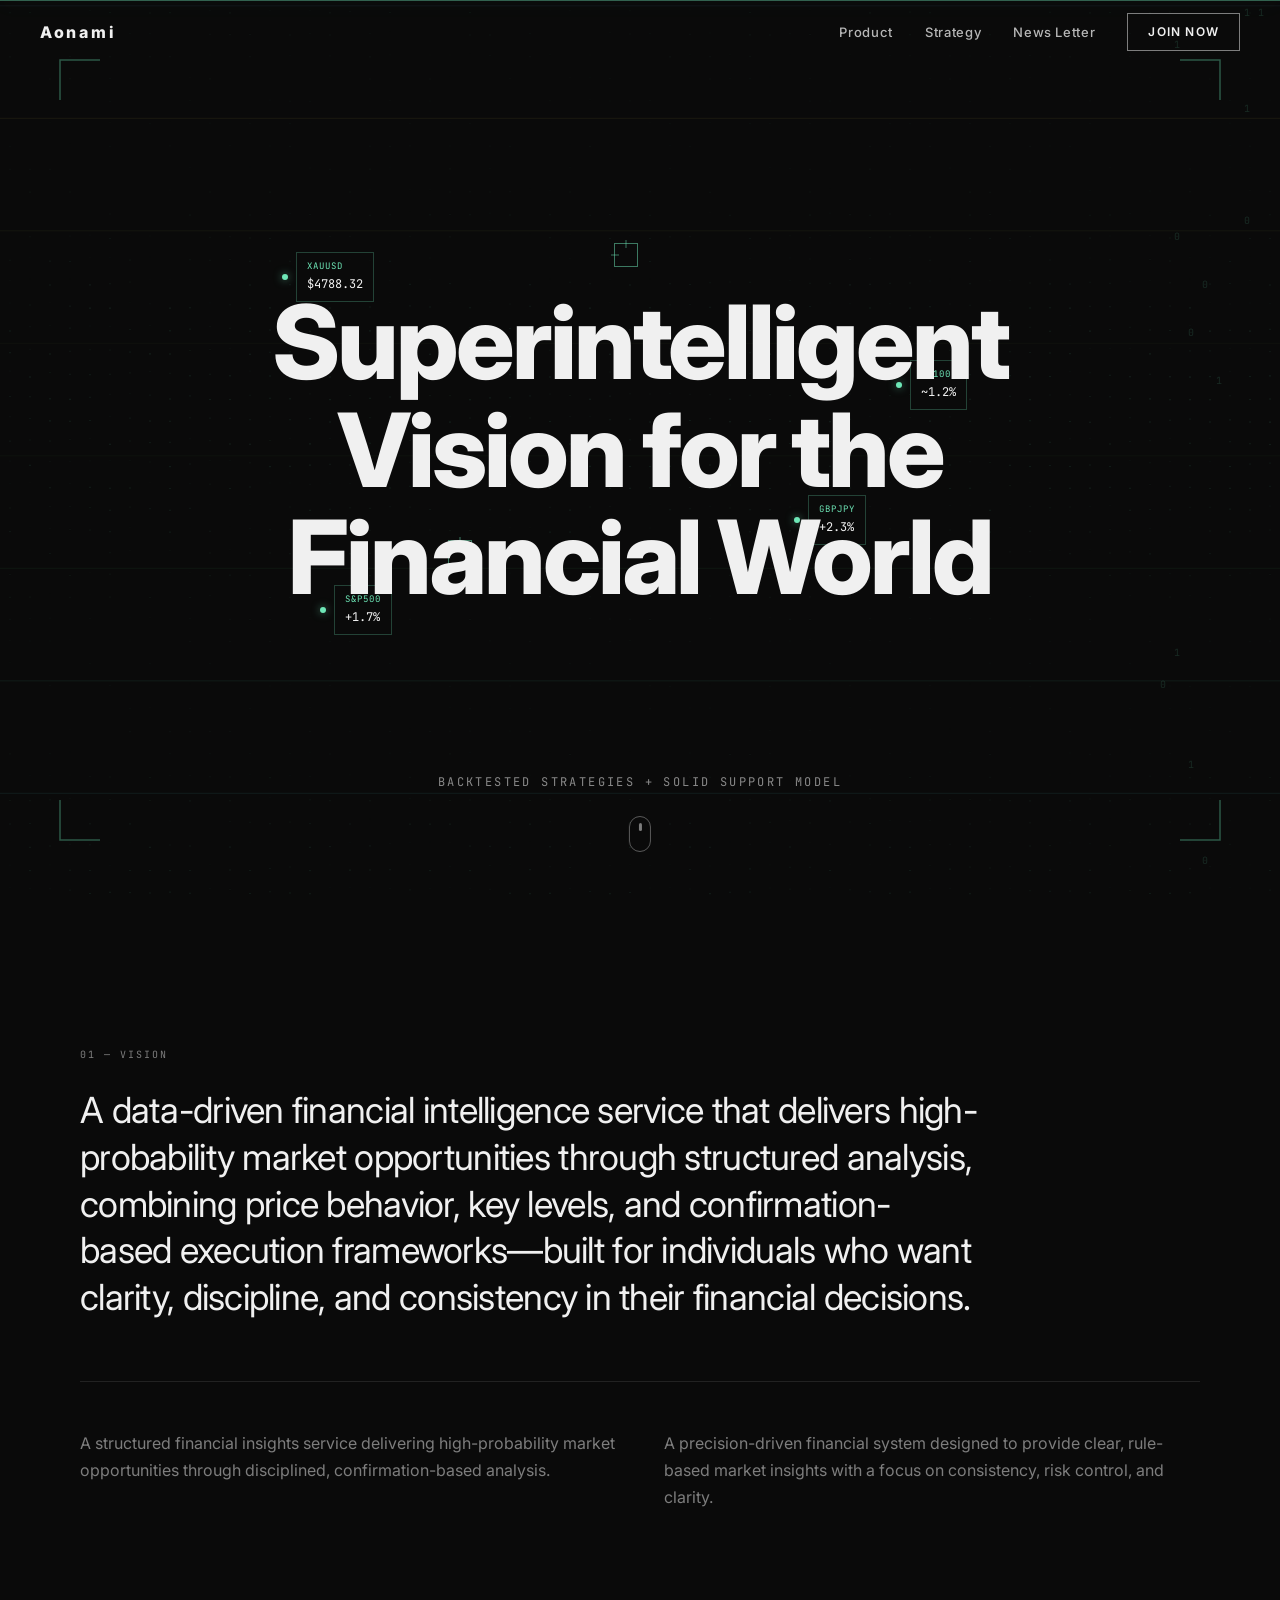
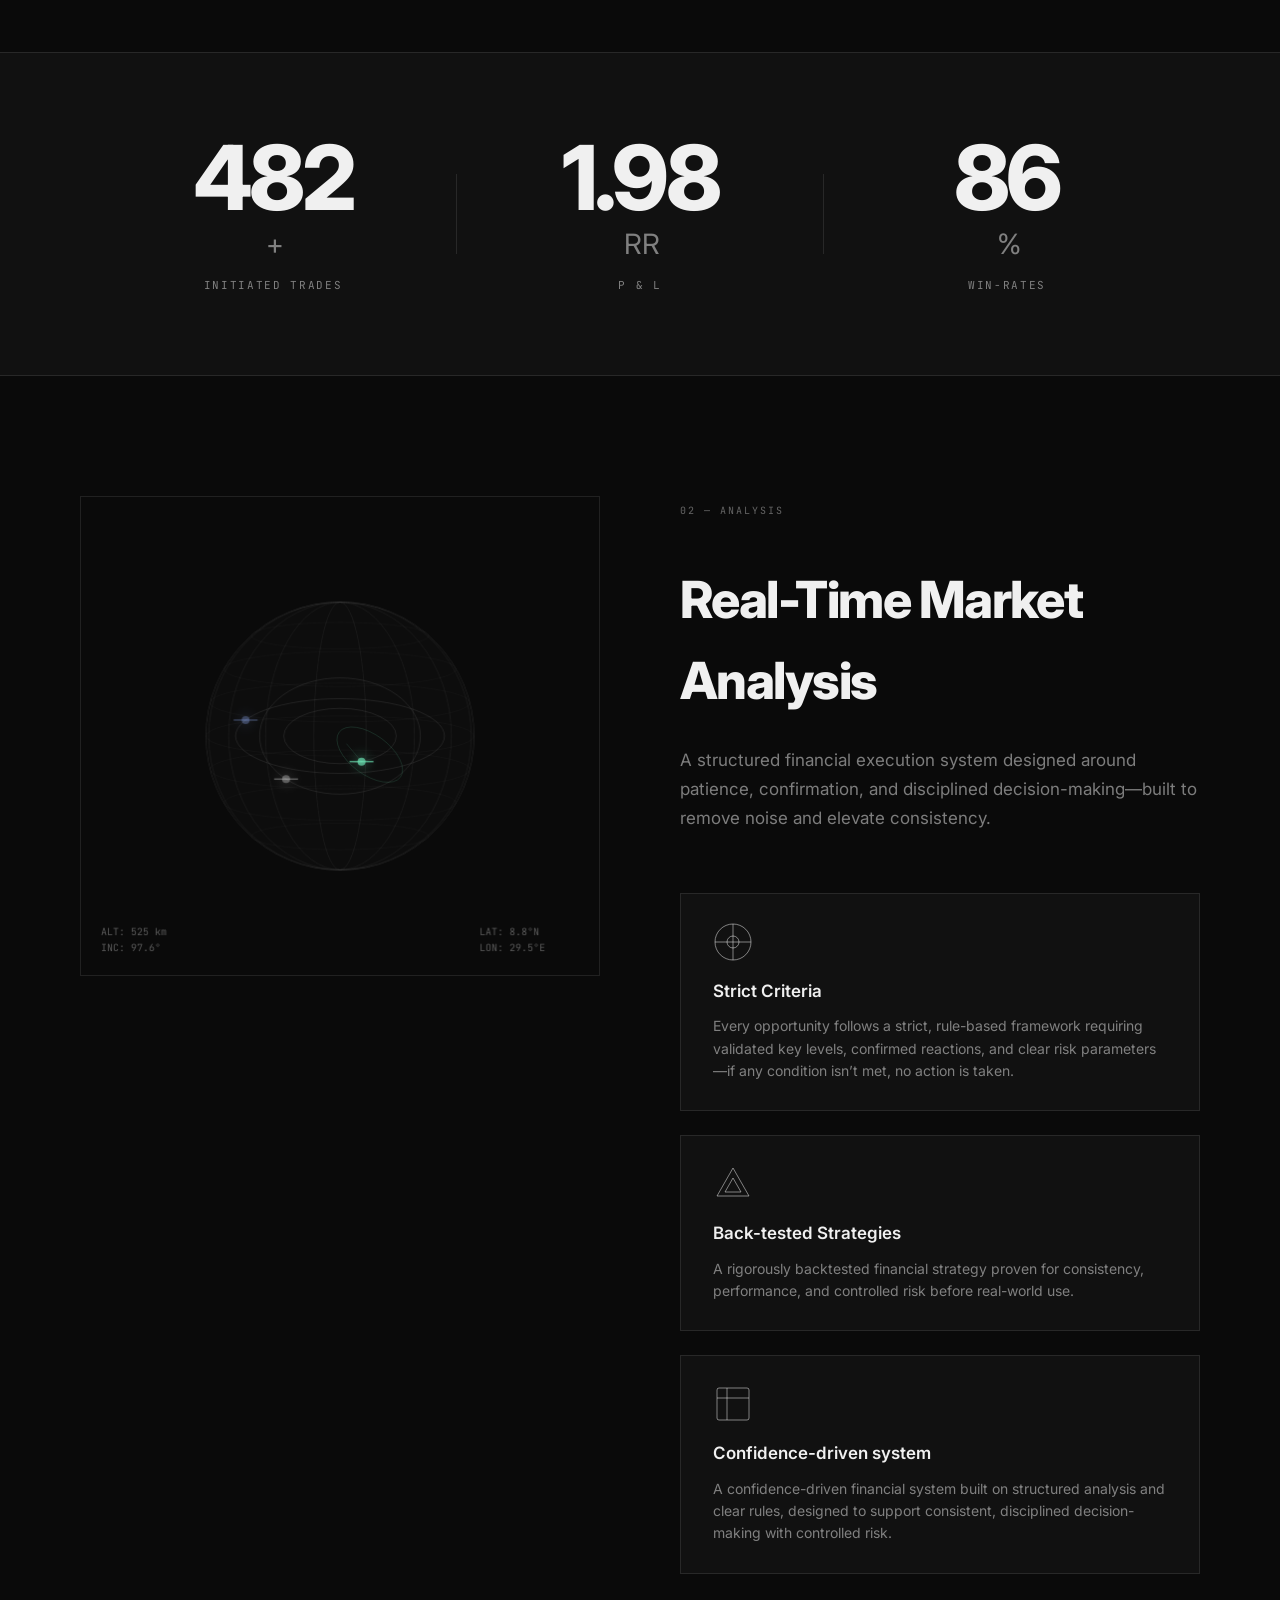
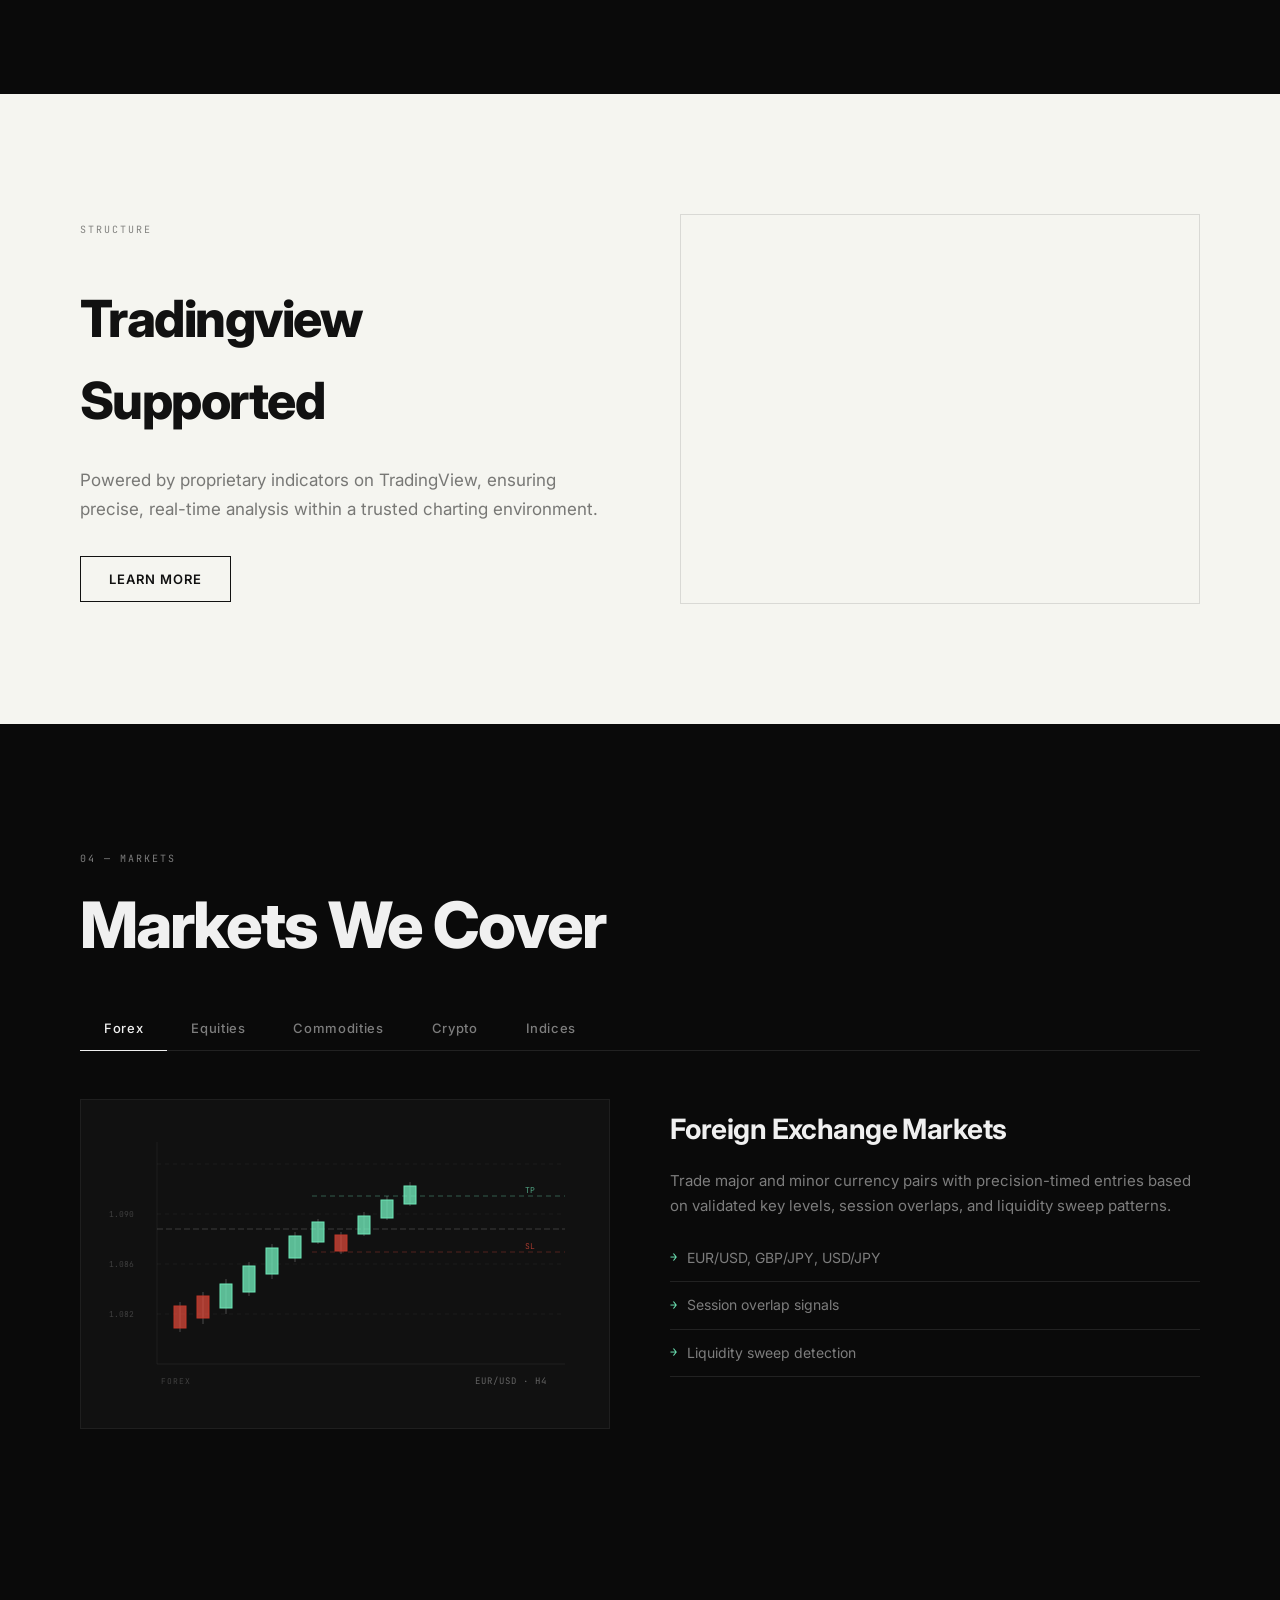
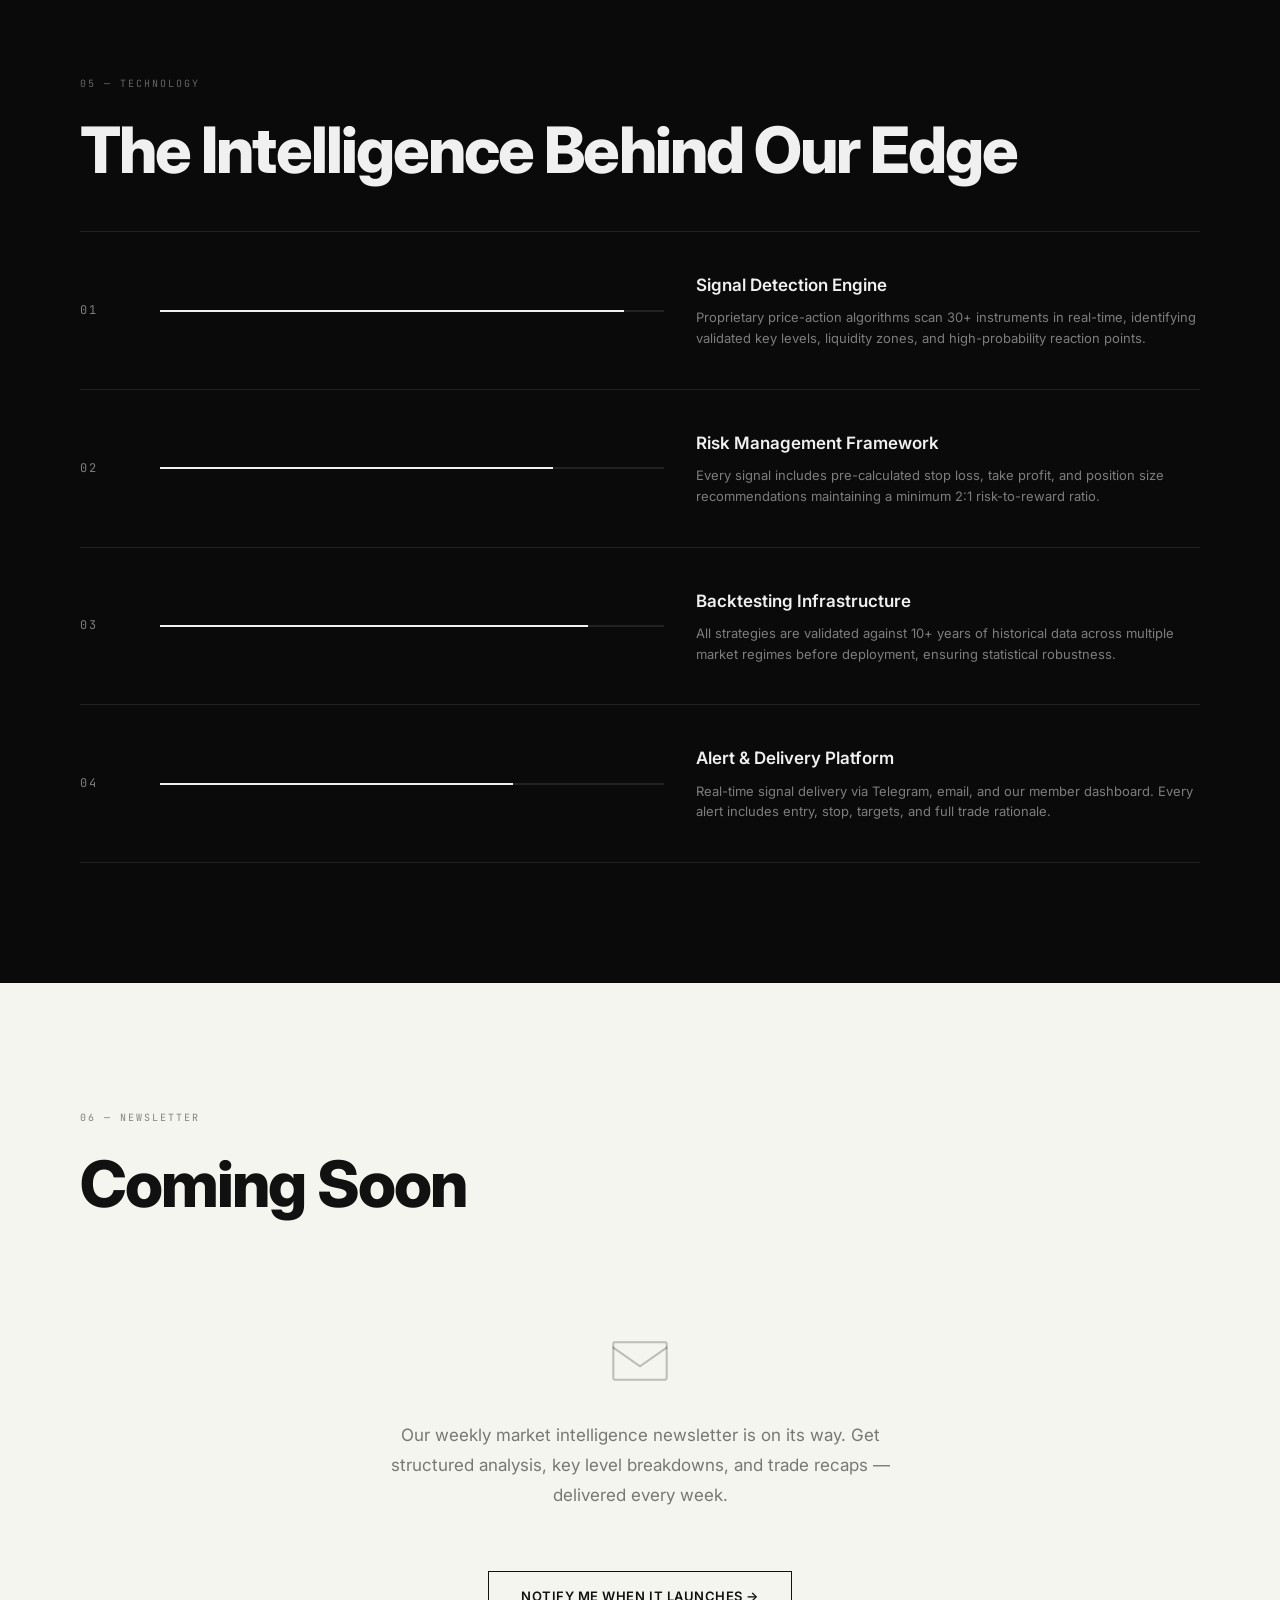
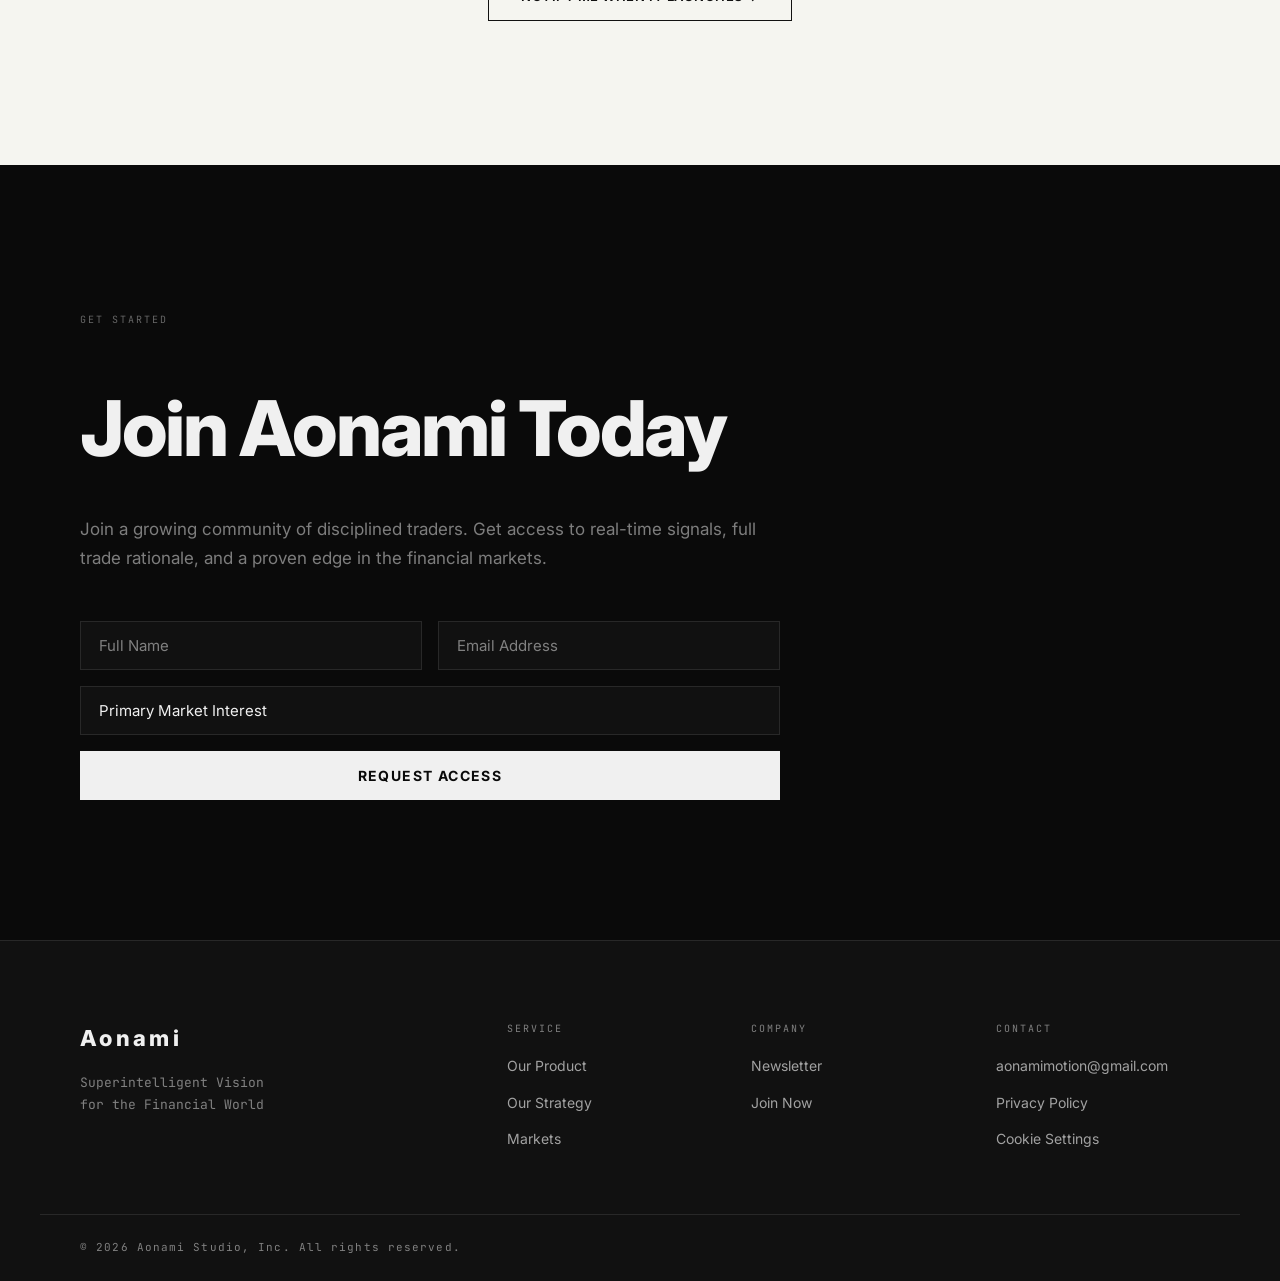
<file: index.html>
<!DOCTYPE html>
<html lang="en">
<head>
  <meta charset="UTF-8" />
  <meta name="viewport" content="width=device-width, initial-scale=1.0" />
  <title>Aonami — Superintelligent Vision for the finance world </title>
  <meta name="description" content="Matter builds breakthrough imaging technology and large world models for superintelligent vision across aerospace, robotics, and applications." />
  <link rel="preconnect" href="https://fonts.googleapis.com" />
  <link rel="preconnect" href="https://fonts.gstatic.com" crossorigin />
  <link href="https://fonts.googleapis.com/css2?family=Inter:wght@300;400;500;600;700;800;900&family=JetBrains+Mono:wght@400;500&display=swap" rel="stylesheet" />
  <link rel="stylesheet" href="style.css" />
</head>
<body>

  <!-- Navigation -->
  <nav id="navbar" class="navbar">
    <div class="nav-inner">
      <a href="#" class="nav-logo" id="logo-link">
        <svg class="logo-svg" viewBox="0 0 80 20" fill="none">
          <text x="0" y="16" font-family="Inter" font-weight="800" font-size="16" fill="currentColor">Aonami</text>
        </svg>
      </a>
      <div class="nav-links" id="nav-links">
        <a href="product.html"      class="nav-link" data-nav="product">Product</a>
        <a href="strategy.html"     class="nav-link" data-nav="strategy">Strategy</a>
        <a href="#press"            class="nav-link" data-nav="press">News Letter</a>
        <a href="payment.html"      class="nav-cta"  id="join-now-btn">Join Now</a>
      </div>
      <button class="nav-hamburger" id="hamburger" aria-label="Menu">
        <span></span><span></span><span></span>
      </button>
    </div>
  </nav>

  <!-- Mobile Menu -->
  <div class="mobile-menu" id="mobile-menu">
    <div class="mobile-menu-inner">
      <a href="product.html"      class="mobile-link">Product</a>
      <a href="strategy.html"     class="mobile-link">Strategy</a>
      <a href="#press"            class="mobile-link">News Letter</a>
      <a href="payment.html"        class="mobile-link mobile-cta">Join Now</a>
    </div>
  </div>

  <!-- ==================== HERO SECTION ==================== -->
  <section class="hero" id="hero">
    <div class="hero-video-wrap">
      <canvas id="hero-canvas"></canvas>
      <div class="hero-scan-overlay">
        <div class="scan-line" id="scan-line"></div>
      </div>
      <!-- Floating technical labels -->
      <div class="tech-label" id="label-1" style="top:28%; left:22%;">
        <span class="label-dot"></span>
        <div class="label-content">
          <span class="label-title mono">XAUUSD</span>
          <span class="label-value mono">$4788.32</span>
        </div>
      </div>
      <div class="tech-label" id="label-2" style="top:55%; left:62%;">
        <span class="label-dot"></span>
        <div class="label-content">
          <span class="label-title mono">GBPJPY</span>
          <span class="label-value mono">+2.3%</span>
        </div>
      </div>
      <div class="tech-label" id="label-3" style="top:40%; left:70%;">
        <span class="label-dot"></span>
        <div class="label-content">
          <span class="label-title mono">NQ100</span>
          <span class="label-value mono">~1.2%</span>
        </div>
      </div>
      <div class="tech-label" id="label-4" style="top:65%; left:25%;">
        <span class="label-dot"></span>
        <div class="label-content">
          <span class="label-title mono">S&P500</span>
          <span class="label-value mono">+1.7%</span>
        </div>
      </div>
      <div class="cross-hair" id="crosshair-1" style="top:27%; left:48%;"></div>
      <div class="cross-hair" id="crosshair-2" style="top:60%; left:35%;"></div>
    </div>

    <div class="hero-content">
      <h1 class="hero-headline" id="hero-headline">
        <span class="hero-line" id="hero-line-1">Superintelligent</span>
        <span class="hero-line" id="hero-line-2">Vision for the</span>
        <span class="hero-line" id="hero-line-3">Financial World</span>
      </h1>
    </div>
    <div class="hero-bottom">
      <p class="hero-sub" id="hero-sub">Backtested Strategies + Solid Support Model</p>
      <div class="scroll-indicator" id="scroll-indicator">
        <div class="scroll-mouse">
          <div class="scroll-wheel"></div>
        </div>
      </div>
    </div>
  </section>

  <!-- ==================== VISION SECTION ==================== -->
  <section class="vision-section" id="vision">
    <div class="container">
      <div class="reveal-block" data-reveal>
        <span class="section-tag mono">01 — VISION</span>
      </div>
      <div class="vision-text-wrap">
        <p class="vision-lead reveal-block" data-reveal>
         A data-driven financial intelligence service that delivers high-probability market opportunities through structured analysis, combining price behavior, key levels, and confirmation-based execution frameworks—built for individuals who want clarity, discipline, and consistency in their financial decisions.
        </p>
        <div class="vision-cols">
          <div class="vision-col reveal-block" data-reveal>
            <p>A structured financial insights service delivering high-probability market opportunities through disciplined, confirmation-based analysis.</p>
          </div>
          <div class="vision-col reveal-block" data-reveal>
            <p>A precision-driven financial system designed to provide clear, rule-based market insights with a focus on consistency, risk control, and clarity.</p>
          </div>
        </div>
      </div>
    </div>
  </section>

  <!-- ==================== COUNTDOWN / STATS ==================== -->
  <section class="stats-section" id="stats">
    <div class="stats-inner">
      <div class="stat-item reveal-block" data-reveal>
        <span class="stat-num" data-count="487">0</span>
        <span class="stat-unit">+</span>
        <span class="stat-label mono">Initiated Trades</span>
      </div>
      <div class="stat-divider"></div>
      <div class="stat-item reveal-block" data-reveal>
        <span class="stat-num" data-count="2 to 1">0</span>
        <span class="stat-unit">RR</span>
        <span class="stat-label mono">P & L</span>
      </div>
      <div class="stat-divider"></div>
      <div class="stat-item reveal-block" data-reveal>
        <span class="stat-num" data-count="87">0</span>
        <span class="stat-unit">%</span>
        <span class="stat-label mono">Win-rates</span>
      </div>
    </div>
  </section>

  <!-- ==================== AEROSPACE SECTION ==================== -->
  <section class="feature-section dark-section" id="aerospace">
    <div class="feature-sticky-wrap">
      <div class="feature-visual">
        <canvas id="satellite-canvas"></canvas>
      </div>
      <div class="feature-content-stack">
        <div class="feature-intro reveal-block" data-reveal>
          <span class="section-tag mono light-tag">02 — ANALYSIS</span>
          <h2 class="feature-heading">Real-Time Market Analysis</h2>
          <p class="feature-body">A structured financial execution system designed around patience, confirmation, and disciplined decision-making—built to remove noise and elevate consistency.</p>
        </div>
        <div class="feature-cards">
          <div class="feat-card reveal-block" data-reveal>
            <div class="feat-card-icon">
              <svg viewBox="0 0 40 40" fill="none">
                <circle cx="20" cy="20" r="18" stroke="currentColor" stroke-width="1"/>
                <circle cx="20" cy="20" r="6" stroke="currentColor" stroke-width="1"/>
                <line x1="20" y1="2" x2="20" y2="38" stroke="currentColor" stroke-width="1"/>
                <line x1="2" y1="20" x2="38" y2="20" stroke="currentColor" stroke-width="1"/>
              </svg>
            </div>
            <h3>Strict Criteria</h3>
            <p>Every opportunity follows a strict, rule-based framework requiring validated key levels, confirmed reactions, and clear risk parameters—if any condition isn’t met, no action is taken.</p>
          </div>
          <div class="feat-card reveal-block" data-reveal>
            <div class="feat-card-icon">
              <svg viewBox="0 0 40 40" fill="none">
                <path d="M20 4L36 32H4L20 4Z" stroke="currentColor" stroke-width="1"/>
                <path d="M20 14L28 28H12L20 14Z" stroke="currentColor" stroke-width="1"/>
              </svg>
            </div>
            <h3>Back-tested Strategies</h3>
            <p>A rigorously backtested financial strategy proven for consistency, performance, and controlled risk before real-world use.</p>
          </div>
          <div class="feat-card reveal-block" data-reveal>
            <div class="feat-card-icon">
              <svg viewBox="0 0 40 40" fill="none">
                <rect x="4" y="4" width="32" height="32" rx="2" stroke="currentColor" stroke-width="1"/>
                <path d="M4 14H36M14 4V36" stroke="currentColor" stroke-width="1"/>
              </svg>
            </div>
            <h3>Confidence-driven system</h3>
            <p>A confidence-driven financial system built on structured analysis and clear rules, designed to support consistent, disciplined decision-making with controlled risk.</p>
          </div>
        </div>
      </div>
    </div>
  </section>

  <!-- ==================== ROBOTICS SECTION ==================== -->
  <section class="feature-section light-section" id="robotics">
    <div class="container">
      <div class="split-layout">
        <div class="split-left">
          <span class="section-tag mono dark-tag reveal-block" data-reveal>Structure</span>
          <h2 class="feature-heading dark reveal-block" data-reveal>Tradingview Supported</h2>
          <p class="feature-body dark reveal-block" data-reveal>Powered by proprietary indicators on TradingView, ensuring precise, real-time analysis within a trusted charting environment.</p>
          <a href="#access" class="btn-outline dark-btn reveal-block" data-reveal>Learn More</a>
        </div>
        <div class="split-right reveal-block" data-reveal>
          <div class="tradingview-box">
            <iframe
              src="https://www.tradingview.com/widgetembed/?frameElementId=tradingview_widget&symbol=FX%3AEURUSD&interval=60&hidesidetoolbar=0&symboledit=1&saveimage=0&toolbarbg=f1f3f6&studies=[]&theme=light&style=1&timezone=Asia%2FSingapore&withdateranges=1&hideideas=1"
              class="tradingview-chart"
              frameborder="0"
              allowtransparency="true"
              scrolling="no">
            </iframe>
          </div>
        </div>
      </div>
    </div>
  </section>

  <!-- ==================== APPLICATIONS ==================== -->
  <section class="apps-section" id="applications">
    <div class="container">
      <div class="reveal-block" data-reveal>
        <span class="section-tag mono">04 — MARKETS</span>
        <h2 class="section-heading">Markets We Cover</h2>
      </div>
      <div class="tabs-wrap">
        <div class="tabs-nav" id="tabs-nav">
          <button class="tab-btn active" data-tab="forex" id="tab-forex">Forex</button>
          <button class="tab-btn" data-tab="equities" id="tab-equities">Equities</button>
          <button class="tab-btn" data-tab="commodities" id="tab-commodities">Commodities</button>
          <button class="tab-btn" data-tab="crypto" id="tab-crypto">Crypto</button>
          <button class="tab-btn" data-tab="indices" id="tab-indices">Indices</button>
        </div>
        <div class="tabs-content">
          <div class="tab-panel active" id="panel-forex">
            <div class="tab-visual tab-chart-visual">
              <svg class="tab-chart-svg" viewBox="0 0 480 280" fill="none" xmlns="http://www.w3.org/2000/svg">
                <!-- Grid -->
                <line x1="52" y1="18" x2="52" y2="240" stroke="rgba(255,255,255,0.06)" stroke-width="1"/>
                <line x1="52" y1="240" x2="460" y2="240" stroke="rgba(255,255,255,0.06)" stroke-width="1"/>
                <line x1="52" y1="190" x2="460" y2="190" stroke="rgba(255,255,255,0.04)" stroke-width="1" stroke-dasharray="4 4"/>
                <line x1="52" y1="140" x2="460" y2="140" stroke="rgba(255,255,255,0.04)" stroke-width="1" stroke-dasharray="4 4"/>
                <line x1="52" y1="90"  x2="460" y2="90"  stroke="rgba(255,255,255,0.04)" stroke-width="1" stroke-dasharray="4 4"/>
                <line x1="52" y1="40"  x2="460" y2="40"  stroke="rgba(255,255,255,0.04)" stroke-width="1" stroke-dasharray="4 4"/>
                <!-- Y labels -->
                <text x="4" y="193" font-family="JetBrains Mono,monospace" font-size="8" fill="rgba(255,255,255,0.2)">1.082</text>
                <text x="4" y="143" font-family="JetBrains Mono,monospace" font-size="8" fill="rgba(255,255,255,0.2)">1.086</text>
                <text x="4" y="93"  font-family="JetBrains Mono,monospace" font-size="8" fill="rgba(255,255,255,0.2)">1.090</text>
                
                <!-- Key level -->
                <line x1="52" y1="105" x2="460" y2="105" stroke="rgba(255,255,255,0.18)" stroke-width="1" stroke-dasharray="6 3"/>
                <!-- Candles -->
                <line x1="75"  y1="208" x2="75"  y2="178" stroke="rgba(255,255,255,0.25)" stroke-width="1"/>
                <rect x="69"  y="182" width="12" height="22" fill="rgba(231,76,60,0.7)" stroke="#c0392b" stroke-width="1"/>
                <line x1="98"  y1="200" x2="98"  y2="168" stroke="rgba(255,255,255,0.25)" stroke-width="1"/>
                <rect x="92"  y="172" width="12" height="22" fill="rgba(231,76,60,0.7)" stroke="#c0392b" stroke-width="1"/>
                <line x1="121" y1="190" x2="121" y2="155" stroke="rgba(255,255,255,0.25)" stroke-width="1"/>
                <rect x="115" y="160" width="12" height="24" fill="rgba(110,231,183,0.8)" stroke="#6ee7b7" stroke-width="1"/>
                <line x1="144" y1="172" x2="144" y2="138" stroke="rgba(255,255,255,0.25)" stroke-width="1"/>
                <rect x="138" y="142" width="12" height="26" fill="rgba(110,231,183,0.8)" stroke="#6ee7b7" stroke-width="1"/>
                <line x1="167" y1="155" x2="167" y2="120" stroke="rgba(255,255,255,0.25)" stroke-width="1"/>
                <rect x="161" y="124" width="12" height="26" fill="rgba(110,231,183,0.8)" stroke="#6ee7b7" stroke-width="1"/>
                <line x1="190" y1="138" x2="190" y2="108" stroke="rgba(255,255,255,0.25)" stroke-width="1"/>
                <rect x="184" y="112" width="12" height="22" fill="rgba(110,231,183,0.8)" stroke="#6ee7b7" stroke-width="1"/>
                <!-- Breakout + pullback -->
                <line x1="213" y1="95" x2="213" y2="120" stroke="rgba(255,255,255,0.25)" stroke-width="1"/>
                <rect x="207" y="98" width="12" height="20" fill="rgba(110,231,183,0.8)" stroke="#6ee7b7" stroke-width="1"/>
                <line x1="236" y1="108" x2="236" y2="130" stroke="rgba(255,255,255,0.25)" stroke-width="1"/>
                <rect x="230" y="111" width="12" height="16" fill="rgba(231,76,60,0.7)" stroke="#c0392b" stroke-width="1"/>
                <line x1="259" y1="88" x2="259" y2="112" stroke="rgba(255,255,255,0.25)" stroke-width="1"/>
                <rect x="253" y="92" width="12" height="18" fill="rgba(110,231,183,0.8)" stroke="#6ee7b7" stroke-width="1"/>
                <line x1="282" y1="72" x2="282" y2="96" stroke="rgba(255,255,255,0.25)" stroke-width="1"/>
                <rect x="276" y="76" width="12" height="18" fill="rgba(110,231,183,0.8)" stroke="#6ee7b7" stroke-width="1"/>
                <line x1="305" y1="58" x2="305" y2="82" stroke="rgba(255,255,255,0.25)" stroke-width="1"/>
                <rect x="299" y="62" width="12" height="18" fill="rgba(110,231,183,0.8)" stroke="#6ee7b7" stroke-width="1"/>
                <!-- TP/SL -->
                <line x1="207" y1="72" x2="460" y2="72" stroke="rgba(110,231,183,0.35)" stroke-width="1" stroke-dasharray="5 4"/>
                <text x="420" y="69" font-family="JetBrains Mono,monospace" font-size="8" fill="#6ee7b7" opacity="0.7">TP</text>
                <line x1="207" y1="128" x2="460" y2="128" stroke="rgba(231,76,60,0.3)" stroke-width="1" stroke-dasharray="5 4"/>
                <text x="420" y="125" font-family="JetBrains Mono,monospace" font-size="8" fill="#e74c3c" opacity="0.7">SL</text>
                <!-- Pair label -->
                <text x="370" y="260" font-family="JetBrains Mono,monospace" font-size="9" fill="rgba(255,255,255,0.35)" letter-spacing="1">EUR/USD · H4</text>
                <!-- Bottom label -->
                <text x="56" y="260" font-family="JetBrains Mono,monospace" font-size="8" fill="rgba(255,255,255,0.2)" letter-spacing="1">FOREX</text>
              </svg>
            </div>
            <div class="tab-info">
              <h3>Foreign Exchange Markets</h3>
              <p>Trade major and minor currency pairs with precision-timed entries based on validated key levels, session overlaps, and liquidity sweep patterns.</p>
              <ul class="spec-list">
                <li><span class="mono">→</span> EUR/USD, GBP/JPY, USD/JPY</li>
                <li><span class="mono">→</span> Session overlap signals</li>
                <li><span class="mono">→</span> Liquidity sweep detection</li>
              </ul>
            </div>
          </div>
          <div class="tab-panel" id="panel-equities">
            <div class="tab-visual tab-chart-visual">
              <svg class="tab-chart-svg" viewBox="0 0 480 280" fill="none" xmlns="http://www.w3.org/2000/svg">
                <!-- Grid -->
                <line x1="52" y1="18" x2="52" y2="240" stroke="rgba(255,255,255,0.06)" stroke-width="1"/>
                <line x1="52" y1="240" x2="460" y2="240" stroke="rgba(255,255,255,0.06)" stroke-width="1"/>
                <line x1="52" y1="190" x2="460" y2="190" stroke="rgba(255,255,255,0.04)" stroke-width="1" stroke-dasharray="4 4"/>
                <line x1="52" y1="140" x2="460" y2="140" stroke="rgba(255,255,255,0.04)" stroke-width="1" stroke-dasharray="4 4"/>
                <line x1="52" y1="90"  x2="460" y2="90"  stroke="rgba(255,255,255,0.04)" stroke-width="1" stroke-dasharray="4 4"/>
                <line x1="52" y1="40"  x2="460" y2="40"  stroke="rgba(255,255,255,0.04)" stroke-width="1" stroke-dasharray="4 4"/>
                <!-- Y labels -->
                <text x="4" y="193" font-family="JetBrains Mono,monospace" font-size="8" fill="rgba(255,255,255,0.2)">1.082</text>
                <text x="4" y="143" font-family="JetBrains Mono,monospace" font-size="8" fill="rgba(255,255,255,0.2)">1.086</text>
                <text x="4" y="93"  font-family="JetBrains Mono,monospace" font-size="8" fill="rgba(255,255,255,0.2)">1.090</text>
                
                <!-- MA line -->
                <path d="M52 210 Q100 195 150 175 Q200 158 250 135 Q300 112 360 88 Q400 72 460 58" stroke="rgba(255,200,80,0.4)" stroke-width="1.5" fill="none"/>
                <!-- Candles -->
                <line x1="75"  y1="218" x2="75"  y2="195" stroke="rgba(255,255,255,0.2)" stroke-width="1"/>
                <rect x="69"  y="198" width="12" height="18" fill="rgba(110,231,183,0.8)" stroke="#6ee7b7" stroke-width="1"/>
                <line x1="98"  y1="210" x2="98"  y2="185" stroke="rgba(255,255,255,0.2)" stroke-width="1"/>
                <rect x="92"  y="188" width="12" height="18" fill="rgba(231,76,60,0.7)" stroke="#c0392b" stroke-width="1"/>
                <line x1="121" y1="202" x2="121" y2="175" stroke="rgba(255,255,255,0.2)" stroke-width="1"/>
                <rect x="115" y="178" width="12" height="20" fill="rgba(110,231,183,0.8)" stroke="#6ee7b7" stroke-width="1"/>
                <!-- Earnings candle (big) -->
                <line x1="144" y1="168" x2="144" y2="108" stroke="rgba(255,255,255,0.3)" stroke-width="1"/>
                <rect x="138" y="112" width="12" height="52" fill="rgba(110,231,183,0.9)" stroke="#6ee7b7" stroke-width="1"/>
                <text x="148" y="106" font-family="JetBrains Mono,monospace" font-size="7" fill="rgba(255,255,255,0.4)">EARN</text>
                <!-- Follow through -->
                <line x1="167" y1="145" x2="167" y2="118" stroke="rgba(255,255,255,0.2)" stroke-width="1"/>
                <rect x="161" y="121" width="12" height="22" fill="rgba(110,231,183,0.8)" stroke="#6ee7b7" stroke-width="1"/>
                <line x1="190" y1="128" x2="190" y2="98" stroke="rgba(255,255,255,0.2)" stroke-width="1"/>
                <rect x="184" y="102" width="12" height="24" fill="rgba(110,231,183,0.8)" stroke="#6ee7b7" stroke-width="1"/>
                <line x1="213" y1="112" x2="213" y2="82" stroke="rgba(255,255,255,0.2)" stroke-width="1"/>
                <rect x="207" y="86" width="12" height="24" fill="rgba(110,231,183,0.8)" stroke="#6ee7b7" stroke-width="1"/>
                <line x1="236" y1="98" x2="236" y2="118" stroke="rgba(255,255,255,0.2)" stroke-width="1"/>
                <rect x="230" y="101" width="12" height="14" fill="rgba(231,76,60,0.7)" stroke="#c0392b" stroke-width="1"/>
                <line x1="259" y1="88" x2="259" y2="62" stroke="rgba(255,255,255,0.2)" stroke-width="1"/>
                <rect x="253" y="65" width="12" height="22" fill="rgba(110,231,183,0.8)" stroke="#6ee7b7" stroke-width="1"/>
                <line x1="282" y1="72" x2="282" y2="50" stroke="rgba(255,255,255,0.2)" stroke-width="1"/>
                <rect x="276" y="54" width="12" height="16" fill="rgba(110,231,183,0.8)" stroke="#6ee7b7" stroke-width="1"/>
                <text x="350" y="260" font-family="JetBrains Mono,monospace" font-size="9" fill="rgba(255,255,255,0.35)" letter-spacing="1">NVDA · D1</text>
                <!-- Bottom label -->
                <text x="56" y="260" font-family="JetBrains Mono,monospace" font-size="8" fill="rgba(255,255,255,0.2)" letter-spacing="1">EQUITIES</text>
              </svg>
            </div>
            <div class="tab-info">
              <h3>Equity Markets</h3>
              <p>Identify high-probability setups on individual stocks and ETFs using institutional order flow, earnings momentum, and key support/resistance levels.</p>
              <ul class="spec-list">
                <li><span class="mono">→</span> AAPL, TSLA, NVDA, SPY</li>
                <li><span class="mono">→</span> Earnings momentum plays</li>
                <li><span class="mono">→</span> Order flow analysis</li>
              </ul>
            </div>
          </div>
          <div class="tab-panel" id="panel-commodities">
            <div class="tab-visual tab-chart-visual">
              <svg class="tab-chart-svg" viewBox="0 0 480 280" fill="none" xmlns="http://www.w3.org/2000/svg">
                <!-- Grid -->
                <line x1="52" y1="18" x2="52" y2="240" stroke="rgba(255,255,255,0.06)" stroke-width="1"/>
                <line x1="52" y1="240" x2="460" y2="240" stroke="rgba(255,255,255,0.06)" stroke-width="1"/>
                <line x1="52" y1="190" x2="460" y2="190" stroke="rgba(255,255,255,0.04)" stroke-width="1" stroke-dasharray="4 4"/>
                <line x1="52" y1="140" x2="460" y2="140" stroke="rgba(255,255,255,0.04)" stroke-width="1" stroke-dasharray="4 4"/>
                <line x1="52" y1="90"  x2="460" y2="90"  stroke="rgba(255,255,255,0.04)" stroke-width="1" stroke-dasharray="4 4"/>
                <line x1="52" y1="40"  x2="460" y2="40"  stroke="rgba(255,255,255,0.04)" stroke-width="1" stroke-dasharray="4 4"/>
                <!-- Y labels -->
                <text x="4" y="193" font-family="JetBrains Mono,monospace" font-size="8" fill="rgba(255,255,255,0.2)">1.082</text>
                <text x="4" y="143" font-family="JetBrains Mono,monospace" font-size="8" fill="rgba(255,255,255,0.2)">1.086</text>
                <text x="4" y="93"  font-family="JetBrains Mono,monospace" font-size="8" fill="rgba(255,255,255,0.2)">1.090</text>
                
                <!-- Demand zone -->
                <rect x="52" y="168" width="408" height="30" fill="rgba(255,200,80,0.06)" stroke="rgba(255,200,80,0.2)" stroke-width="1" stroke-dasharray="5 3"/>
                <text x="56" y="164" font-family="JetBrains Mono,monospace" font-size="7" fill="rgba(255,200,80,0.5)">DEMAND ZONE</text>
                <!-- Candles falling into zone -->
                <line x1="75"  y1="145" x2="75"  y2="172" stroke="rgba(255,255,255,0.2)" stroke-width="1"/>
                <rect x="69"  y="148" width="12" height="20" fill="rgba(231,76,60,0.7)" stroke="#c0392b" stroke-width="1"/>
                <line x1="98"  y1="152" x2="98"  y2="180" stroke="rgba(255,255,255,0.2)" stroke-width="1"/>
                <rect x="92"  y="156" width="12" height="20" fill="rgba(231,76,60,0.7)" stroke="#c0392b" stroke-width="1"/>
                <line x1="121" y1="162" x2="121" y2="190" stroke="rgba(255,255,255,0.2)" stroke-width="1"/>
                <rect x="115" y="166" width="12" height="20" fill="rgba(231,76,60,0.7)" stroke="#c0392b" stroke-width="1"/>
                <!-- Rejection + reversal -->
                <line x1="144" y1="158" x2="144" y2="198" stroke="rgba(255,200,80,0.6)" stroke-width="1.5"/>
                <rect x="138" y="162" width="12" height="24" fill="rgba(255,200,80,0.6)" stroke="rgba(255,200,80,0.9)" stroke-width="1"/>
                <!-- Rally -->
                <line x1="167" y1="138" x2="167" y2="165" stroke="rgba(255,255,255,0.2)" stroke-width="1"/>
                <rect x="161" y="141" width="12" height="22" fill="rgba(255,200,80,0.75)" stroke="rgba(255,200,80,0.9)" stroke-width="1"/>
                <line x1="190" y1="118" x2="190" y2="144" stroke="rgba(255,255,255,0.2)" stroke-width="1"/>
                <rect x="184" y="122" width="12" height="20" fill="rgba(255,200,80,0.75)" stroke="rgba(255,200,80,0.9)" stroke-width="1"/>
                <line x1="213" y1="100" x2="213" y2="125" stroke="rgba(255,255,255,0.2)" stroke-width="1"/>
                <rect x="207" y="104" width="12" height="20" fill="rgba(255,200,80,0.75)" stroke="rgba(255,200,80,0.9)" stroke-width="1"/>
                <line x1="236" y1="115" x2="236" y2="132" stroke="rgba(255,255,255,0.2)" stroke-width="1"/>
                <rect x="230" y="117" width="12" height="14" fill="rgba(231,76,60,0.7)" stroke="#c0392b" stroke-width="1"/>
                <line x1="259" y1="82" x2="259" y2="108" stroke="rgba(255,255,255,0.2)" stroke-width="1"/>
                <rect x="253" y="86" width="12" height="20" fill="rgba(255,200,80,0.75)" stroke="rgba(255,200,80,0.9)" stroke-width="1"/>
                <line x1="282" y1="65" x2="282" y2="90" stroke="rgba(255,255,255,0.2)" stroke-width="1"/>
                <rect x="276" y="68" width="12" height="20" fill="rgba(255,200,80,0.75)" stroke="rgba(255,200,80,0.9)" stroke-width="1"/>
                <!-- TP -->
                <line x1="138" y1="58" x2="460" y2="58" stroke="rgba(255,200,80,0.3)" stroke-width="1" stroke-dasharray="5 4"/>
                <text x="420" y="55" font-family="JetBrains Mono,monospace" font-size="8" fill="rgba(255,200,80,0.7)">TP</text>
                <text x="350" y="260" font-family="JetBrains Mono,monospace" font-size="9" fill="rgba(255,255,255,0.35)" letter-spacing="1">XAUUSD · H1</text>
                <!-- Bottom label -->
                <text x="56" y="260" font-family="JetBrains Mono,monospace" font-size="8" fill="rgba(255,255,255,0.2)" letter-spacing="1">COMMODITIES</text>
              </svg>
            </div>
            <div class="tab-info">
              <h3>Commodities</h3>
              <p>Capture structured moves in gold, oil, and silver using macro-driven frameworks, safe-haven flows, and supply-demand imbalances.</p>
              <ul class="spec-list">
                <li><span class="mono">→</span> XAUUSD, WTIUSD, XAGUSD</li>
                <li><span class="mono">→</span> Macro-driven entries</li>
                <li><span class="mono">→</span> Safe-haven flow signals</li>
              </ul>
            </div>
          </div>
          <div class="tab-panel" id="panel-crypto">
            <div class="tab-visual tab-chart-visual">
              <svg class="tab-chart-svg" viewBox="0 0 480 280" fill="none" xmlns="http://www.w3.org/2000/svg">
                <!-- Grid -->
                <line x1="52" y1="18" x2="52" y2="240" stroke="rgba(255,255,255,0.06)" stroke-width="1"/>
                <line x1="52" y1="240" x2="460" y2="240" stroke="rgba(255,255,255,0.06)" stroke-width="1"/>
                <line x1="52" y1="190" x2="460" y2="190" stroke="rgba(255,255,255,0.04)" stroke-width="1" stroke-dasharray="4 4"/>
                <line x1="52" y1="140" x2="460" y2="140" stroke="rgba(255,255,255,0.04)" stroke-width="1" stroke-dasharray="4 4"/>
                <line x1="52" y1="90"  x2="460" y2="90"  stroke="rgba(255,255,255,0.04)" stroke-width="1" stroke-dasharray="4 4"/>
                <line x1="52" y1="40"  x2="460" y2="40"  stroke="rgba(255,255,255,0.04)" stroke-width="1" stroke-dasharray="4 4"/>
                <!-- Y labels -->
                <text x="4" y="193" font-family="JetBrains Mono,monospace" font-size="8" fill="rgba(255,255,255,0.2)">1.082</text>
                <text x="4" y="143" font-family="JetBrains Mono,monospace" font-size="8" fill="rgba(255,255,255,0.2)">1.086</text>
                <text x="4" y="93"  font-family="JetBrains Mono,monospace" font-size="8" fill="rgba(255,255,255,0.2)">1.090</text>
                
                <!-- Equal highs -->
                <line x1="52" y1="95" x2="300" y2="95" stroke="rgba(167,139,250,0.3)" stroke-width="1" stroke-dasharray="5 3"/>
                <text x="56" y="90" font-family="JetBrains Mono,monospace" font-size="7" fill="rgba(167,139,250,0.5)">EQH</text>
                <!-- Choppy buildup -->
                <line x1="75"  y1="188" x2="75"  y2="160" stroke="rgba(255,255,255,0.2)" stroke-width="1"/>
                <rect x="69"  y="163" width="12" height="22" fill="rgba(110,231,183,0.7)" stroke="#6ee7b7" stroke-width="1"/>
                <line x1="98"  y1="178" x2="98"  y2="152" stroke="rgba(255,255,255,0.2)" stroke-width="1"/>
                <rect x="92"  y="155" width="12" height="20" fill="rgba(231,76,60,0.7)" stroke="#c0392b" stroke-width="1"/>
                <line x1="121" y1="168" x2="121" y2="142" stroke="rgba(255,255,255,0.2)" stroke-width="1"/>
                <rect x="115" y="145" width="12" height="20" fill="rgba(110,231,183,0.7)" stroke="#6ee7b7" stroke-width="1"/>
                <line x1="144" y1="158" x2="144" y2="130" stroke="rgba(255,255,255,0.2)" stroke-width="1"/>
                <rect x="138" y="133" width="12" height="22" fill="rgba(110,231,183,0.7)" stroke="#6ee7b7" stroke-width="1"/>
                <line x1="167" y1="148" x2="167" y2="122" stroke="rgba(255,255,255,0.2)" stroke-width="1"/>
                <rect x="161" y="125" width="12" height="20" fill="rgba(231,76,60,0.7)" stroke="#c0392b" stroke-width="1"/>
                <!-- Sweep wick above EQH -->
                <line x1="190" y1="68" x2="190" y2="118" stroke="rgba(167,139,250,0.9)" stroke-width="2"/>
                <rect x="184" y="98" width="12" height="22" fill="rgba(167,139,250,0.5)" stroke="rgba(167,139,250,0.9)" stroke-width="1"/>
                <text x="204" y="72" font-family="JetBrains Mono,monospace" font-size="7" fill="rgba(167,139,250,0.8)">SWEEP</text>
                <!-- Strong pump -->
                <line x1="213" y1="85" x2="213" y2="115" stroke="rgba(255,255,255,0.2)" stroke-width="1"/>
                <rect x="207" y="88" width="12" height="25" fill="rgba(110,231,183,0.9)" stroke="#6ee7b7" stroke-width="1"/>
                <line x1="236" y1="62" x2="236" y2="92" stroke="rgba(255,255,255,0.2)" stroke-width="1"/>
                <rect x="230" y="65" width="12" height="26" fill="rgba(110,231,183,0.9)" stroke="#6ee7b7" stroke-width="1"/>
                <line x1="259" y1="44" x2="259" y2="70" stroke="rgba(255,255,255,0.2)" stroke-width="1"/>
                <rect x="253" y="47" width="12" height="22" fill="rgba(110,231,183,0.9)" stroke="#6ee7b7" stroke-width="1"/>
                <line x1="282" y1="30" x2="282" y2="52" stroke="rgba(255,255,255,0.2)" stroke-width="1"/>
                <rect x="276" y="33" width="12" height="18" fill="rgba(110,231,183,0.9)" stroke="#6ee7b7" stroke-width="1"/>
                <text x="365" y="260" font-family="JetBrains Mono,monospace" font-size="9" fill="rgba(255,255,255,0.35)" letter-spacing="1">BTC/USD · H4</text>
                <!-- Bottom label -->
                <text x="56" y="260" font-family="JetBrains Mono,monospace" font-size="8" fill="rgba(255,255,255,0.2)" letter-spacing="1">CRYPTO</text>
              </svg>
            </div>
            <div class="tab-info">
              <h3>Cryptocurrency</h3>
              <p>Navigate high-volatility digital asset markets with clear structure-based signals, on-chain confirmation, and disciplined risk parameters.</p>
              <ul class="spec-list">
                <li><span class="mono">→</span> BTC, ETH, SOL</li>
                <li><span class="mono">→</span> On-chain confirmation</li>
                <li><span class="mono">→</span> Volatility-adjusted sizing</li>
              </ul>
            </div>
          </div>
          <div class="tab-panel" id="panel-indices">
            <div class="tab-visual tab-chart-visual">
              <svg class="tab-chart-svg" viewBox="0 0 480 280" fill="none" xmlns="http://www.w3.org/2000/svg">
                <!-- Grid -->
                <line x1="52" y1="18" x2="52" y2="240" stroke="rgba(255,255,255,0.06)" stroke-width="1"/>
                <line x1="52" y1="240" x2="460" y2="240" stroke="rgba(255,255,255,0.06)" stroke-width="1"/>
                <line x1="52" y1="190" x2="460" y2="190" stroke="rgba(255,255,255,0.04)" stroke-width="1" stroke-dasharray="4 4"/>
                <line x1="52" y1="140" x2="460" y2="140" stroke="rgba(255,255,255,0.04)" stroke-width="1" stroke-dasharray="4 4"/>
                <line x1="52" y1="90"  x2="460" y2="90"  stroke="rgba(255,255,255,0.04)" stroke-width="1" stroke-dasharray="4 4"/>
                <line x1="52" y1="40"  x2="460" y2="40"  stroke="rgba(255,255,255,0.04)" stroke-width="1" stroke-dasharray="4 4"/>
                <!-- Y labels -->
                <text x="4" y="193" font-family="JetBrains Mono,monospace" font-size="8" fill="rgba(255,255,255,0.2)">1.082</text>
                <text x="4" y="143" font-family="JetBrains Mono,monospace" font-size="8" fill="rgba(255,255,255,0.2)">1.086</text>
                <text x="4" y="93"  font-family="JetBrains Mono,monospace" font-size="8" fill="rgba(255,255,255,0.2)">1.090</text>
                
                <!-- Uptrend channel -->
                <path d="M52 220 Q150 185 250 145 Q350 105 460 68" stroke="rgba(80,180,255,0.25)" stroke-width="1.5" fill="none" stroke-dasharray="6 4"/>
                <path d="M52 240 Q150 205 250 165 Q350 125 460 88" stroke="rgba(80,180,255,0.12)" stroke-width="1" fill="none" stroke-dasharray="6 4"/>
                <!-- Candles in trend -->
                <line x1="75"  y1="222" x2="75"  y2="200" stroke="rgba(255,255,255,0.2)" stroke-width="1"/>
                <rect x="69"  y="203" width="12" height="16" fill="rgba(80,180,255,0.75)" stroke="rgba(80,180,255,0.9)" stroke-width="1"/>
                <line x1="98"  y1="210" x2="98"  y2="188" stroke="rgba(255,255,255,0.2)" stroke-width="1"/>
                <rect x="92"  y="191" width="12" height="16" fill="rgba(80,180,255,0.75)" stroke="rgba(80,180,255,0.9)" stroke-width="1"/>
                <!-- Pullback -->
                <line x1="121" y1="185" x2="121" y2="205" stroke="rgba(255,255,255,0.2)" stroke-width="1"/>
                <rect x="115" y="187" width="12" height="16" fill="rgba(231,76,60,0.7)" stroke="#c0392b" stroke-width="1"/>
                <line x1="144" y1="190" x2="144" y2="210" stroke="rgba(255,255,255,0.2)" stroke-width="1"/>
                <rect x="138" y="193" width="12" height="14" fill="rgba(231,76,60,0.7)" stroke="#c0392b" stroke-width="1"/>
                <!-- Re-entry -->
                <rect x="112" y="182" width="48" height="32" fill="rgba(80,180,255,0.06)" stroke="rgba(80,180,255,0.25)" stroke-width="1" stroke-dasharray="4 3"/>
                <line x1="167" y1="175" x2="167" y2="152" stroke="rgba(255,255,255,0.2)" stroke-width="1"/>
                <rect x="161" y="155" width="12" height="18" fill="rgba(80,180,255,0.75)" stroke="rgba(80,180,255,0.9)" stroke-width="1"/>
                <line x1="190" y1="158" x2="190" y2="135" stroke="rgba(255,255,255,0.2)" stroke-width="1"/>
                <rect x="184" y="138" width="12" height="18" fill="rgba(80,180,255,0.75)" stroke="rgba(80,180,255,0.9)" stroke-width="1"/>
                <line x1="213" y1="138" x2="213" y2="115" stroke="rgba(255,255,255,0.2)" stroke-width="1"/>
                <rect x="207" y="118" width="12" height="18" fill="rgba(80,180,255,0.75)" stroke="rgba(80,180,255,0.9)" stroke-width="1"/>
                <line x1="236" y1="122" x2="236" y2="99" stroke="rgba(255,255,255,0.2)" stroke-width="1"/>
                <rect x="230" y="102" width="12" height="18" fill="rgba(80,180,255,0.75)" stroke="rgba(80,180,255,0.9)" stroke-width="1"/>
                <line x1="259" y1="105" x2="259" y2="82" stroke="rgba(255,255,255,0.2)" stroke-width="1"/>
                <rect x="253" y="85" width="12" height="18" fill="rgba(80,180,255,0.75)" stroke="rgba(80,180,255,0.9)" stroke-width="1"/>
                <line x1="282" y1="88" x2="282" y2="65" stroke="rgba(255,255,255,0.2)" stroke-width="1"/>
                <rect x="276" y="68" width="12" height="18" fill="rgba(80,180,255,0.75)" stroke="rgba(80,180,255,0.9)" stroke-width="1"/>
                <text x="355" y="260" font-family="JetBrains Mono,monospace" font-size="9" fill="rgba(255,255,255,0.35)" letter-spacing="1">SPX500 · D1</text>
                <!-- Bottom label -->
                <text x="56" y="260" font-family="JetBrains Mono,monospace" font-size="8" fill="rgba(255,255,255,0.2)" letter-spacing="1">INDICES</text>
              </svg>
            </div>
            <div class="tab-info">
              <h3>Global Indices</h3>
              <p>Trade broad market direction on the S&amp;P 500, Nasdaq 100, and DAX using trend-following systems and macroeconomic catalysts.</p>
              <ul class="spec-list">
                <li><span class="mono">→</span> S&amp;P500, NQ100, DAX</li>
                <li><span class="mono">→</span> Trend-following systems</li>
                <li><span class="mono">→</span> Macro catalyst tracking</li>
              </ul>
        </div>
          </div>
        </div>
      </div>
    </div>
  </section>

  <!-- ==================== TECHNOLOGY SECTION ==================== -->
  <section class="tech-section dark-section" id="technology">
    <div class="container">
      <div class="reveal-block" data-reveal>
        <span class="section-tag mono light-tag">05 — TECHNOLOGY</span>
        <h2 class="section-heading light">The Intelligence Behind Our Edge</h2>
      </div>
      <div class="tech-layers">
        <div class="tech-layer reveal-block" data-reveal>
          <div class="tech-layer-num mono">01</div>
          <div class="tech-layer-bar">
            <div class="tech-bar-fill" style="width:92%"></div>
          </div>
          <div class="tech-layer-info">
            <h3>Signal Detection Engine</h3>
            <p>Proprietary price-action algorithms scan 30+ instruments in real-time, identifying validated key levels, liquidity zones, and high-probability reaction points.</p>
          </div>
        </div>
        <div class="tech-layer reveal-block" data-reveal>
          <div class="tech-layer-num mono">02</div>
          <div class="tech-layer-bar">
            <div class="tech-bar-fill" style="width:78%"></div>
          </div>
          <div class="tech-layer-info">
            <h3>Risk Management Framework</h3>
            <p>Every signal includes pre-calculated stop loss, take profit, and position size recommendations maintaining a minimum 2:1 risk-to-reward ratio.</p>
          </div>
        </div>
        <div class="tech-layer reveal-block" data-reveal>
          <div class="tech-layer-num mono">03</div>
          <div class="tech-layer-bar">
            <div class="tech-bar-fill" style="width:85%"></div>
          </div>
          <div class="tech-layer-info">
            <h3>Backtesting Infrastructure</h3>
            <p>All strategies are validated against 10+ years of historical data across multiple market regimes before deployment, ensuring statistical robustness.</p>
          </div>
        </div>
        <div class="tech-layer reveal-block" data-reveal>
          <div class="tech-layer-num mono">04</div>
          <div class="tech-layer-bar">
            <div class="tech-bar-fill" style="width:70%"></div>
          </div>
          <div class="tech-layer-info">
            <h3>Alert &amp; Delivery Platform</h3>
            <p>Real-time signal delivery via Telegram, email, and our member dashboard. Every alert includes entry, stop, targets, and full trade rationale.</p>
          </div>
        </div>
      </div>
    </div>
  </section>

  <!-- ==================== NEWSLETTER SECTION ==================== -->
  <section class="press-section light-section" id="press">
    <div class="container">
      <div class="reveal-block" data-reveal>
        <span class="section-tag mono dark-tag">06 — NEWSLETTER</span>
        <h2 class="section-heading dark">Coming Soon</h2>
      </div>
      <div class="newsletter-coming reveal-block" data-reveal>
        <div class="newsletter-coming-inner">
          <div class="newsletter-coming-icon">
            <svg viewBox="0 0 48 48" fill="none" xmlns="http://www.w3.org/2000/svg">
              <rect x="4" y="10" width="40" height="28" rx="1" stroke="currentColor" stroke-width="1.5"/>
              <path d="M4 14l20 14 20-14" stroke="currentColor" stroke-width="1.5" stroke-linecap="round"/>
            </svg>
          </div>
          <p class="newsletter-coming-text">Our weekly market intelligence newsletter is on its way. Get structured analysis, key level breakdowns, and trade recaps — delivered every week.</p>
          <a href="mailto:aonamimotion@gmail.com?subject=Newsletter%20Waitlist" class="btn-outline dark-btn newsletter-notify-btn">Notify Me When It Launches →</a>
        </div>
      </div>
    </div>
  </section>


  <!-- ==================== EARLY ACCESS CTA ==================== -->
  <section class="cta-section dark-section" id="access">
    <div class="container">
      <div class="cta-inner reveal-block" data-reveal>
        <span class="section-tag mono light-tag">GET STARTED</span>
        <h2 class="cta-headline">Join Aonami Today</h2>
        <p class="cta-sub">Join a growing community of disciplined traders. Get access to real-time signals, full trade rationale, and a proven edge in the financial markets.</p>
        <form class="access-form" id="access-form">
          <div class="form-row">
            <input type="text" placeholder="Full Name" class="form-input" id="form-name" required />
            <input type="email" placeholder="Email Address" class="form-input" id="form-email" required />
          </div>
          <div class="form-row single">
            <select class="form-input form-select" id="form-use-case" required>
              <option value="" disabled selected>Primary Market Interest</option>
              <option value="forex">Forex</option>
              <option value="equities">Equities</option>
              <option value="commodities">Commodities (Gold / Oil)</option>
              <option value="crypto">Cryptocurrency</option>
              <option value="indices">Indices</option>
              <option value="other">Other</option>
            </select>
          </div>
          <button type="submit" class="btn-primary" id="form-submit">Request Access</button>
        </form>
      </div>
    </div>
  </section>

  <!-- ==================== FOOTER ==================== -->
  <footer class="site-footer" id="footer">
    <div class="footer-inner">
      <div class="footer-brand">
        <span class="footer-logo">Aonami</span>
        <p class="footer-tagline mono">Superintelligent Vision<br>for the Financial World</p>
      </div>
      <div class="footer-cols">
        <div class="footer-col">
          <span class="footer-col-title mono">Service</span>
          <a href="product.html">Our Product</a>
          <a href="strategy.html">Our Strategy</a>
          <a href="#applications">Markets</a>
        </div>
        <div class="footer-col">
          <span class="footer-col-title mono">Company</span>
          <a href="#press">Newsletter</a>
          <a href="payment.html">Join Now</a>
        </div>
        <div class="footer-col">
          <span class="footer-col-title mono">Contact</span>
          <a href="mailto:aonamimotion@gmail.com">aonamimotion@gmail.com</a>

          <a href="#">Privacy Policy</a>
          <a href="#">Cookie Settings</a>
        </div>
      </div>
    </div>
    <div class="footer-bottom">
      <span class="mono">© 2026 Aonami Studio, Inc. All rights reserved.</span>
    </div>
  </footer>

  <script src="script.js"></script>
</body>
</html>
</file>
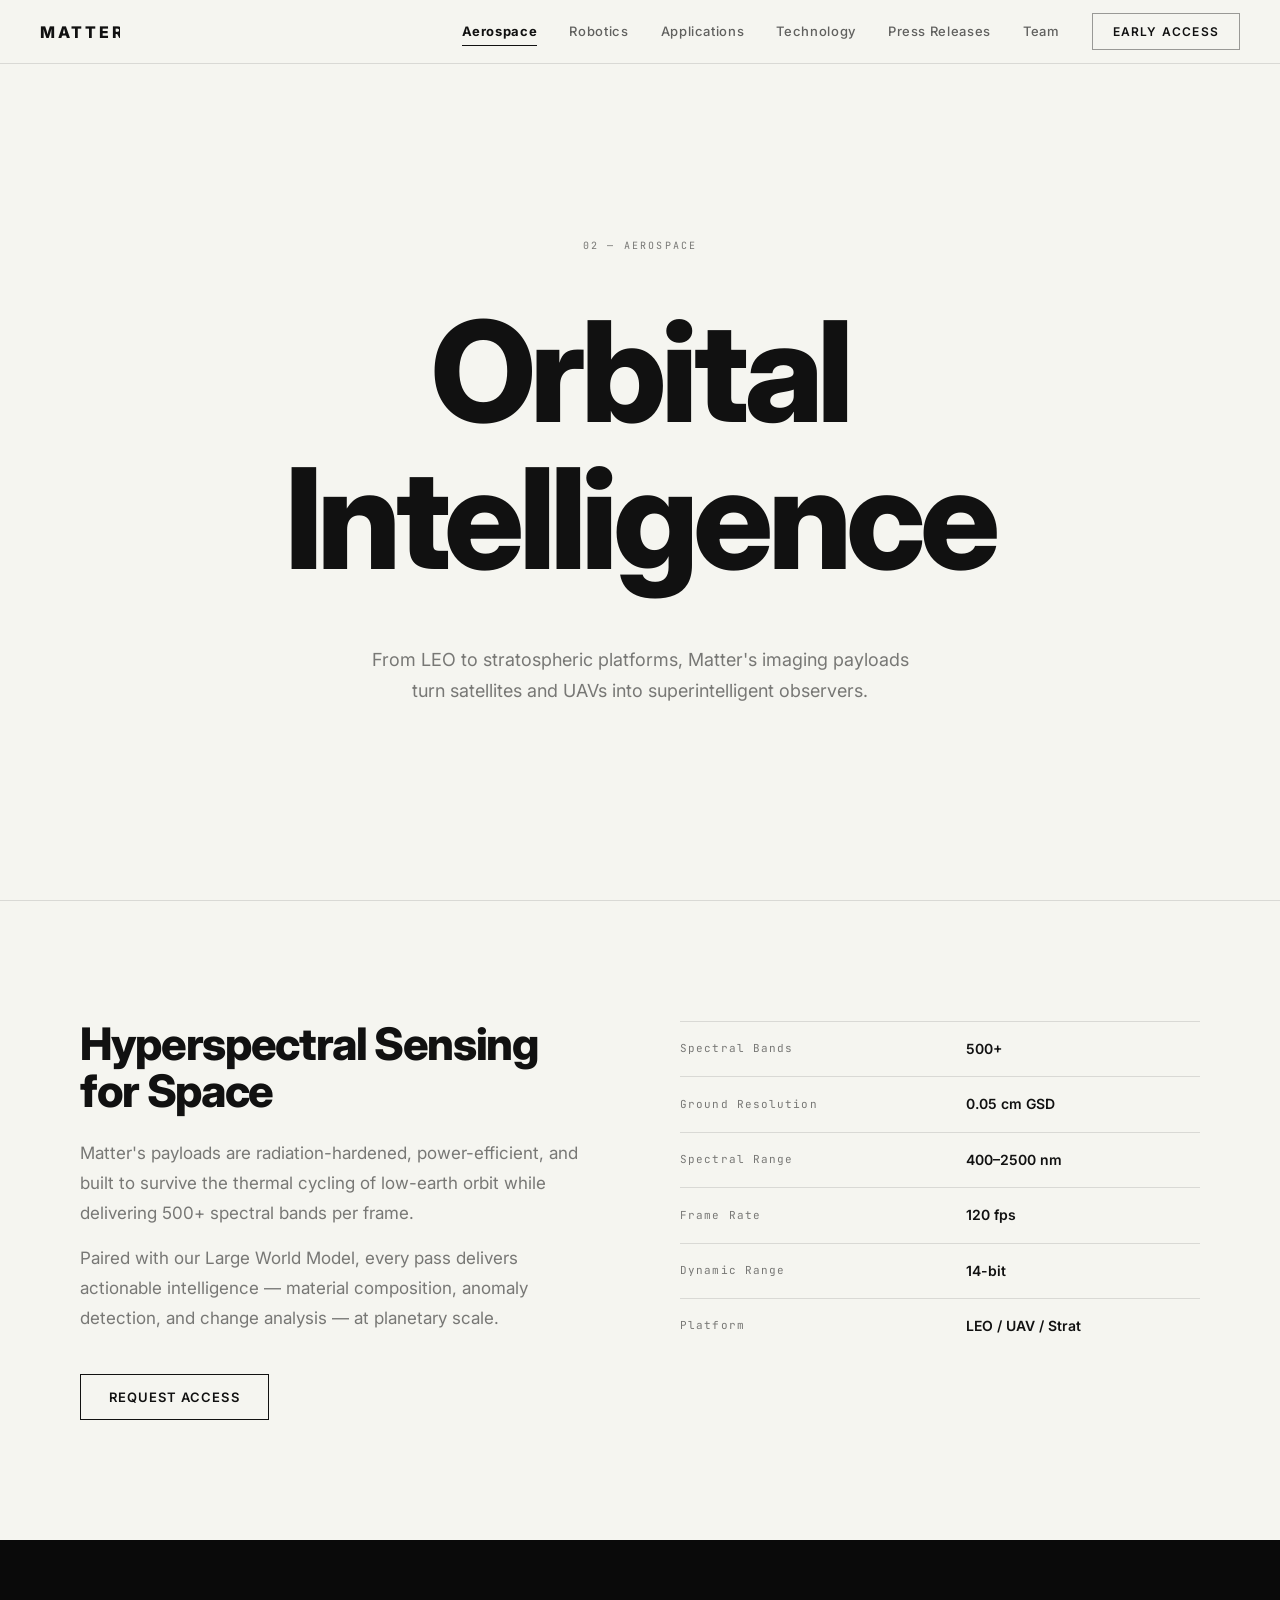
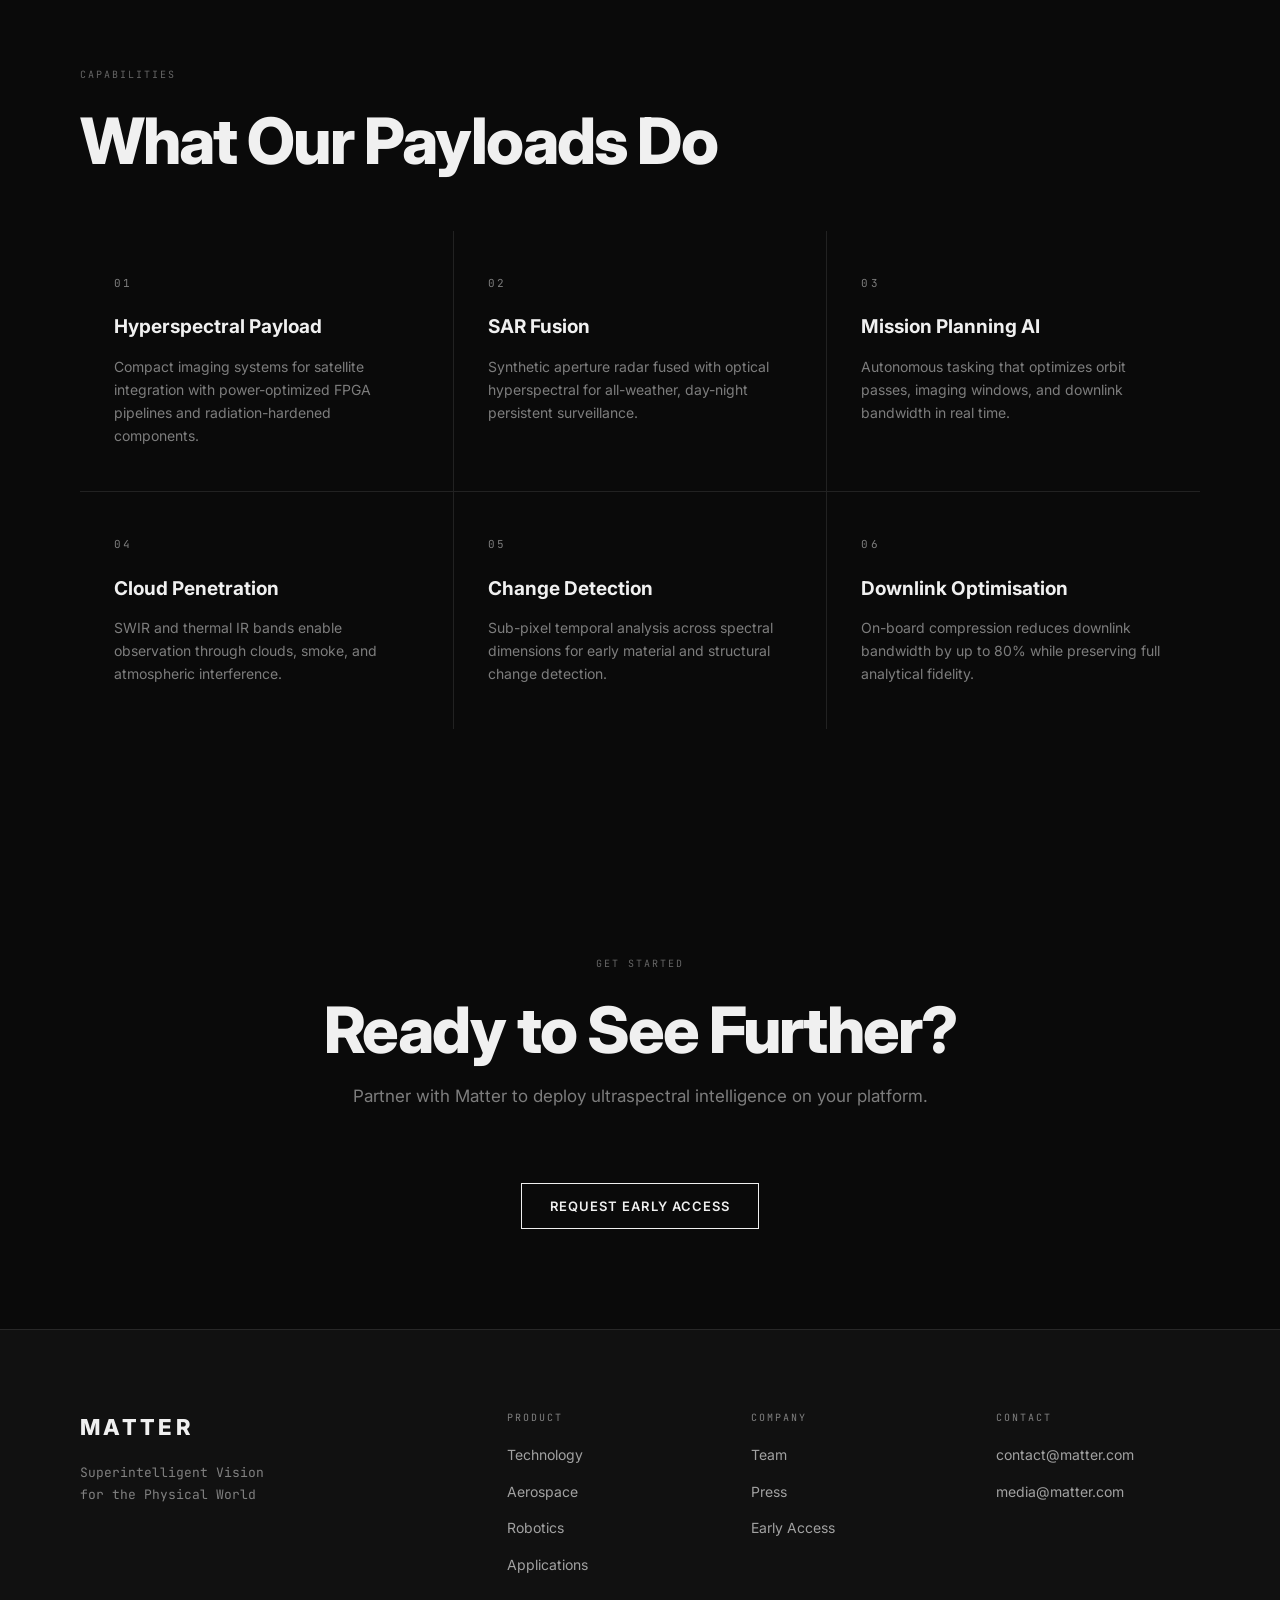
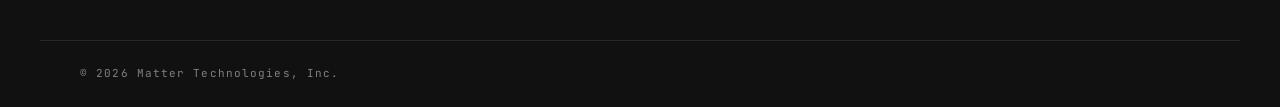
<file: aerospace.html>
<!DOCTYPE html>
<html lang="en">
<head>
  <meta charset="UTF-8" />
  <meta name="viewport" content="width=device-width, initial-scale=1.0" />
  <title>Aerospace — Matter</title>
  <meta name="description" content="Matter's ultraspectral imaging payloads for satellites and UAVs." />
  <link rel="preconnect" href="https://fonts.googleapis.com" />
  <link rel="preconnect" href="https://fonts.gstatic.com" crossorigin />
  <link href="https://fonts.googleapis.com/css2?family=Inter:wght@300;400;500;600;700;800;900&family=JetBrains+Mono:wght@400;500&display=swap" rel="stylesheet" />
  <link rel="stylesheet" href="style.css" />
  <link rel="stylesheet" href="inner.css" />
</head>
<body class="page-light">
  <nav id="navbar" class="navbar light-nav">
    <div class="nav-inner">
      <a href="index.html" class="nav-logo"><svg class="logo-svg" viewBox="0 0 80 20" fill="none"><text x="0" y="16" font-family="Inter" font-weight="800" font-size="16" fill="currentColor">MATTER</text></svg></a>
      <div class="nav-links">
        <a href="aerospace.html"    class="nav-link nav-active">Aerospace</a>
        <a href="robotics.html"     class="nav-link">Robotics</a>
        <a href="applications.html" class="nav-link">Applications</a>
        <a href="technology.html"   class="nav-link">Technology</a>
        <a href="index.html#press"  class="nav-link">Press Releases</a>
        <a href="team.html"         class="nav-link">Team</a>
        <a href="index.html#access" class="nav-cta">Early Access</a>
      </div>
      <button class="nav-hamburger" id="hamburger" aria-label="Menu"><span></span><span></span><span></span></button>
    </div>
  </nav>
  <div class="mobile-menu" id="mobile-menu" style="background:#F5F5F0;">
    <div class="mobile-menu-inner">
      <a href="aerospace.html"    class="mobile-link" style="color:#111;">Aerospace</a>
      <a href="robotics.html"     class="mobile-link" style="color:#111;">Robotics</a>
      <a href="applications.html" class="mobile-link" style="color:#111;">Applications</a>
      <a href="technology.html"   class="mobile-link" style="color:#111;">Technology</a>
      <a href="index.html#press"  class="mobile-link" style="color:#111;">Press Releases</a>
      <a href="team.html"         class="mobile-link" style="color:#111;">Team</a>
      <a href="index.html#access" class="mobile-link mobile-cta" style="color:#111;border-color:rgba(17,17,17,0.4);">Early Access</a>
    </div>
  </div>

  <section class="ph">
    <div class="ph-tag mono">02 — Aerospace</div>
    <h1 class="ph-title">Orbital<br>Intelligence</h1>
    <p class="ph-sub">From LEO to stratospheric platforms, Matter's imaging payloads turn satellites and UAVs into superintelligent observers.</p>
  </section>

  <section class="isplit light-section" style="border-top:1px solid var(--color-border-dark);">
    <div class="container">
      <div class="isplit-grid">
        <div class="reveal-block" data-reveal>
          <h2 class="isplit-h dark">Hyperspectral Sensing<br>for Space</h2>
          <p class="isplit-p dark">Matter's payloads are radiation-hardened, power-efficient, and built to survive the thermal cycling of low-earth orbit while delivering 500+ spectral bands per frame.</p>
          <p class="isplit-p dark">Paired with our Large World Model, every pass delivers actionable intelligence — material composition, anomaly detection, and change analysis — at planetary scale.</p>
          <a href="index.html#access" class="btn-outline dark-btn" style="margin-top:24px;">Request Access</a>
        </div>
        <div class="reveal-block" data-reveal>
          <table class="spec-tbl">
            <tr><td>Spectral Bands</td><td>500+</td></tr>
            <tr><td>Ground Resolution</td><td>0.05 cm GSD</td></tr>
            <tr><td>Spectral Range</td><td>400–2500 nm</td></tr>
            <tr><td>Frame Rate</td><td>120 fps</td></tr>
            <tr><td>Dynamic Range</td><td>14-bit</td></tr>
            <tr><td>Platform</td><td>LEO / UAV / Strat</td></tr>
          </table>
        </div>
      </div>
    </div>
  </section>

  <section class="caps-section dark-section">
    <div class="container">
      <span class="section-tag mono light-tag">Capabilities</span>
      <h2 class="section-heading light">What Our Payloads Do</h2>
      <div class="caps-grid">
        <div class="cap-card reveal-block" data-reveal><div class="cap-num mono">01</div><h3>Hyperspectral Payload</h3><p>Compact imaging systems for satellite integration with power-optimized FPGA pipelines and radiation-hardened components.</p></div>
        <div class="cap-card reveal-block" data-reveal><div class="cap-num mono">02</div><h3>SAR Fusion</h3><p>Synthetic aperture radar fused with optical hyperspectral for all-weather, day-night persistent surveillance.</p></div>
        <div class="cap-card reveal-block" data-reveal><div class="cap-num mono">03</div><h3>Mission Planning AI</h3><p>Autonomous tasking that optimizes orbit passes, imaging windows, and downlink bandwidth in real time.</p></div>
        <div class="cap-card reveal-block" data-reveal><div class="cap-num mono">04</div><h3>Cloud Penetration</h3><p>SWIR and thermal IR bands enable observation through clouds, smoke, and atmospheric interference.</p></div>
        <div class="cap-card reveal-block" data-reveal><div class="cap-num mono">05</div><h3>Change Detection</h3><p>Sub-pixel temporal analysis across spectral dimensions for early material and structural change detection.</p></div>
        <div class="cap-card reveal-block" data-reveal><div class="cap-num mono">06</div><h3>Downlink Optimisation</h3><p>On-board compression reduces downlink bandwidth by up to 80% while preserving full analytical fidelity.</p></div>
      </div>
    </div>
  </section>

  <section class="page-cta-strip dark-section">
    <div class="container" style="text-align:center;">
      <div class="reveal-block" data-reveal>
        <span class="section-tag mono light-tag">Get Started</span>
        <h2 class="section-heading light" style="margin-bottom:20px;">Ready to See Further?</h2>
        <p style="color:var(--color-text-dim);font-size:17px;margin-bottom:40px;">Partner with Matter to deploy ultraspectral intelligence on your platform.</p>
        <a href="index.html#access" class="btn-outline light-btn">Request Early Access</a>
      </div>
    </div>
  </section>

  <footer class="site-footer"><div class="footer-inner"><div class="footer-brand"><span class="footer-logo">MATTER</span><p class="footer-tagline mono">Superintelligent Vision<br>for the Physical World</p></div><div class="footer-cols"><div class="footer-col"><span class="footer-col-title mono">Product</span><a href="technology.html">Technology</a><a href="aerospace.html">Aerospace</a><a href="robotics.html">Robotics</a><a href="applications.html">Applications</a></div><div class="footer-col"><span class="footer-col-title mono">Company</span><a href="team.html">Team</a><a href="index.html#press">Press</a><a href="index.html#access">Early Access</a></div><div class="footer-col"><span class="footer-col-title mono">Contact</span><a href="mailto:contact@matter.com">contact@matter.com</a><a href="mailto:media@matter.com">media@matter.com</a></div></div></div><div class="footer-bottom"><span class="mono">© 2026 Matter Technologies, Inc.</span></div></footer>
  <script src="inner.js"></script>
</body>
</html>
</file>
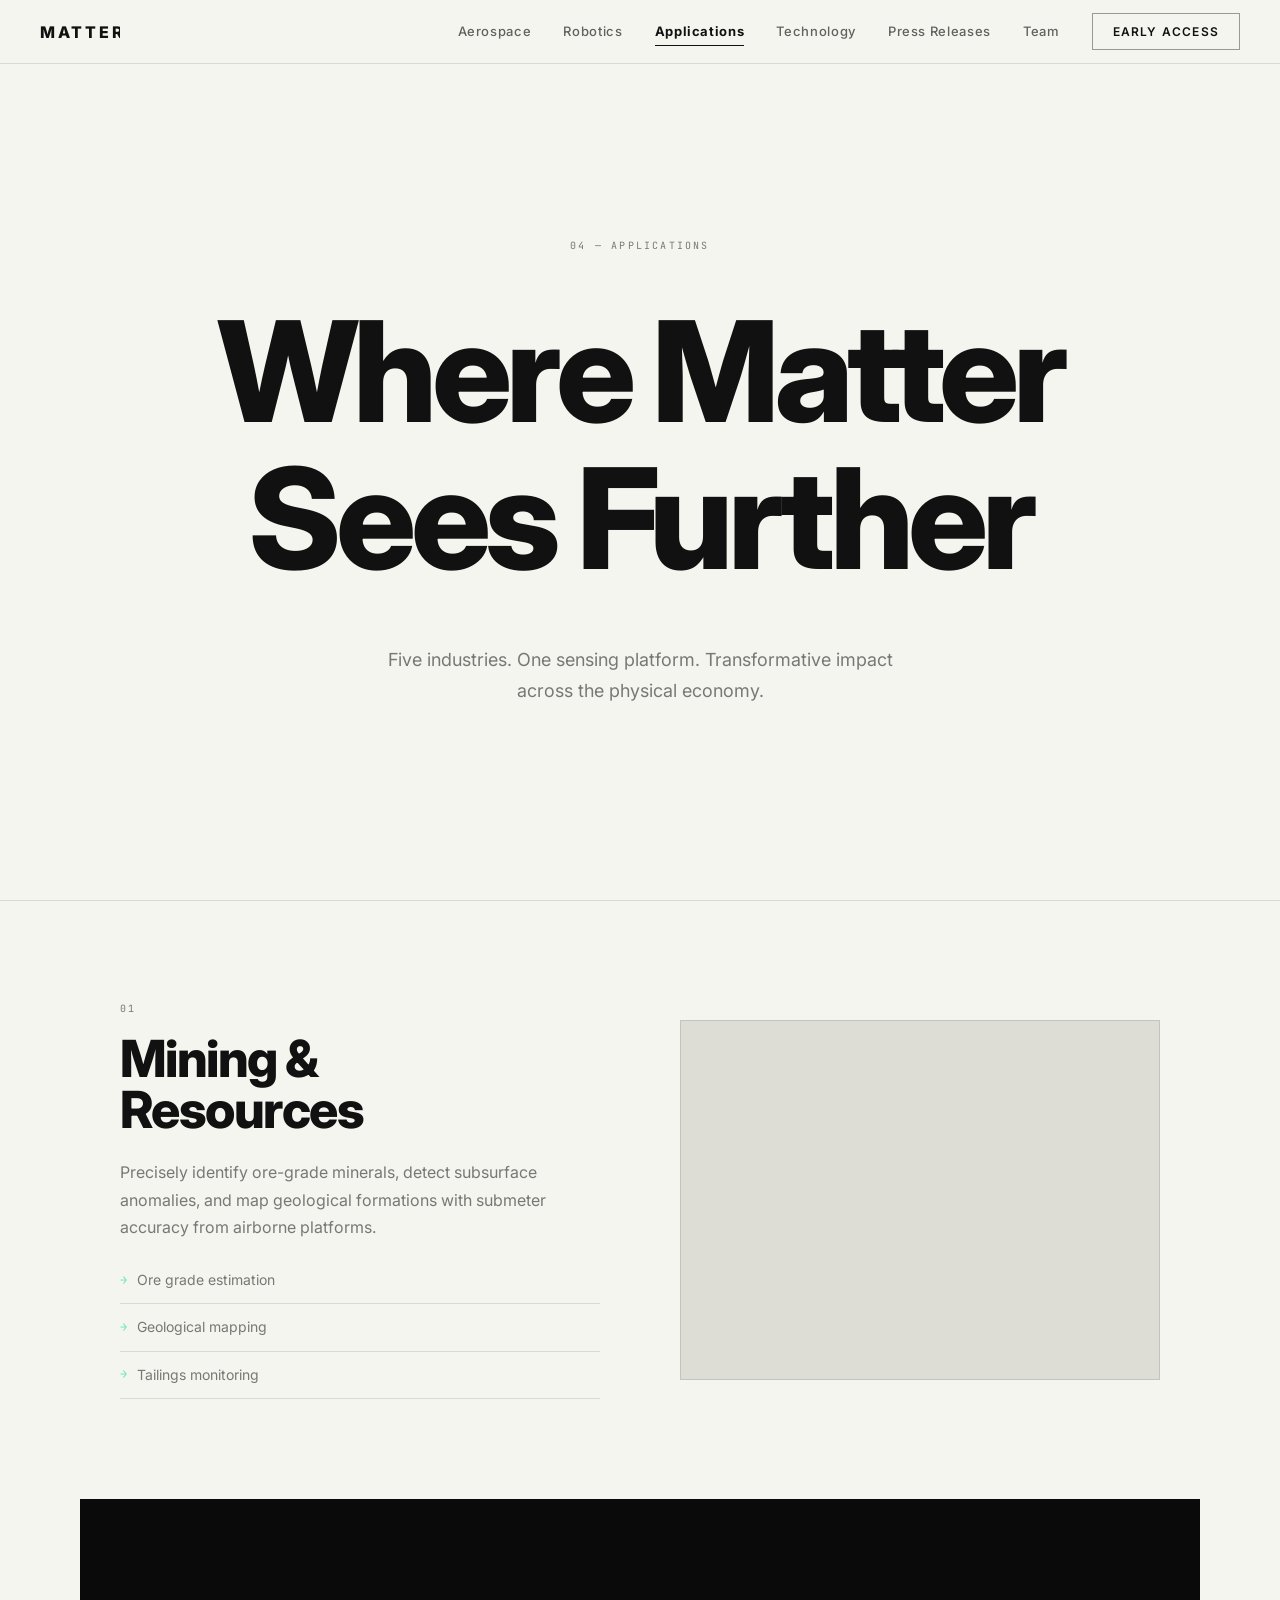
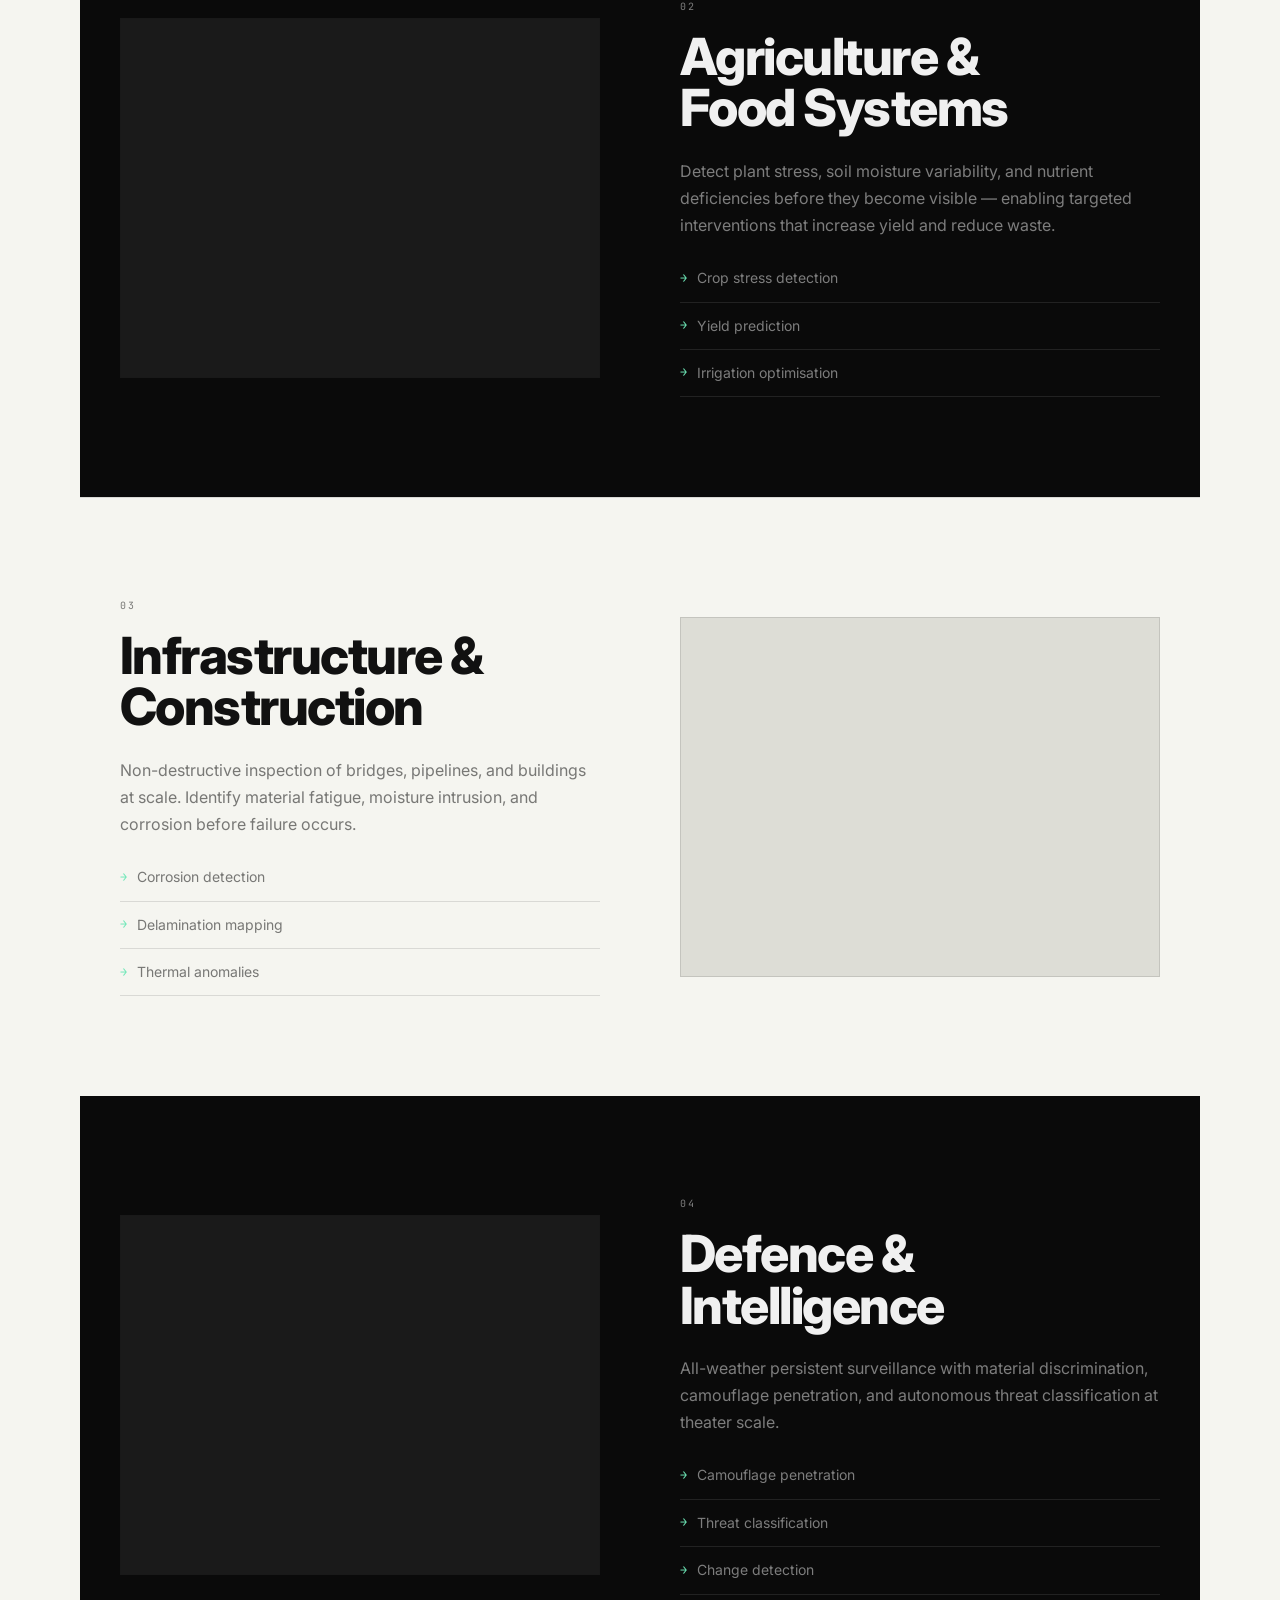
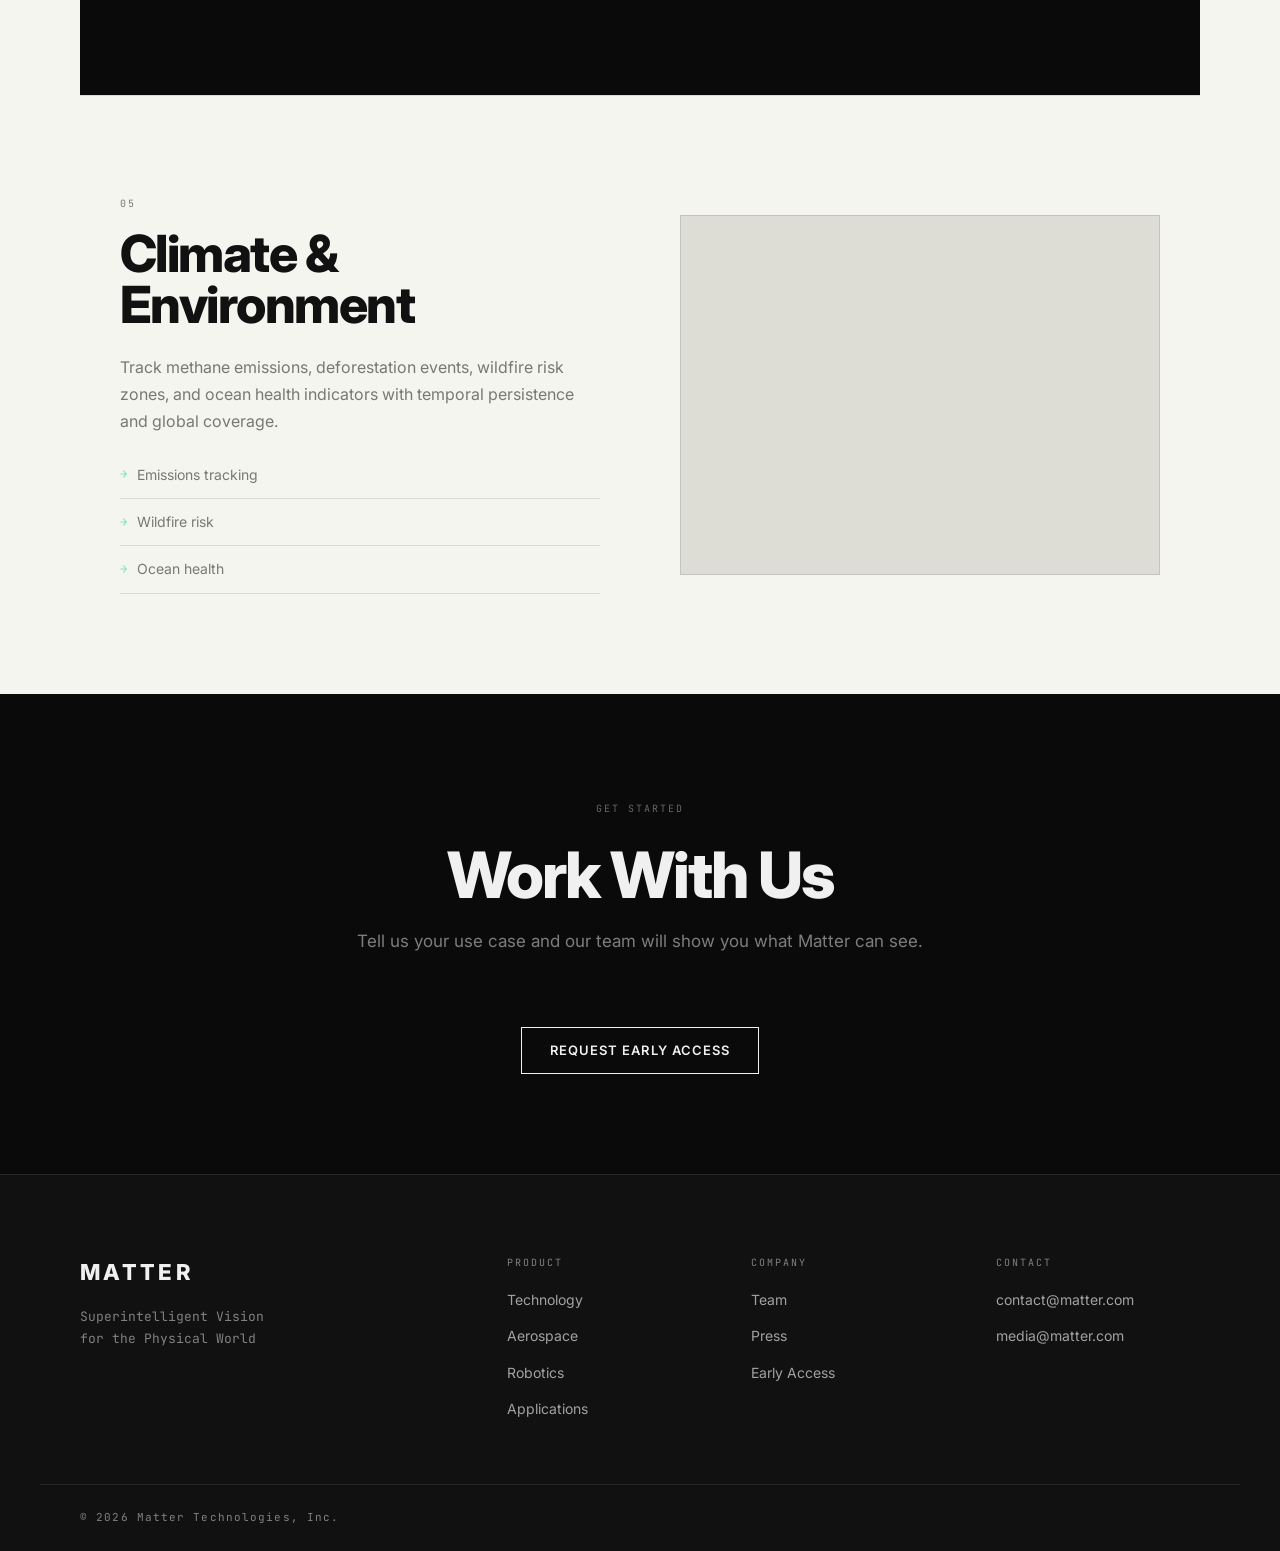
<file: applications.html>
<!DOCTYPE html>
<html lang="en">
<head>
  <meta charset="UTF-8" />
  <meta name="viewport" content="width=device-width, initial-scale=1.0" />
  <title>Applications — Matter</title>
  <meta name="description" content="From mining to climate monitoring, see where Matter's ultraspectral vision creates transformative impact." />
  <link rel="preconnect" href="https://fonts.googleapis.com" />
  <link rel="preconnect" href="https://fonts.gstatic.com" crossorigin />
  <link href="https://fonts.googleapis.com/css2?family=Inter:wght@300;400;500;600;700;800;900&family=JetBrains+Mono:wght@400;500&display=swap" rel="stylesheet" />
  <link rel="stylesheet" href="style.css" />
  <link rel="stylesheet" href="inner.css" />
</head>
<body class="page-light">
  <nav id="navbar" class="navbar light-nav">
    <div class="nav-inner">
      <a href="index.html" class="nav-logo"><svg class="logo-svg" viewBox="0 0 80 20" fill="none"><text x="0" y="16" font-family="Inter" font-weight="800" font-size="16" fill="currentColor">MATTER</text></svg></a>
      <div class="nav-links">
        <a href="aerospace.html"    class="nav-link">Aerospace</a>
        <a href="robotics.html"     class="nav-link">Robotics</a>
        <a href="applications.html" class="nav-link nav-active">Applications</a>
        <a href="technology.html"   class="nav-link">Technology</a>
        <a href="index.html#press"  class="nav-link">Press Releases</a>
        <a href="team.html"         class="nav-link">Team</a>
        <a href="index.html#access" class="nav-cta">Early Access</a>
      </div>
      <button class="nav-hamburger" id="hamburger" aria-label="Menu"><span></span><span></span><span></span></button>
    </div>
  </nav>
  <div class="mobile-menu" id="mobile-menu" style="background:#F5F5F0;">
    <div class="mobile-menu-inner">
      <a href="aerospace.html"    class="mobile-link" style="color:#111;">Aerospace</a>
      <a href="robotics.html"     class="mobile-link" style="color:#111;">Robotics</a>
      <a href="applications.html" class="mobile-link" style="color:#111;">Applications</a>
      <a href="technology.html"   class="mobile-link" style="color:#111;">Technology</a>
      <a href="index.html#press"  class="mobile-link" style="color:#111;">Press Releases</a>
      <a href="team.html"         class="mobile-link" style="color:#111;">Team</a>
      <a href="index.html#access" class="mobile-link mobile-cta" style="color:#111;border-color:rgba(17,17,17,0.4);">Early Access</a>
    </div>
  </div>

  <section class="ph">
    <div class="ph-tag mono">04 — Applications</div>
    <h1 class="ph-title">Where Matter<br>Sees Further</h1>
    <p class="ph-sub">Five industries. One sensing platform. Transformative impact across the physical economy.</p>
  </section>

  <!-- Application Cards -->
  <section class="apps-list light-section" style="border-top:1px solid var(--color-border-dark);">
    <div class="container">

      <div class="app-block reveal-block" data-reveal>
        <div class="app-block-inner">
          <div class="app-block-info">
            <span class="app-num mono">01</span>
            <h2 class="app-heading dark">Mining &amp;<br>Resources</h2>
            <p class="app-body dark">Precisely identify ore-grade minerals, detect subsurface anomalies, and map geological formations with submeter accuracy from airborne platforms.</p>
            <ul class="app-list dark">
              <li><span class="mono">→</span> Ore grade estimation</li>
              <li><span class="mono">→</span> Geological mapping</li>
              <li><span class="mono">→</span> Tailings monitoring</li>
            </ul>
          </div>
          <div class="app-block-visual" style="background:#DDDDD6;"></div>
        </div>
      </div>

      <div class="app-block app-block-alt dark-section reveal-block" data-reveal>
        <div class="app-block-inner">
          <div class="app-block-visual" style="background:#1A1A1A;"></div>
          <div class="app-block-info">
            <span class="app-num mono" style="color:var(--color-text-dim);">02</span>
            <h2 class="app-heading" style="color:var(--color-text);">Agriculture &amp;<br>Food Systems</h2>
            <p class="app-body" style="color:var(--color-text-dim);">Detect plant stress, soil moisture variability, and nutrient deficiencies before they become visible — enabling targeted interventions that increase yield and reduce waste.</p>
            <ul class="app-list" style="color:var(--color-text-dim);">
              <li><span class="mono" style="color:var(--color-dot);">→</span> Crop stress detection</li>
              <li><span class="mono" style="color:var(--color-dot);">→</span> Yield prediction</li>
              <li><span class="mono" style="color:var(--color-dot);">→</span> Irrigation optimisation</li>
            </ul>
          </div>
        </div>
      </div>

      <div class="app-block light-section reveal-block" data-reveal style="border-top:1px solid var(--color-border-dark);">
        <div class="app-block-inner">
          <div class="app-block-info">
            <span class="app-num mono">03</span>
            <h2 class="app-heading dark">Infrastructure &amp;<br>Construction</h2>
            <p class="app-body dark">Non-destructive inspection of bridges, pipelines, and buildings at scale. Identify material fatigue, moisture intrusion, and corrosion before failure occurs.</p>
            <ul class="app-list dark">
              <li><span class="mono">→</span> Corrosion detection</li>
              <li><span class="mono">→</span> Delamination mapping</li>
              <li><span class="mono">→</span> Thermal anomalies</li>
            </ul>
          </div>
          <div class="app-block-visual" style="background:#DDDDD6;"></div>
        </div>
      </div>

      <div class="app-block app-block-alt dark-section reveal-block" data-reveal>
        <div class="app-block-inner">
          <div class="app-block-visual" style="background:#1A1A1A;"></div>
          <div class="app-block-info">
            <span class="app-num mono" style="color:var(--color-text-dim);">04</span>
            <h2 class="app-heading" style="color:var(--color-text);">Defence &amp;<br>Intelligence</h2>
            <p class="app-body" style="color:var(--color-text-dim);">All-weather persistent surveillance with material discrimination, camouflage penetration, and autonomous threat classification at theater scale.</p>
            <ul class="app-list" style="color:var(--color-text-dim);">
              <li><span class="mono" style="color:var(--color-dot);">→</span> Camouflage penetration</li>
              <li><span class="mono" style="color:var(--color-dot);">→</span> Threat classification</li>
              <li><span class="mono" style="color:var(--color-dot);">→</span> Change detection</li>
            </ul>
          </div>
        </div>
      </div>

      <div class="app-block light-section reveal-block" data-reveal style="border-top:1px solid var(--color-border-dark);">
        <div class="app-block-inner">
          <div class="app-block-info">
            <span class="app-num mono">05</span>
            <h2 class="app-heading dark">Climate &amp;<br>Environment</h2>
            <p class="app-body dark">Track methane emissions, deforestation events, wildfire risk zones, and ocean health indicators with temporal persistence and global coverage.</p>
            <ul class="app-list dark">
              <li><span class="mono">→</span> Emissions tracking</li>
              <li><span class="mono">→</span> Wildfire risk</li>
              <li><span class="mono">→</span> Ocean health</li>
            </ul>
          </div>
          <div class="app-block-visual" style="background:#DDDDD6;"></div>
        </div>
      </div>

    </div>
  </section>

  <section class="page-cta-strip dark-section">
    <div class="container" style="text-align:center;">
      <div class="reveal-block" data-reveal>
        <span class="section-tag mono light-tag">Get Started</span>
        <h2 class="section-heading light" style="margin-bottom:20px;">Work With Us</h2>
        <p style="color:var(--color-text-dim);font-size:17px;margin-bottom:40px;">Tell us your use case and our team will show you what Matter can see.</p>
        <a href="index.html#access" class="btn-outline light-btn">Request Early Access</a>
      </div>
    </div>
  </section>

  <footer class="site-footer"><div class="footer-inner"><div class="footer-brand"><span class="footer-logo">MATTER</span><p class="footer-tagline mono">Superintelligent Vision<br>for the Physical World</p></div><div class="footer-cols"><div class="footer-col"><span class="footer-col-title mono">Product</span><a href="technology.html">Technology</a><a href="aerospace.html">Aerospace</a><a href="robotics.html">Robotics</a><a href="applications.html">Applications</a></div><div class="footer-col"><span class="footer-col-title mono">Company</span><a href="team.html">Team</a><a href="index.html#press">Press</a><a href="index.html#access">Early Access</a></div><div class="footer-col"><span class="footer-col-title mono">Contact</span><a href="mailto:contact@matter.com">contact@matter.com</a><a href="mailto:media@matter.com">media@matter.com</a></div></div></div><div class="footer-bottom"><span class="mono">© 2026 Matter Technologies, Inc.</span></div></footer>
  <script src="inner.js"></script>
</body>
</html>
</file>
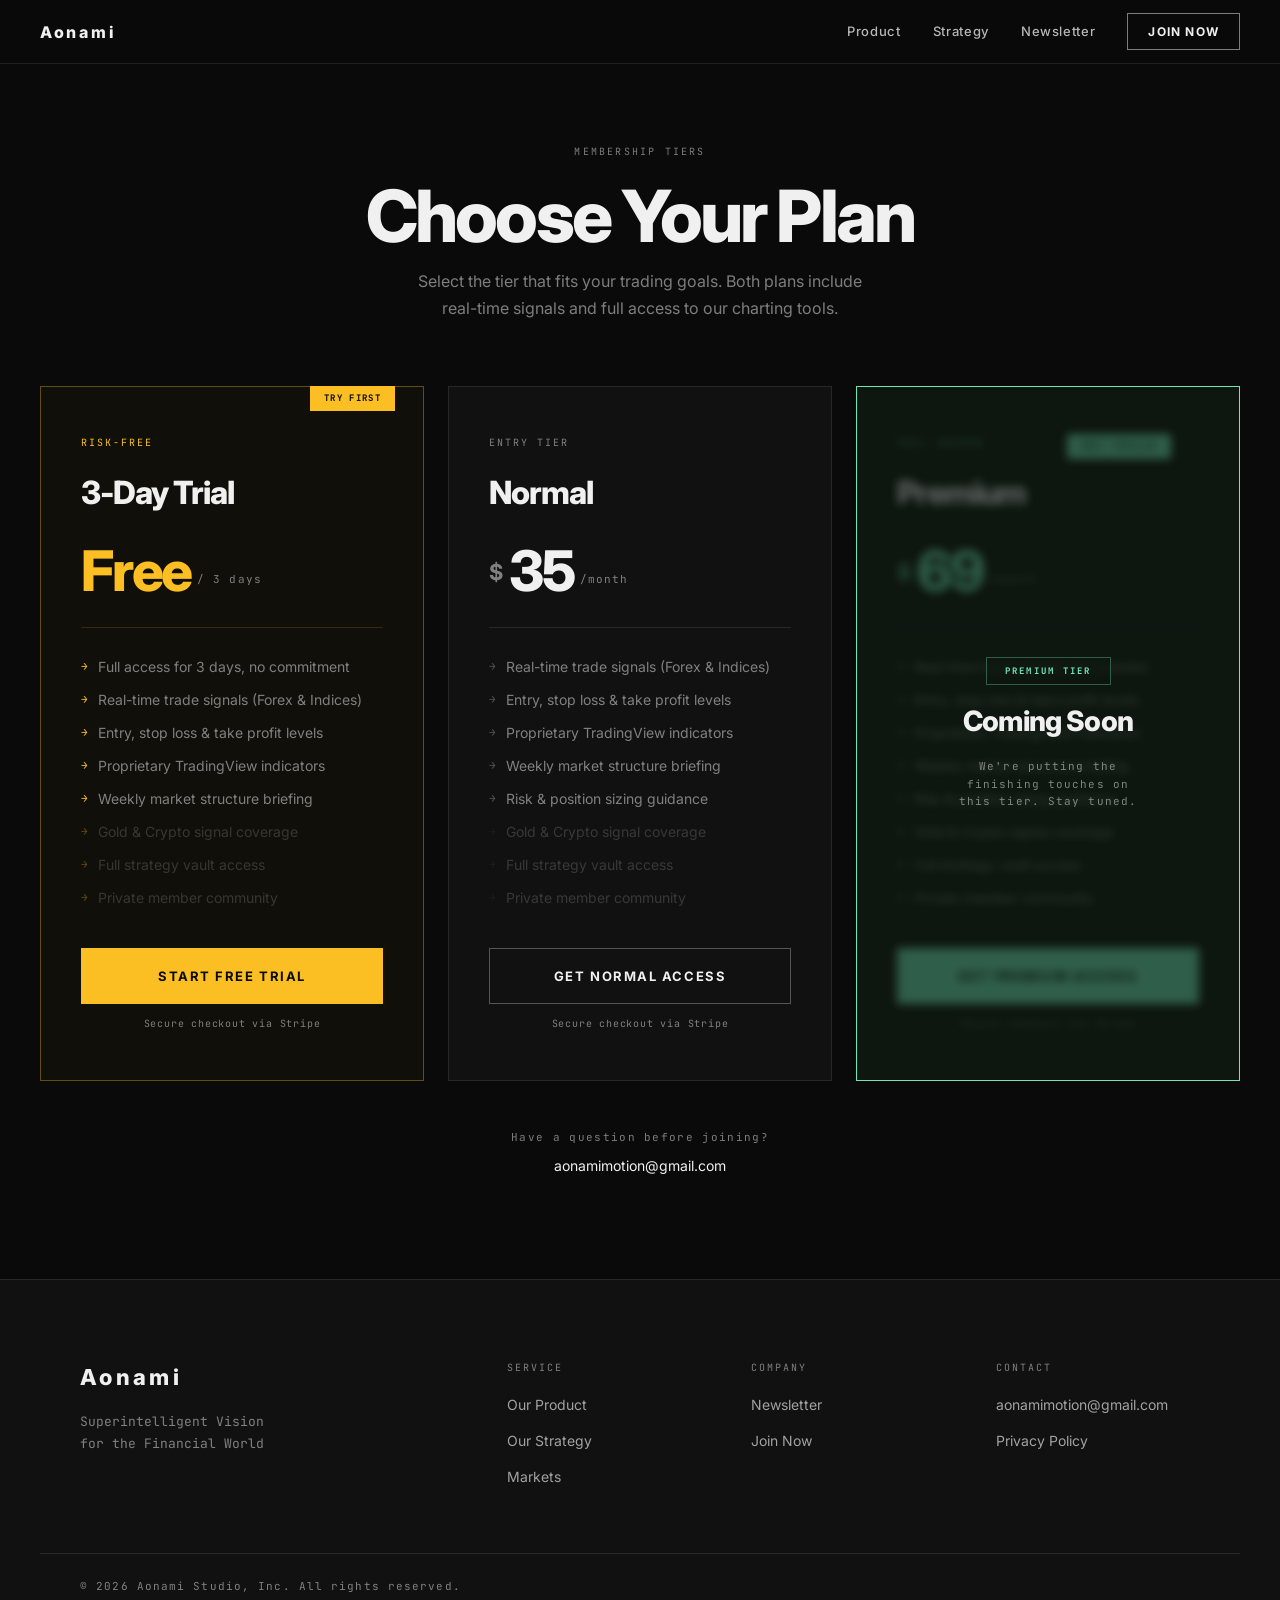
<file: payment.html>
<!DOCTYPE html>
<html lang="en">

<head>
  <meta charset="UTF-8" />
  <meta name="viewport" content="width=device-width, initial-scale=1.0" />
  <title>Join Aonami — Choose Your Plan</title>
  <meta name="description"
    content="Choose your Aonami membership tier and get access to real-time trade signals, backtested strategies, and weekly market briefings." />
  <link rel="preconnect" href="https://fonts.googleapis.com" />
  <link rel="preconnect" href="https://fonts.gstatic.com" crossorigin />
  <link
    href="https://fonts.googleapis.com/css2?family=Inter:wght@300;400;500;600;700;800;900&family=JetBrains+Mono:wght@400;500&display=swap"
    rel="stylesheet" />
  <link rel="stylesheet" href="style.css" />
  <link rel="stylesheet" href="inner.css" />
  <style>
    /* ---- PAYMENT PAGE ---- */
    .pay-wrap {
      min-height: 100vh;
      background: #0A0A0A;
      display: flex;
      flex-direction: column;
      align-items: center;
      justify-content: center;
      padding: calc(var(--nav-h) + 80px) 40px 100px;
    }

    .pay-header {
      text-align: center;
      margin-bottom: 64px;
      opacity: 0;
      animation: payFade 0.8s var(--ease-out) 0.2s forwards;
    }

    .pay-tag {
      font-family: var(--font-mono);
      font-size: 10px;
      letter-spacing: 0.22em;
      text-transform: uppercase;
      color: var(--color-text-dim);
      display: block;
      margin-bottom: 20px;
    }

    .pay-title {
      font-size: clamp(40px, 6vw, 72px);
      font-weight: 800;
      letter-spacing: -0.04em;
      color: var(--color-text);
      line-height: 1;
      margin-bottom: 16px;
    }

    .pay-sub {
      font-size: 16px;
      color: var(--color-text-dim);
      max-width: 480px;
      margin: 0 auto;
      line-height: 1.7;
    }

    /* ---- PLANS GRID ---- */
    .plans-grid {
      display: grid;
      grid-template-columns: 1fr 1fr 1fr;
      gap: 24px;
      width: 100%;
      max-width: 1280px;
    }

    .plan-card {
      background: #111111;
      border: 1px solid var(--color-border);
      padding: 48px 40px;
      display: flex;
      flex-direction: column;
      position: relative;
      transition: border-color var(--trans-med) var(--ease-out), transform var(--trans-med) var(--ease-out);
      opacity: 0;
      animation: payFade 0.9s var(--ease-out) forwards;
    }

    .plan-card:nth-child(1) {
      animation-delay: 0.35s;
    }

    .plan-card:nth-child(2) {
      animation-delay: 0.5s;
    }

    .plan-card:nth-child(3) {
      animation-delay: 0.65s;
    }

    /* ---- TRIAL CARD ---- */
    .plan-card.trial {
      border-color: rgba(251, 191, 36, 0.35);
      background: #110F09;
    }

    .plan-card.trial:hover {
      border-color: rgba(251, 191, 36, 0.65);
    }

    .plan-card.trial .plan-tier {
      color: #FBBF24;
    }

    .plan-card.trial .plan-price-amount {
      color: #FBBF24;
    }

    .plan-card.trial .plan-price-currency {
      color: rgba(251, 191, 36, 0.7);
    }

    .plan-card.trial .plan-divider {
      background: rgba(251, 191, 36, 0.15);
    }

    .plan-card.trial .plan-features li .arrow {
      color: #FBBF24;
    }

    .plan-card.trial .plan-cta {
      background: #FBBF24;
      color: #0A0A0A;
      border-color: #FBBF24;
    }

    .plan-card.trial .plan-cta:hover {
      background: #FCD34D;
      border-color: #FCD34D;
      transform: translateY(-2px);
    }

    .trial-badge {
      position: absolute;
      top: -1px;
      right: 28px;
      background: #FBBF24;
      color: #0A0A0A;
      font-family: var(--font-mono);
      font-size: 9px;
      font-weight: 700;
      letter-spacing: 0.15em;
      text-transform: uppercase;
      padding: 5px 14px;
    }

    .plan-card:hover {
      border-color: rgba(240, 240, 240, 0.25);
      transform: translateY(-4px);
    }

    .plan-card.featured {
      border-color: var(--color-dot);
      background: #0E1610;
    }

    .plan-card.featured:hover {
      border-color: rgba(110, 231, 183, 0.7);
    }

    /* ---- COMING SOON OVERLAY ---- */
    .plan-card.coming-soon {
      pointer-events: none;
      overflow: hidden;
    }

    .plan-card.coming-soon:hover {
      transform: none;
    }

    .plan-card-blur {
      filter: blur(5px);
      opacity: 0.35;
      user-select: none;
    }

    .coming-soon-overlay {
      position: absolute;
      inset: 0;
      display: flex;
      flex-direction: column;
      align-items: center;
      justify-content: center;
      gap: 14px;
      z-index: 10;
    }

    .coming-soon-tag {
      font-family: var(--font-mono);
      font-size: 9px;
      font-weight: 700;
      letter-spacing: 0.25em;
      text-transform: uppercase;
      color: var(--color-dot);
      border: 1px solid rgba(110, 231, 183, 0.35);
      padding: 6px 18px;
      background: rgba(14, 22, 16, 0.6);
    }

    .coming-soon-title {
      font-size: 28px;
      font-weight: 800;
      letter-spacing: -0.03em;
      color: var(--color-text);
      text-align: center;
    }

    .coming-soon-sub {
      font-family: var(--font-mono);
      font-size: 11px;
      letter-spacing: 0.1em;
      color: var(--color-text-dim);
      text-align: center;
      max-width: 200px;
      line-height: 1.6;
    }

    .featured-badge {
      position: absolute;
      top: -1px;
      right: 28px;
      background: var(--color-dot);
      color: #0A0A0A;
      font-family: var(--font-mono);
      font-size: 9px;
      font-weight: 700;
      letter-spacing: 0.15em;
      text-transform: uppercase;
      padding: 5px 14px;
    }

    .plan-tier {
      font-family: var(--font-mono);
      font-size: 10px;
      letter-spacing: 0.2em;
      text-transform: uppercase;
      color: var(--color-text-dim);
      display: block;
      margin-bottom: 16px;
    }

    .plan-card.featured .plan-tier {
      color: var(--color-dot);
    }

    .plan-name {
      font-size: 32px;
      font-weight: 800;
      letter-spacing: -0.03em;
      color: var(--color-text);
      margin-bottom: 24px;
    }

    .plan-price {
      display: flex;
      align-items: flex-end;
      gap: 6px;
      margin-bottom: 28px;
    }

    .plan-price-amount {
      font-size: 56px;
      font-weight: 800;
      letter-spacing: -0.04em;
      color: var(--color-text);
      line-height: 1;
    }

    .plan-price-currency {
      font-size: 22px;
      font-weight: 700;
      color: var(--color-text-dim);
      margin-bottom: 8px;
    }

    .plan-price-period {
      font-family: var(--font-mono);
      font-size: 11px;
      letter-spacing: 0.1em;
      color: var(--color-text-dim);
      margin-bottom: 10px;
    }

    .plan-card.featured .plan-price-amount {
      color: var(--color-dot);
    }

    .plan-card.featured .plan-price-currency {
      color: rgba(110, 231, 183, 0.7);
    }

    .plan-divider {
      width: 100%;
      height: 1px;
      background: var(--color-border);
      margin-bottom: 28px;
    }

    .plan-card.featured .plan-divider {
      background: rgba(110, 231, 183, 0.2);
    }

    .plan-features {
      list-style: none;
      display: flex;
      flex-direction: column;
      gap: 12px;
      margin-bottom: 40px;
      flex: 1;
    }

    .plan-features li {
      font-size: 14px;
      color: var(--color-text-dim);
      display: flex;
      align-items: flex-start;
      gap: 10px;
      line-height: 1.5;
    }

    .plan-features li .arrow {
      font-family: var(--font-mono);
      font-size: 11px;
      flex-shrink: 0;
      margin-top: 2px;
      color: rgba(240, 240, 240, 0.3);
    }

    .plan-card.featured .plan-features li .arrow {
      color: var(--color-dot);
    }

    .plan-features li.inactive {
      opacity: 0.35;
    }

    .plan-features li.inactive .arrow {
      color: rgba(240, 240, 240, 0.15);
    }

    .plan-cta {
      display: block;
      width: 100%;
      padding: 17px 32px;
      font-size: 13px;
      font-weight: 700;
      letter-spacing: 0.12em;
      text-transform: uppercase;
      text-align: center;
      text-decoration: none;
      cursor: pointer;
      transition: background var(--trans-fast), color var(--trans-fast), transform var(--trans-med) var(--ease-out);
      border: 1.5px solid rgba(240, 240, 240, 0.3);
      color: var(--color-text);
      background: transparent;
    }

    .plan-cta:hover {
      background: var(--color-text);
      color: var(--color-bg);
      transform: translateY(-2px);
    }

    .plan-card.featured .plan-cta {
      background: var(--color-dot);
      color: #0A0A0A;
      border-color: var(--color-dot);
    }

    .plan-card.featured .plan-cta:hover {
      background: #88EFC7;
      border-color: #88EFC7;
      transform: translateY(-2px);
    }

    .plan-note {
      font-family: var(--font-mono);
      font-size: 10px;
      letter-spacing: 0.08em;
      color: var(--color-text-dim);
      text-align: center;
      margin-top: 12px;
    }

    /* ---- CONTACT STRIP ---- */
    .pay-contact {
      margin-top: 48px;
      text-align: center;
      opacity: 0;
      animation: payFade 0.7s var(--ease-out) 0.7s forwards;
    }

    .pay-contact p {
      font-family: var(--font-mono);
      font-size: 11px;
      letter-spacing: 0.12em;
      color: var(--color-text-dim);
      margin-bottom: 6px;
    }

    .pay-contact a {
      font-size: 14px;
      color: var(--color-text);
      transition: opacity var(--trans-fast);
    }

    .pay-contact a:hover {
      opacity: 0.6;
    }

    @keyframes payFade {
      from {
        opacity: 0;
        transform: translateY(24px);
      }

      to {
        opacity: 1;
        transform: none;
      }
    }

    @media (max-width: 1024px) {
      .plans-grid {
        grid-template-columns: 1fr 1fr;
        max-width: 780px;
      }

      .plans-grid .plan-card:nth-child(1) {
        grid-column: 1 / -1;
        max-width: 380px;
        justify-self: center;
      }
    }

    @media (max-width: 720px) {
      .plans-grid {
        grid-template-columns: 1fr;
        max-width: 480px;
      }

      .plans-grid .plan-card:nth-child(1) {
        grid-column: auto;
        max-width: none;
        justify-self: auto;
      }

      .plan-card {
        padding: 36px 28px;
      }

      .pay-wrap {
        padding: calc(var(--nav-h) + 48px) 24px 80px;
      }
    }
  </style>
</head>

<body class="page-dark">

  <nav id="navbar" class="navbar scrolled">
    <div class="nav-inner">
      <a href="index.html" class="nav-logo">
        <svg class="logo-svg" viewBox="0 0 80 20" fill="none">
          <text x="0" y="16" font-family="Inter" font-weight="800" font-size="16" fill="currentColor">Aonami</text>
        </svg>
      </a>
      <div class="nav-links">
        <a href="product.html" class="nav-link">Product</a>
        <a href="strategy.html" class="nav-link">Strategy</a>
        <a href="index.html#press" class="nav-link">Newsletter</a>
        <a href="payment.html" class="nav-cta nav-active-dark">Join Now</a>
      </div>
      <button class="nav-hamburger" id="hamburger" aria-label="Menu">
        <span></span><span></span><span></span>
      </button>
    </div>
  </nav>

  <div class="mobile-menu" id="mobile-menu">
    <div class="mobile-menu-inner">
      <a href="product.html" class="mobile-link">Product</a>
      <a href="strategy.html" class="mobile-link">Strategy</a>
      <a href="index.html#press" class="mobile-link">Newsletter</a>
      <a href="payment.html" class="mobile-link mobile-cta">Join Now</a>
    </div>
  </div>

  <div class="pay-wrap">

    <!-- Header -->
    <div class="pay-header">
      <span class="pay-tag">Membership Tiers</span>
      <h1 class="pay-title">Choose Your Plan</h1>
      <p class="pay-sub">Select the tier that fits your trading goals. Both plans include real-time signals and full
        access to our charting tools.</p>
    </div>

    <!-- Plans -->
    <div class="plans-grid">

      <!-- TRIAL -->
      <div class="plan-card trial" id="plan-trial">
        <span class="trial-badge">Try First</span>
        <span class="plan-tier">Risk-Free</span>
        <div class="plan-name">3-Day Trial</div>
        <div class="plan-price">
          <span class="plan-price-amount">Free</span>
          <span class="plan-price-period">/ 3 days</span>
        </div>
        <div class="plan-divider"></div>
        <ul class="plan-features">
          <li><span class="arrow">→</span> Full access for 3 days, no commitment</li>
          <li><span class="arrow">→</span> Real-time trade signals (Forex &amp; Indices)</li>
          <li><span class="arrow">→</span> Entry, stop loss &amp; take profit levels</li>
          <li><span class="arrow">→</span> Proprietary TradingView indicators</li>
          <li><span class="arrow">→</span> Weekly market structure briefing</li>
          <li class="inactive"><span class="arrow">→</span> Gold &amp; Crypto signal coverage</li>
          <li class="inactive"><span class="arrow">→</span> Full strategy vault access</li>
          <li class="inactive"><span class="arrow">→</span> Private member community</li>
        </ul>
        <a href="https://buy.stripe.com/9B63cva9b0nf0ejf6A8k804" class="plan-cta" id="btn-trial" target="_blank" rel="noopener">Start Free Trial</a>
        <p class="plan-note">Secure checkout via Stripe</p>
      </div>

      <!-- NORMAL -->
      <div class="plan-card" id="plan-normal">
        <span class="plan-tier">Entry Tier</span>
        <div class="plan-name">Normal</div>
        <div class="plan-price">
          <span class="plan-price-currency">$</span>
          <span class="plan-price-amount">35</span>
          <span class="plan-price-period">/month</span>
        </div>
        <div class="plan-divider"></div>
        <ul class="plan-features">
          <li><span class="arrow">→</span> Real-time trade signals (Forex &amp; Indices)</li>
          <li><span class="arrow">→</span> Entry, stop loss &amp; take profit levels</li>
          <li><span class="arrow">→</span> Proprietary TradingView indicators</li>
          <li><span class="arrow">→</span> Weekly market structure briefing</li>
          <li><span class="arrow">→</span> Risk &amp; position sizing guidance</li>
          <li class="inactive"><span class="arrow">→</span> Gold &amp; Crypto signal coverage</li>
          <li class="inactive"><span class="arrow">→</span> Full strategy vault access</li>
          <li class="inactive"><span class="arrow">→</span> Private member community</li>
        </ul>
        <a href="https://buy.stripe.com/dRm8wPftv4Dvf9d6A48k801" class="plan-cta" id="btn-normal" target="_blank"
          rel="noopener">Get Normal Access</a>
        <p class="plan-note">Secure checkout via Stripe</p>
      </div>

      <!-- PREMIUM -->
      <div class="plan-card featured coming-soon" id="plan-premium">

        <!-- Blurred card content -->
        <div class="plan-card-blur">
          <span class="featured-badge">Most Popular</span>
          <span class="plan-tier">Full Access</span>
          <div class="plan-name">Premium</div>
          <div class="plan-price">
            <span class="plan-price-currency">$</span>
            <span class="plan-price-amount">69</span>
            <span class="plan-price-period">/month</span>
          </div>
          <div class="plan-divider"></div>
          <ul class="plan-features">
            <li><span class="arrow">→</span> Real-time trade signals (all markets)</li>
            <li><span class="arrow">→</span> Entry, stop loss &amp; take profit levels</li>
            <li><span class="arrow">→</span> Proprietary TradingView indicators</li>
            <li><span class="arrow">→</span> Weekly market structure briefing</li>
            <li><span class="arrow">→</span> Risk &amp; position sizing guidance</li>
            <li><span class="arrow">→</span> Gold &amp; Crypto signal coverage</li>
            <li><span class="arrow">→</span> Full strategy vault access</li>
            <li><span class="arrow">→</span> Private member community</li>
          </ul>
          <span class="plan-cta">Get Premium Access</span>
          <p class="plan-note">Secure checkout via Stripe</p>
        </div>

        <!-- Coming Soon overlay -->
        <div class="coming-soon-overlay">
          <span class="coming-soon-tag">Premium Tier</span>
          <div class="coming-soon-title">Coming Soon</div>
          <p class="coming-soon-sub">We're putting the finishing touches on this tier. Stay tuned.</p>
        </div>

      </div>

    </div>

    <!-- Contact -->
    <div class="pay-contact">
      <p>Have a question before joining?</p>
      <a href="mailto:aonamimotion@gmail.com">aonamimotion@gmail.com</a>
    </div>

  </div>

  <footer class="site-footer">
    <div class="footer-inner">
      <div class="footer-brand">
        <span class="footer-logo">Aonami</span>
        <p class="footer-tagline mono">Superintelligent Vision<br>for the Financial World</p>
      </div>
      <div class="footer-cols">
        <div class="footer-col">
          <span class="footer-col-title mono">Service</span>
          <a href="product.html">Our Product</a>
          <a href="strategy.html">Our Strategy</a>
          <a href="index.html#applications">Markets</a>
        </div>
        <div class="footer-col">
          <span class="footer-col-title mono">Company</span>
          <a href="index.html#press">Newsletter</a>
          <a href="payment.html">Join Now</a>
        </div>
        <div class="footer-col">
          <span class="footer-col-title mono">Contact</span>
          <a href="mailto:aonamimotion@gmail.com">aonamimotion@gmail.com</a>
          <a href="#">Privacy Policy</a>
        </div>
      </div>
    </div>
    <div class="footer-bottom">
      <span class="mono">© 2026 Aonami Studio, Inc. All rights reserved.</span>
    </div>
  </footer>

  <script src="inner.js"></script>
</body>

</html>
</file>
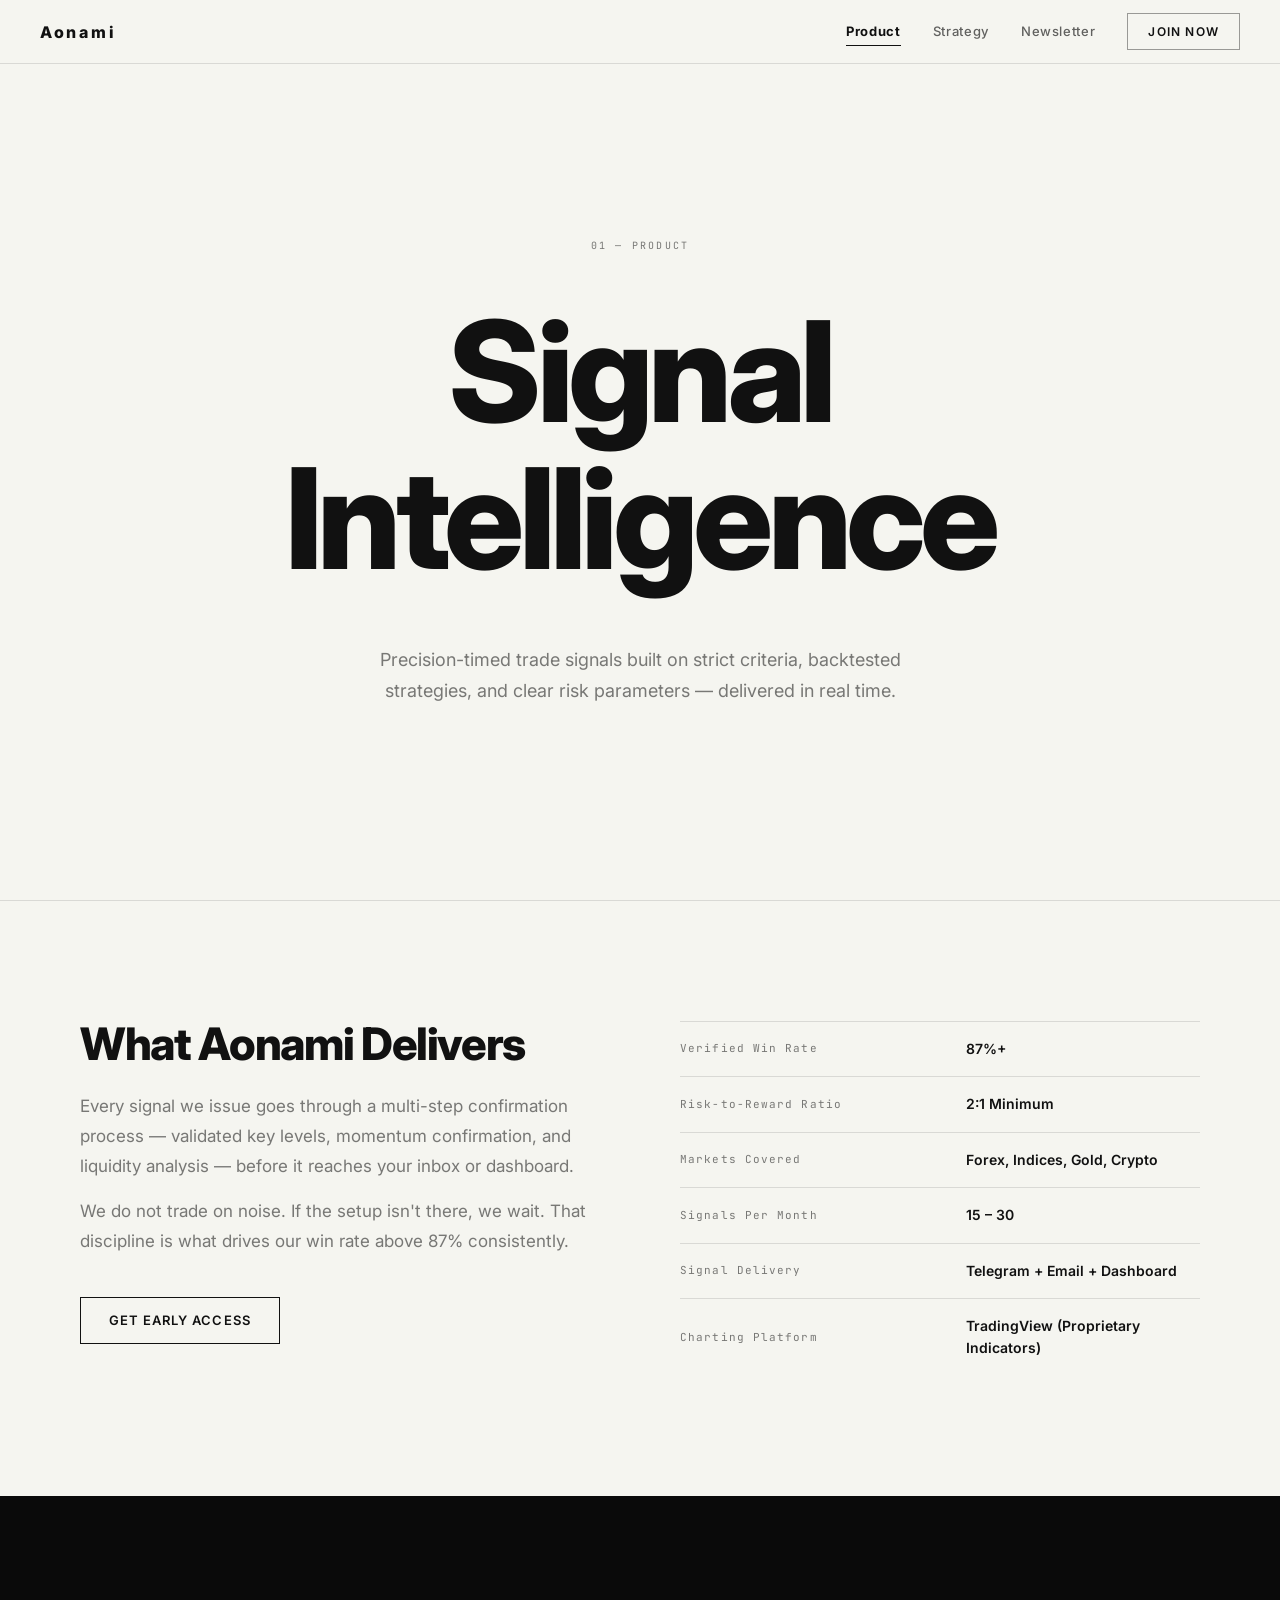
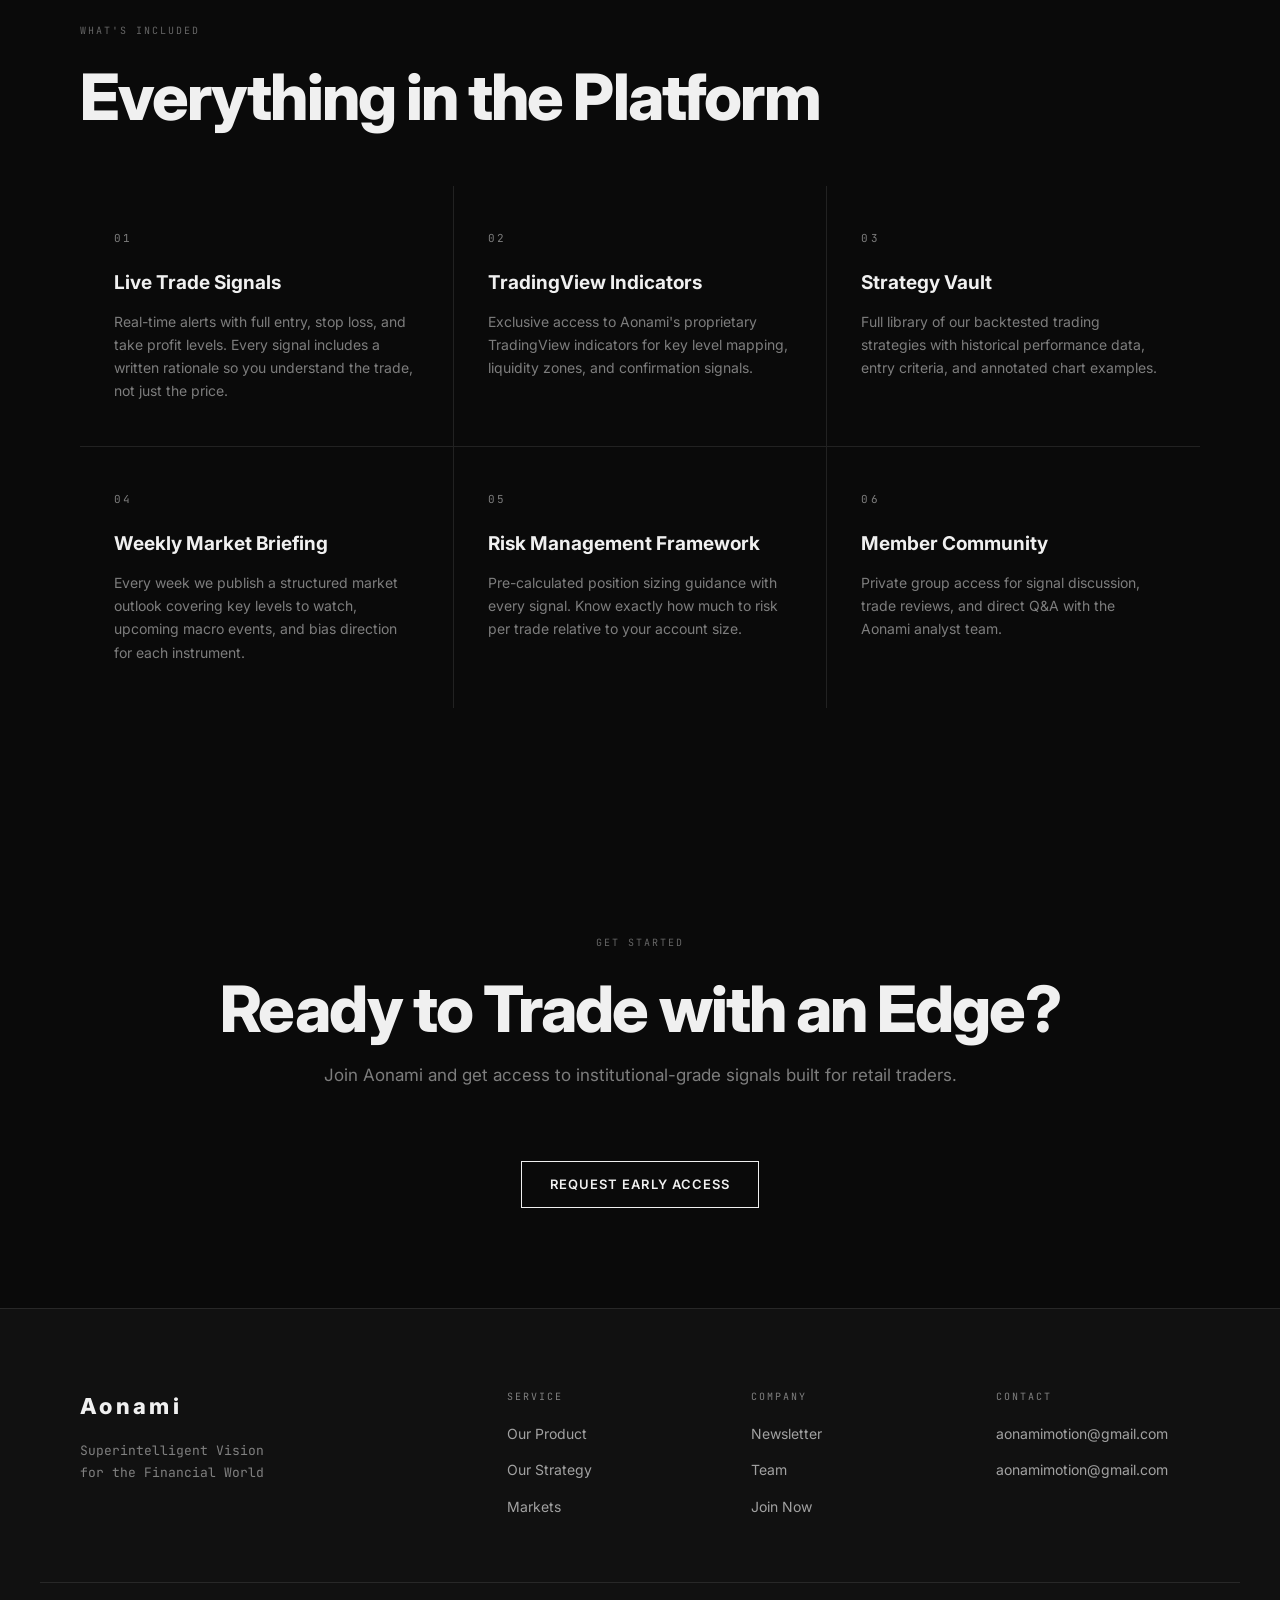
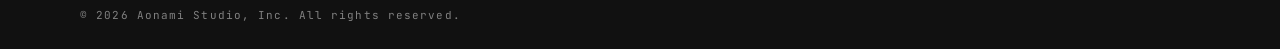
<file: product.html>
<!DOCTYPE html>
<html lang="en">
<head>
  <meta charset="UTF-8" />
  <meta name="viewport" content="width=device-width, initial-scale=1.0" />
  <title>Product — Aonami</title>
  <meta name="description" content="Aonami's financial intelligence platform delivers high-probability trade signals backed by backtested strategies and strict risk frameworks." />
  <link rel="preconnect" href="https://fonts.googleapis.com" />
  <link rel="preconnect" href="https://fonts.gstatic.com" crossorigin />
  <link href="https://fonts.googleapis.com/css2?family=Inter:wght@300;400;500;600;700;800;900&family=JetBrains+Mono:wght@400;500&display=swap" rel="stylesheet" />
  <link rel="stylesheet" href="style.css" />
  <link rel="stylesheet" href="inner.css" />
</head>
<body class="page-light">
  <nav id="navbar" class="navbar light-nav">
    <div class="nav-inner">
      <a href="index.html" class="nav-logo"><svg class="logo-svg" viewBox="0 0 80 20" fill="none"><text x="0" y="16" font-family="Inter" font-weight="800" font-size="16" fill="currentColor">Aonami</text></svg></a>
      <div class="nav-links">
        <a href="product.html"      class="nav-link nav-active">Product</a>
        <a href="strategy.html"     class="nav-link">Strategy</a>
        <a href="index.html#press"  class="nav-link">Newsletter</a>
        <a href="payment.html" class="nav-cta">Join Now</a>
      </div>
      <button class="nav-hamburger" id="hamburger" aria-label="Menu"><span></span><span></span><span></span></button>
    </div>
  </nav>
  <div class="mobile-menu" id="mobile-menu" style="background:#F5F5F0;">
    <div class="mobile-menu-inner">
      <a href="product.html"    class="mobile-link" style="color:#111;">Product</a>
      <a href="strategy.html"   class="mobile-link" style="color:#111;">Strategy</a>
      <a href="index.html#press"  class="mobile-link" style="color:#111;">Newsletter</a>
      <a href="payment.html" class="mobile-link mobile-cta" style="color:#111;border-color:rgba(17,17,17,0.4);">Join Now</a>
    </div>
  </div>

  <section class="ph">
    <div class="ph-tag mono">01 — PRODUCT</div>
    <h1 class="ph-title">Signal<br>Intelligence</h1>
    <p class="ph-sub">Precision-timed trade signals built on strict criteria, backtested strategies, and clear risk parameters — delivered in real time.</p>
  </section>

  <section class="isplit light-section" style="border-top:1px solid var(--color-border-dark);">
    <div class="container">
      <div class="isplit-grid">
        <div class="reveal-block" data-reveal>
          <h2 class="isplit-h dark">What Aonami Delivers</h2>
          <p class="isplit-p dark">Every signal we issue goes through a multi-step confirmation process — validated key levels, momentum confirmation, and liquidity analysis — before it reaches your inbox or dashboard.</p>
          <p class="isplit-p dark">We do not trade on noise. If the setup isn't there, we wait. That discipline is what drives our win rate above 87% consistently.</p>
          <a href="index.html#access" class="btn-outline dark-btn" style="margin-top:24px;">Get Early Access</a>
        </div>
        <div class="reveal-block" data-reveal>
          <table class="spec-tbl">
            <tr><td>Verified Win Rate</td><td>87%+</td></tr>
            <tr><td>Risk-to-Reward Ratio</td><td>2:1 Minimum</td></tr>
            <tr><td>Markets Covered</td><td>Forex, Indices, Gold, Crypto</td></tr>
            <tr><td>Signals Per Month</td><td>15 – 30</td></tr>
            <tr><td>Signal Delivery</td><td>Telegram + Email + Dashboard</td></tr>
            <tr><td>Charting Platform</td><td>TradingView (Proprietary Indicators)</td></tr>
          </table>
        </div>
      </div>
    </div>
  </section>

  <section class="caps-section dark-section">
    <div class="container">
      <span class="section-tag mono light-tag">What's Included</span>
      <h2 class="section-heading light">Everything in the Platform</h2>
      <div class="caps-grid">
        <div class="cap-card reveal-block" data-reveal><div class="cap-num mono">01</div><h3>Live Trade Signals</h3><p>Real-time alerts with full entry, stop loss, and take profit levels. Every signal includes a written rationale so you understand the trade, not just the price.</p></div>
        <div class="cap-card reveal-block" data-reveal><div class="cap-num mono">02</div><h3>TradingView Indicators</h3><p>Exclusive access to Aonami's proprietary TradingView indicators for key level mapping, liquidity zones, and confirmation signals.</p></div>
        <div class="cap-card reveal-block" data-reveal><div class="cap-num mono">03</div><h3>Strategy Vault</h3><p>Full library of our backtested trading strategies with historical performance data, entry criteria, and annotated chart examples.</p></div>
        <div class="cap-card reveal-block" data-reveal><div class="cap-num mono">04</div><h3>Weekly Market Briefing</h3><p>Every week we publish a structured market outlook covering key levels to watch, upcoming macro events, and bias direction for each instrument.</p></div>
        <div class="cap-card reveal-block" data-reveal><div class="cap-num mono">05</div><h3>Risk Management Framework</h3><p>Pre-calculated position sizing guidance with every signal. Know exactly how much to risk per trade relative to your account size.</p></div>
        <div class="cap-card reveal-block" data-reveal><div class="cap-num mono">06</div><h3>Member Community</h3><p>Private group access for signal discussion, trade reviews, and direct Q&amp;A with the Aonami analyst team.</p></div>
      </div>
    </div>
  </section>

  <section class="page-cta-strip dark-section">
    <div class="container" style="text-align:center;">
      <div class="reveal-block" data-reveal>
        <span class="section-tag mono light-tag">Get Started</span>
        <h2 class="section-heading light" style="margin-bottom:20px;">Ready to Trade with an Edge?</h2>
        <p style="color:var(--color-text-dim);font-size:17px;margin-bottom:40px;">Join Aonami and get access to institutional-grade signals built for retail traders.</p>
        <a href="index.html#access" class="btn-outline light-btn">Request Early Access</a>
      </div>
    </div>
  </section>

  <footer class="site-footer"><div class="footer-inner"><div class="footer-brand"><span class="footer-logo">Aonami</span><p class="footer-tagline mono">Superintelligent Vision<br>for the Financial World</p></div><div class="footer-cols"><div class="footer-col"><span class="footer-col-title mono">Service</span><a href="product.html">Our Product</a><a href="strategy.html">Our Strategy</a><a href="index.html#applications">Markets</a></div><div class="footer-col"><span class="footer-col-title mono">Company</span><a href="index.html#press">Newsletter</a><a href="index.html#team">Team</a><a href="payment.html">Join Now</a></div><div class="footer-col"><span class="footer-col-title mono">Contact</span><a href="mailto:aonamimotion@gmail.com">aonamimotion@gmail.com</a><a href="mailto:aonamimotion@gmail.com">aonamimotion@gmail.com</a></div></div></div><div class="footer-bottom"><span class="mono">© 2026 Aonami Studio, Inc. All rights reserved.</span></div></footer>
  <script src="inner.js"></script>
</body>
</html>
</file>
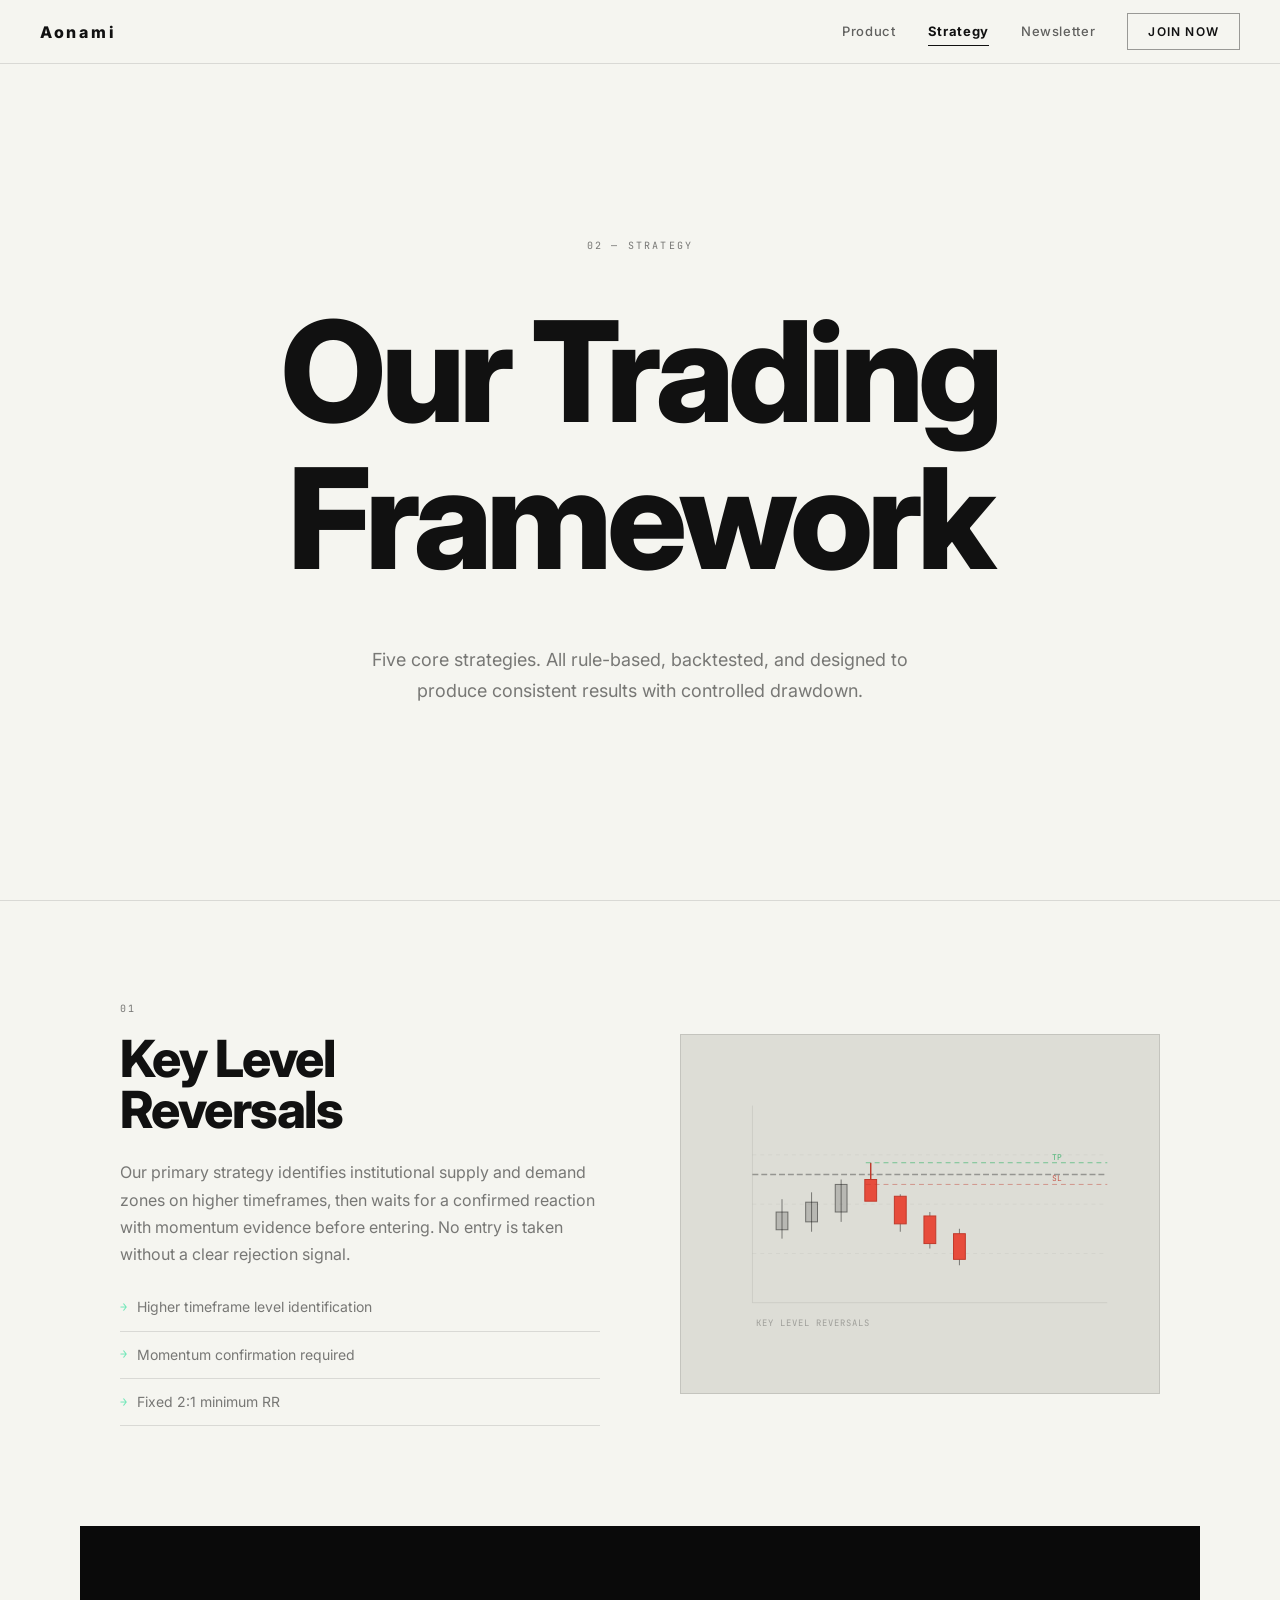
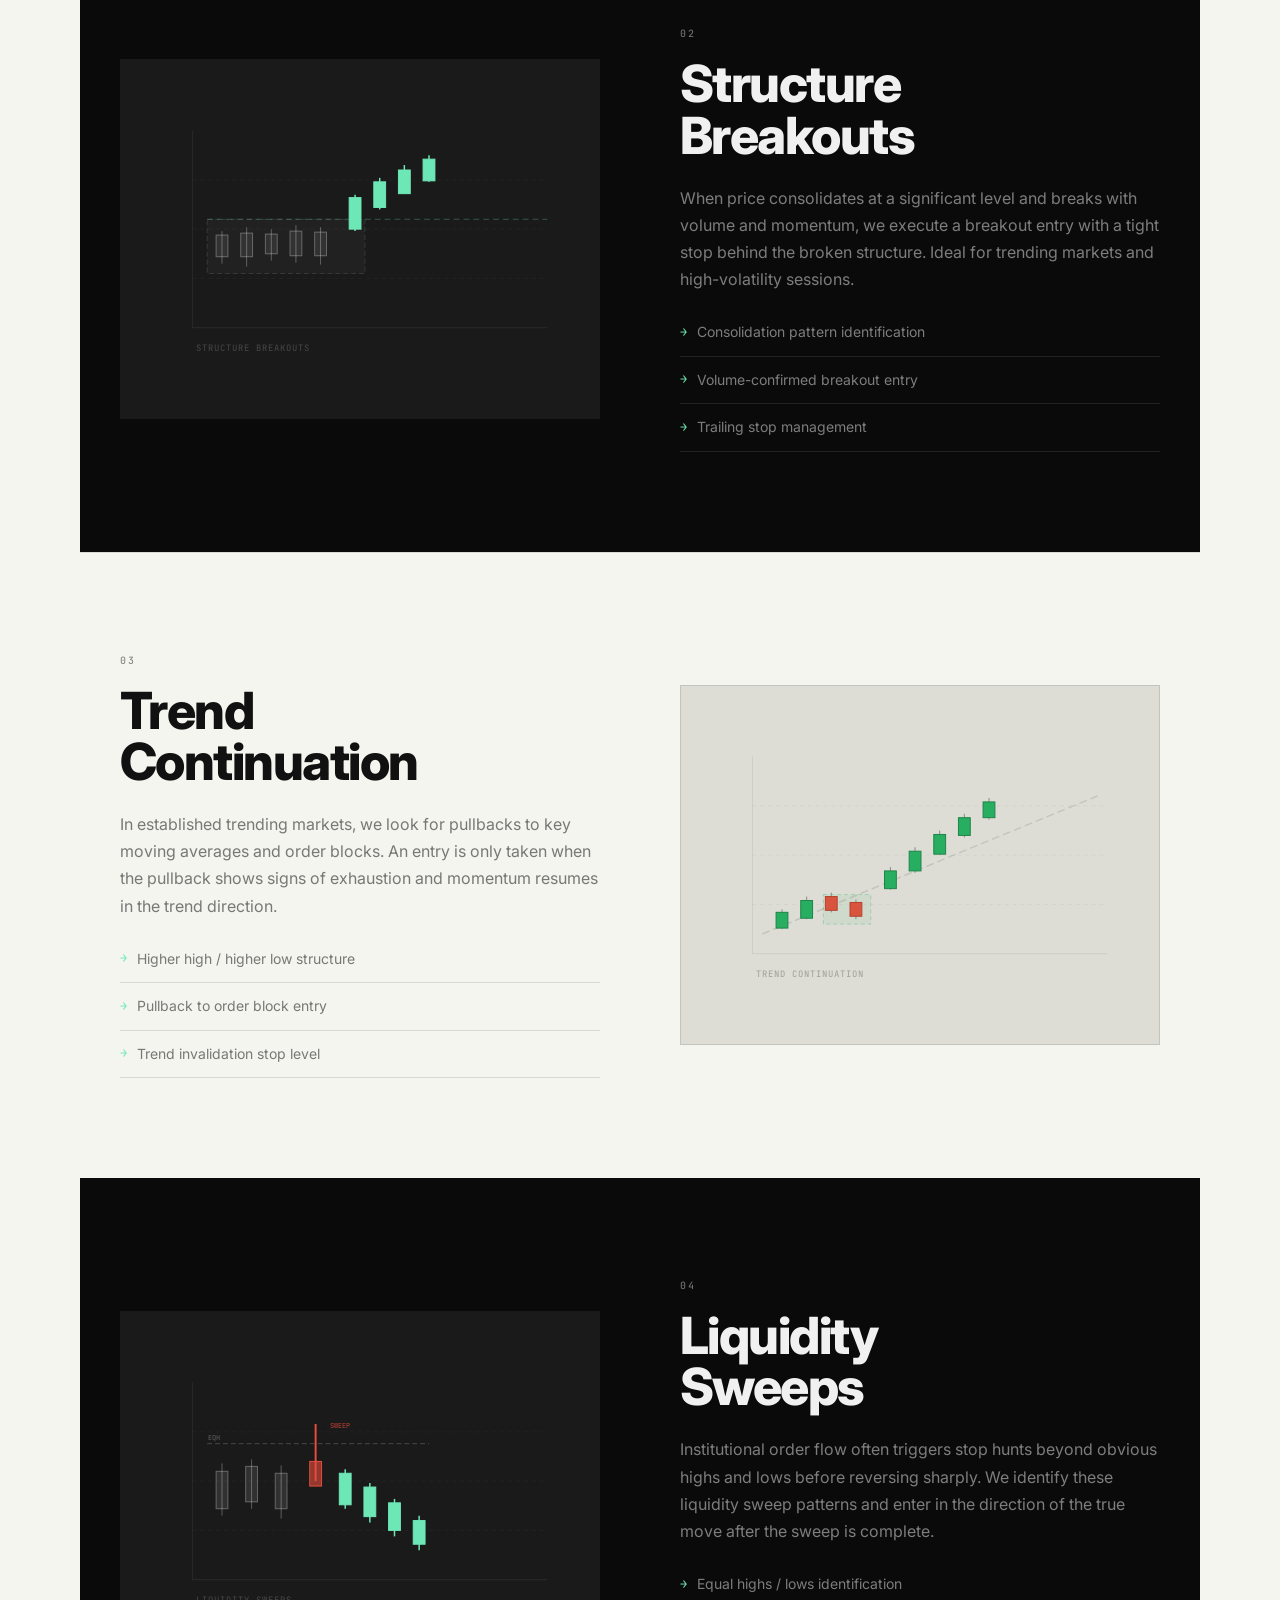
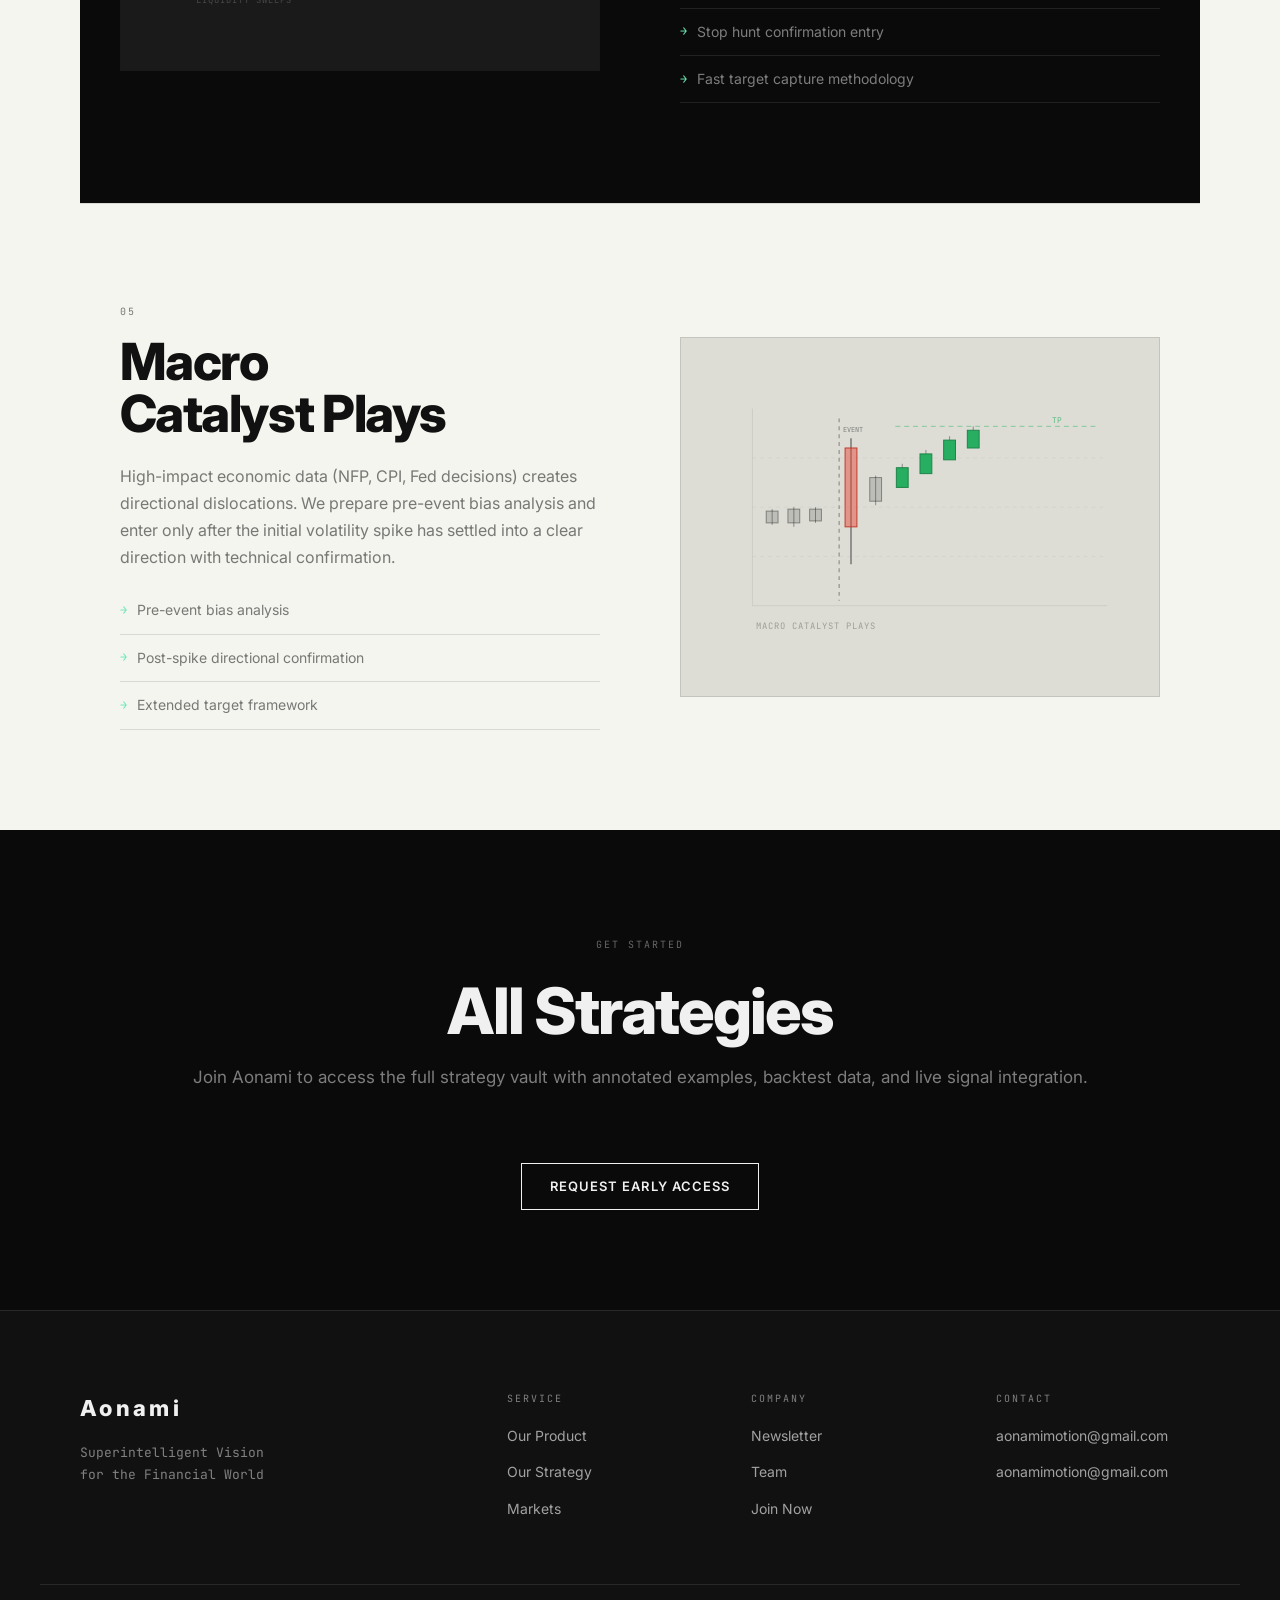
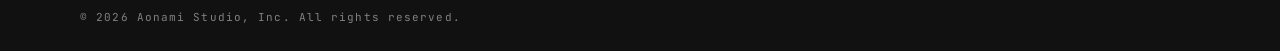
<file: strategy.html>
<!DOCTYPE html>
<html lang="en">
<head>
  <meta charset="UTF-8" />
  <meta name="viewport" content="width=device-width, initial-scale=1.0" />
  <title>Strategy — Aonami</title>
  <meta name="description" content="Explore Aonami's core trading strategies — backtested, rule-based frameworks built for consistency, discipline, and controlled risk." />
  <link rel="preconnect" href="https://fonts.googleapis.com" />
  <link rel="preconnect" href="https://fonts.gstatic.com" crossorigin />
  <link href="https://fonts.googleapis.com/css2?family=Inter:wght@300;400;500;600;700;800;900&family=JetBrains+Mono:wght@400;500&display=swap" rel="stylesheet" />
  <link rel="stylesheet" href="style.css" />
  <link rel="stylesheet" href="inner.css" />
</head>
<body class="page-light">
  <nav id="navbar" class="navbar light-nav">
    <div class="nav-inner">
      <a href="index.html" class="nav-logo"><svg class="logo-svg" viewBox="0 0 80 20" fill="none"><text x="0" y="16" font-family="Inter" font-weight="800" font-size="16" fill="currentColor">Aonami</text></svg></a>
      <div class="nav-links">
        <a href="product.html"      class="nav-link">Product</a>
        <a href="strategy.html"     class="nav-link nav-active">Strategy</a>
        <a href="index.html#press"  class="nav-link">Newsletter</a>
        <a href="payment.html" class="nav-cta">Join Now</a>
      </div>
      <button class="nav-hamburger" id="hamburger" aria-label="Menu"><span></span><span></span><span></span></button>
    </div>
  </nav>
  <div class="mobile-menu" id="mobile-menu" style="background:#F5F5F0;">
    <div class="mobile-menu-inner">
      <a href="product.html"    class="mobile-link" style="color:#111;">Product</a>
      <a href="strategy.html"   class="mobile-link" style="color:#111;">Strategy</a>
      <a href="index.html#press"  class="mobile-link" style="color:#111;">Newsletter</a>
      <a href="payment.html" class="mobile-link mobile-cta" style="color:#111;border-color:rgba(17,17,17,0.4);">Join Now</a>
    </div>
  </div>

  <section class="ph">
    <div class="ph-tag mono">02 — STRATEGY</div>
    <h1 class="ph-title">Our Trading<br>Framework</h1>
    <p class="ph-sub">Five core strategies. All rule-based, backtested, and designed to produce consistent results with controlled drawdown.</p>
  </section>

  <!-- Strategy 1 -->
  <section class="apps-list light-section" style="border-top:1px solid var(--color-border-dark);">
    <div class="container">

      <div class="app-block reveal-block" data-reveal>
        <div class="app-block-inner">
          <div class="app-block-info">
            <span class="app-num mono">01</span>
            <h2 class="app-heading dark">Key Level<br>Reversals</h2>
            <p class="app-body dark">Our primary strategy identifies institutional supply and demand zones on higher timeframes, then waits for a confirmed reaction with momentum evidence before entering. No entry is taken without a clear rejection signal.</p>
            <ul class="app-list dark">
              <li><span class="mono">→</span> Higher timeframe level identification</li>
              <li><span class="mono">→</span> Momentum confirmation required</li>
              <li><span class="mono">→</span> Fixed 2:1 minimum RR</li>
            </ul>
          </div>
          <div class="app-block-visual chart-visual chart-light">
            <svg class="chart-svg" viewBox="0 0 420 260" fill="none" xmlns="http://www.w3.org/2000/svg">
              <!-- Grid lines -->
              <line x1="40" y1="20" x2="40" y2="220" stroke="rgba(17,17,17,0.08)" stroke-width="1"/>
              <line x1="40" y1="220" x2="400" y2="220" stroke="rgba(17,17,17,0.08)" stroke-width="1"/>
              <line x1="40" y1="170" x2="400" y2="170" stroke="rgba(17,17,17,0.05)" stroke-width="1" stroke-dasharray="4 4"/>
              <line x1="40" y1="120" x2="400" y2="120" stroke="rgba(17,17,17,0.05)" stroke-width="1" stroke-dasharray="4 4"/>
              <line x1="40" y1="70"  x2="400" y2="70"  stroke="rgba(17,17,17,0.05)" stroke-width="1" stroke-dasharray="4 4"/>
              
              <!-- Horizontal key level -->
              <line x1="40" y1="90" x2="400" y2="90" stroke="rgba(17,17,17,0.35)" stroke-width="1.5" stroke-dasharray="6 3"/>
              <!-- Candles approaching level -->
              <line x1="70"  y1="155" x2="70"  y2="115" stroke="rgba(17,17,17,0.5)" stroke-width="1"/>
              <rect x="64"  y="128" width="12" height="18" fill="rgba(17,17,17,0.18)" stroke="rgba(17,17,17,0.5)" stroke-width="1"/>
              <line x1="100" y1="148" x2="100" y2="108" stroke="rgba(17,17,17,0.5)" stroke-width="1"/>
              <rect x="94"  y="118" width="12" height="20" fill="rgba(17,17,17,0.18)" stroke="rgba(17,17,17,0.5)" stroke-width="1"/>
              <line x1="130" y1="138" x2="130" y2="95"  stroke="rgba(17,17,17,0.5)" stroke-width="1"/>
              <rect x="124" y="100" width="12" height="28" fill="rgba(17,17,17,0.18)" stroke="rgba(17,17,17,0.5)" stroke-width="1"/>
              <!-- Rejection: wick pokes above level, body stays below -->
              <line x1="160" y1="78" x2="160" y2="115" stroke="#c0392b" stroke-width="1.5"/>
              <rect x="154" y="95" width="12" height="22" fill="#e74c3c" stroke="#c0392b" stroke-width="1"/>
              <!-- Reversal candles dropping -->
              <line x1="190" y1="110" x2="190" y2="148" stroke="rgba(17,17,17,0.5)" stroke-width="1"/>
              <rect x="184" y="112" width="12" height="28" fill="#e74c3c" stroke="#c0392b" stroke-width="1"/>
              <line x1="220" y1="128" x2="220" y2="165" stroke="rgba(17,17,17,0.5)" stroke-width="1"/>
              <rect x="214" y="132" width="12" height="28" fill="#e74c3c" stroke="#c0392b" stroke-width="1"/>
              <line x1="250" y1="145" x2="250" y2="182" stroke="rgba(17,17,17,0.5)" stroke-width="1"/>
              <rect x="244" y="150" width="12" height="26" fill="#e74c3c" stroke="#c0392b" stroke-width="1"/>
              <!-- TP / SL lines -->
              <line x1="155" y1="78" x2="400" y2="78" stroke="#27ae60" stroke-width="1" stroke-dasharray="5 4" opacity="0.6"/>
              <line x1="155" y1="100" x2="400" y2="100" stroke="#c0392b" stroke-width="1" stroke-dasharray="5 4" opacity="0.45"/>
              <text x="344" y="75" font-family="JetBrains Mono,monospace" font-size="8" fill="#27ae60" opacity="0.8">TP</text>
              <text x="344" y="97" font-family="JetBrains Mono,monospace" font-size="8" fill="#c0392b" opacity="0.8">SL</text>

              <!-- Label -->
              <text x="44" y="244" font-family="JetBrains Mono,monospace" font-size="9" fill="rgba(17,17,17,0.3)" letter-spacing="1">KEY LEVEL REVERSALS</text>
            </svg>
          </div>
        </div>
      </div>

      <div class="app-block app-block-alt dark-section reveal-block" data-reveal>
        <div class="app-block-inner">
          <div class="app-block-visual chart-visual chart-dark">
            <svg class="chart-svg" viewBox="0 0 420 260" fill="none" xmlns="http://www.w3.org/2000/svg">
              <!-- Grid lines -->
              <line x1="40" y1="20" x2="40" y2="220" stroke="rgba(255,255,255,0.07)" stroke-width="1"/>
              <line x1="40" y1="220" x2="400" y2="220" stroke="rgba(255,255,255,0.07)" stroke-width="1"/>
              <line x1="40" y1="170" x2="400" y2="170" stroke="rgba(255,255,255,0.04)" stroke-width="1" stroke-dasharray="4 4"/>
              <line x1="40" y1="120" x2="400" y2="120" stroke="rgba(255,255,255,0.04)" stroke-width="1" stroke-dasharray="4 4"/>
              <line x1="40" y1="70"  x2="400" y2="70"  stroke="rgba(255,255,255,0.04)" stroke-width="1" stroke-dasharray="4 4"/>
              
              <!-- Consolidation box -->
              <rect x="55" y="110" width="160" height="55" fill="rgba(255,255,255,0.03)" stroke="rgba(255,255,255,0.12)" stroke-width="1" stroke-dasharray="5 3"/>
              <!-- Consolidation candles -->
              <line x1="70"  y1="122" x2="70"  y2="155" stroke="rgba(255,255,255,0.3)" stroke-width="1"/>
              <rect x="64"  y="126" width="12" height="22" fill="rgba(255,255,255,0.08)" stroke="rgba(255,255,255,0.3)" stroke-width="1"/>
              <line x1="95"  y1="118" x2="95"  y2="158" stroke="rgba(255,255,255,0.3)" stroke-width="1"/>
              <rect x="89"  y="124" width="12" height="24" fill="rgba(255,255,255,0.08)" stroke="rgba(255,255,255,0.3)" stroke-width="1"/>
              <line x1="120" y1="120" x2="120" y2="152" stroke="rgba(255,255,255,0.3)" stroke-width="1"/>
              <rect x="114" y="125" width="12" height="20" fill="rgba(255,255,255,0.08)" stroke="rgba(255,255,255,0.3)" stroke-width="1"/>
              <line x1="145" y1="116" x2="145" y2="154" stroke="rgba(255,255,255,0.3)" stroke-width="1"/>
              <rect x="139" y="122" width="12" height="25" fill="rgba(255,255,255,0.08)" stroke="rgba(255,255,255,0.3)" stroke-width="1"/>
              <line x1="170" y1="118" x2="170" y2="156" stroke="rgba(255,255,255,0.3)" stroke-width="1"/>
              <rect x="164" y="123" width="12" height="24" fill="rgba(255,255,255,0.08)" stroke="rgba(255,255,255,0.3)" stroke-width="1"/>
              <!-- Breakout candle -->
              <line x1="205" y1="85" x2="205" y2="122" stroke="#6ee7b7" stroke-width="1.5"/>
              <rect x="199" y="88" width="12" height="32" fill="#6ee7b7" stroke="#6ee7b7" stroke-width="1"/>
              <!-- Follow-through candles -->
              <line x1="230" y1="68" x2="230" y2="100" stroke="#6ee7b7" stroke-width="1.5"/>
              <rect x="224" y="72" width="12" height="26" fill="#6ee7b7" stroke="#6ee7b7" stroke-width="1"/>
              <line x1="255" y1="55" x2="255" y2="84" stroke="#6ee7b7" stroke-width="1.5"/>
              <rect x="249" y="60" width="12" height="24" fill="#6ee7b7" stroke="#6ee7b7" stroke-width="1"/>
              <line x1="280" y1="45" x2="280" y2="72" stroke="#6ee7b7" stroke-width="1.5"/>
              <rect x="274" y="49" width="12" height="22" fill="#6ee7b7" stroke="#6ee7b7" stroke-width="1"/>
              <!-- Resistance becomes support -->
              <line x1="55" y1="110" x2="400" y2="110" stroke="rgba(110,231,183,0.3)" stroke-width="1" stroke-dasharray="6 4"/>

              <!-- Label -->
              <text x="44" y="244" font-family="JetBrains Mono,monospace" font-size="9" fill="rgba(255,255,255,0.2)" letter-spacing="1">STRUCTURE BREAKOUTS</text>
            </svg>
          </div>
          <div class="app-block-info">
            <span class="app-num mono" style="color:var(--color-text-dim);">02</span>
            <h2 class="app-heading" style="color:var(--color-text);">Structure<br>Breakouts</h2>
            <p class="app-body" style="color:var(--color-text-dim);">When price consolidates at a significant level and breaks with volume and momentum, we execute a breakout entry with a tight stop behind the broken structure. Ideal for trending markets and high-volatility sessions.</p>
            <ul class="app-list" style="color:var(--color-text-dim);">
              <li><span class="mono" style="color:var(--color-dot);">→</span> Consolidation pattern identification</li>
              <li><span class="mono" style="color:var(--color-dot);">→</span> Volume-confirmed breakout entry</li>
              <li><span class="mono" style="color:var(--color-dot);">→</span> Trailing stop management</li>
            </ul>
          </div>
        </div>
      </div>

      <div class="app-block light-section reveal-block" data-reveal style="border-top:1px solid var(--color-border-dark);">
        <div class="app-block-inner">
          <div class="app-block-info">
            <span class="app-num mono">03</span>
            <h2 class="app-heading dark">Trend<br>Continuation</h2>
            <p class="app-body dark">In established trending markets, we look for pullbacks to key moving averages and order blocks. An entry is only taken when the pullback shows signs of exhaustion and momentum resumes in the trend direction.</p>
            <ul class="app-list dark">
              <li><span class="mono">→</span> Higher high / higher low structure</li>
              <li><span class="mono">→</span> Pullback to order block entry</li>
              <li><span class="mono">→</span> Trend invalidation stop level</li>
            </ul>
          </div>
          <div class="app-block-visual chart-visual chart-light">
            <svg class="chart-svg" viewBox="0 0 420 260" fill="none" xmlns="http://www.w3.org/2000/svg">
              <!-- Grid lines -->
              <line x1="40" y1="20" x2="40" y2="220" stroke="rgba(17,17,17,0.08)" stroke-width="1"/>
              <line x1="40" y1="220" x2="400" y2="220" stroke="rgba(17,17,17,0.08)" stroke-width="1"/>
              <line x1="40" y1="170" x2="400" y2="170" stroke="rgba(17,17,17,0.05)" stroke-width="1" stroke-dasharray="4 4"/>
              <line x1="40" y1="120" x2="400" y2="120" stroke="rgba(17,17,17,0.05)" stroke-width="1" stroke-dasharray="4 4"/>
              <line x1="40" y1="70"  x2="400" y2="70"  stroke="rgba(17,17,17,0.05)" stroke-width="1" stroke-dasharray="4 4"/>
              
              <!-- Uptrend line -->
              <line x1="50" y1="200" x2="390" y2="60" stroke="rgba(17,17,17,0.12)" stroke-width="1.5" stroke-dasharray="8 4"/>
              <!-- Rising candles -->
              <line x1="70"  y1="195" x2="70"  y2="175" stroke="rgba(17,17,17,0.4)" stroke-width="1"/>
              <rect x="64"  y="178" width="12" height="16" fill="#27ae60" stroke="#1e8449" stroke-width="1"/>
              <line x1="95"  y1="185" x2="95"  y2="162" stroke="rgba(17,17,17,0.4)" stroke-width="1"/>
              <rect x="89"  y="166" width="12" height="18" fill="#27ae60" stroke="#1e8449" stroke-width="1"/>
              <!-- Pullback candles (red) -->
              <line x1="120" y1="158" x2="120" y2="178" stroke="rgba(17,17,17,0.4)" stroke-width="1"/>
              <rect x="114" y="162" width="12" height="14" fill="#e74c3c" stroke="#c0392b" stroke-width="1"/>
              <line x1="145" y1="165" x2="145" y2="185" stroke="rgba(17,17,17,0.4)" stroke-width="1"/>
              <rect x="139" y="168" width="12" height="14" fill="#e74c3c" stroke="#c0392b" stroke-width="1"/>
              <!-- Order block zone -->
              <rect x="112" y="160" width="48" height="30" fill="rgba(39,174,96,0.08)" stroke="rgba(39,174,96,0.3)" stroke-width="1" stroke-dasharray="4 3"/>
              <!-- Resumption candles -->
              <line x1="180" y1="155" x2="180" y2="132" stroke="rgba(17,17,17,0.4)" stroke-width="1"/>
              <rect x="174" y="136" width="12" height="18" fill="#27ae60" stroke="#1e8449" stroke-width="1"/>
              <line x1="205" y1="138" x2="205" y2="112" stroke="rgba(17,17,17,0.4)" stroke-width="1"/>
              <rect x="199" y="116" width="12" height="20" fill="#27ae60" stroke="#1e8449" stroke-width="1"/>
              <line x1="230" y1="120" x2="230" y2="95" stroke="rgba(17,17,17,0.4)" stroke-width="1"/>
              <rect x="224" y="99" width="12" height="20" fill="#27ae60" stroke="#1e8449" stroke-width="1"/>
              <line x1="255" y1="102" x2="255" y2="78" stroke="rgba(17,17,17,0.4)" stroke-width="1"/>
              <rect x="249" y="82" width="12" height="18" fill="#27ae60" stroke="#1e8449" stroke-width="1"/>
              <line x1="280" y1="84"  x2="280" y2="62" stroke="rgba(17,17,17,0.4)" stroke-width="1"/>
              <rect x="274" y="66" width="12" height="16" fill="#27ae60" stroke="#1e8449" stroke-width="1"/>

              <!-- Label -->
              <text x="44" y="244" font-family="JetBrains Mono,monospace" font-size="9" fill="rgba(17,17,17,0.3)" letter-spacing="1">TREND CONTINUATION</text>
            </svg>
          </div>
        </div>
      </div>

      <div class="app-block app-block-alt dark-section reveal-block" data-reveal>
        <div class="app-block-inner">
          <div class="app-block-visual chart-visual chart-dark">
            <svg class="chart-svg" viewBox="0 0 420 260" fill="none" xmlns="http://www.w3.org/2000/svg">
              <!-- Grid lines -->
              <line x1="40" y1="20" x2="40" y2="220" stroke="rgba(255,255,255,0.07)" stroke-width="1"/>
              <line x1="40" y1="220" x2="400" y2="220" stroke="rgba(255,255,255,0.07)" stroke-width="1"/>
              <line x1="40" y1="170" x2="400" y2="170" stroke="rgba(255,255,255,0.04)" stroke-width="1" stroke-dasharray="4 4"/>
              <line x1="40" y1="120" x2="400" y2="120" stroke="rgba(255,255,255,0.04)" stroke-width="1" stroke-dasharray="4 4"/>
              <line x1="40" y1="70"  x2="400" y2="70"  stroke="rgba(255,255,255,0.04)" stroke-width="1" stroke-dasharray="4 4"/>
              
              <!-- Equal highs line -->
              <line x1="55" y1="82" x2="280" y2="82" stroke="rgba(255,255,255,0.2)" stroke-width="1" stroke-dasharray="5 3"/>
              <text x="56" y="78" font-family="JetBrains Mono,monospace" font-size="7" fill="rgba(255,255,255,0.3)">EQH</text>
              <!-- Candles building equal highs -->
              <line x1="70"  y1="155" x2="70"  y2="102" stroke="rgba(255,255,255,0.3)" stroke-width="1"/>
              <rect x="64"  y="110" width="12" height="38" fill="rgba(255,255,255,0.1)" stroke="rgba(255,255,255,0.3)" stroke-width="1"/>
              <line x1="100" y1="148" x2="100" y2="98"  stroke="rgba(255,255,255,0.3)" stroke-width="1"/>
              <rect x="94"  y="105" width="12" height="36" fill="rgba(255,255,255,0.1)" stroke="rgba(255,255,255,0.3)" stroke-width="1"/>
              <line x1="130" y1="158" x2="130" y2="104" stroke="rgba(255,255,255,0.3)" stroke-width="1"/>
              <rect x="124" y="112" width="12" height="36" fill="rgba(255,255,255,0.1)" stroke="rgba(255,255,255,0.3)" stroke-width="1"/>
              <!-- Sweep candle: wick pierces above EQH -->
              <line x1="165" y1="62" x2="165" y2="120" stroke="#e74c3c" stroke-width="2"/>
              <rect x="159" y="100" width="12" height="25" fill="rgba(231,76,60,0.6)" stroke="#e74c3c" stroke-width="1"/>
              <!-- Sweep label -->
              <text x="180" y="66" font-family="JetBrains Mono,monospace" font-size="7" fill="#e74c3c" opacity="0.8">SWEEP</text>
              <!-- Sharp reversal candles -->
              <line x1="195" y1="108" x2="195" y2="148" stroke="#6ee7b7" stroke-width="1.5"/>
              <rect x="189" y="112" width="12" height="32" fill="#6ee7b7" stroke="#6ee7b7" stroke-width="1"/>
              <line x1="220" y1="122" x2="220" y2="162" stroke="#6ee7b7" stroke-width="1.5"/>
              <rect x="214" y="126" width="12" height="30" fill="#6ee7b7" stroke="#6ee7b7" stroke-width="1"/>
              <line x1="245" y1="138" x2="245" y2="176" stroke="#6ee7b7" stroke-width="1.5"/>
              <rect x="239" y="142" width="12" height="28" fill="#6ee7b7" stroke="#6ee7b7" stroke-width="1"/>
              <line x1="270" y1="155" x2="270" y2="190" stroke="#6ee7b7" stroke-width="1.5"/>
              <rect x="264" y="160" width="12" height="24" fill="#6ee7b7" stroke="#6ee7b7" stroke-width="1"/>

              <!-- Label -->
              <text x="44" y="244" font-family="JetBrains Mono,monospace" font-size="9" fill="rgba(255,255,255,0.2)" letter-spacing="1">LIQUIDITY SWEEPS</text>
            </svg>
          </div>
          <div class="app-block-info">
            <span class="app-num mono" style="color:var(--color-text-dim);">04</span>
            <h2 class="app-heading" style="color:var(--color-text);">Liquidity<br>Sweeps</h2>
            <p class="app-body" style="color:var(--color-text-dim);">Institutional order flow often triggers stop hunts beyond obvious highs and lows before reversing sharply. We identify these liquidity sweep patterns and enter in the direction of the true move after the sweep is complete.</p>
            <ul class="app-list" style="color:var(--color-text-dim);">
              <li><span class="mono" style="color:var(--color-dot);">→</span> Equal highs / lows identification</li>
              <li><span class="mono" style="color:var(--color-dot);">→</span> Stop hunt confirmation entry</li>
              <li><span class="mono" style="color:var(--color-dot);">→</span> Fast target capture methodology</li>
            </ul>
          </div>
        </div>
      </div>

      <div class="app-block light-section reveal-block" data-reveal style="border-top:1px solid var(--color-border-dark);">
        <div class="app-block-inner">
          <div class="app-block-info">
            <span class="app-num mono">05</span>
            <h2 class="app-heading dark">Macro<br>Catalyst Plays</h2>
            <p class="app-body dark">High-impact economic data (NFP, CPI, Fed decisions) creates directional dislocations. We prepare pre-event bias analysis and enter only after the initial volatility spike has settled into a clear direction with technical confirmation.</p>
            <ul class="app-list dark">
              <li><span class="mono">→</span> Pre-event bias analysis</li>
              <li><span class="mono">→</span> Post-spike directional confirmation</li>
              <li><span class="mono">→</span> Extended target framework</li>
            </ul>
          </div>
          <div class="app-block-visual chart-visual chart-light">
            <svg class="chart-svg" viewBox="0 0 420 260" fill="none" xmlns="http://www.w3.org/2000/svg">
              <!-- Grid lines -->
              <line x1="40" y1="20" x2="40" y2="220" stroke="rgba(17,17,17,0.08)" stroke-width="1"/>
              <line x1="40" y1="220" x2="400" y2="220" stroke="rgba(17,17,17,0.08)" stroke-width="1"/>
              <line x1="40" y1="170" x2="400" y2="170" stroke="rgba(17,17,17,0.05)" stroke-width="1" stroke-dasharray="4 4"/>
              <line x1="40" y1="120" x2="400" y2="120" stroke="rgba(17,17,17,0.05)" stroke-width="1" stroke-dasharray="4 4"/>
              <line x1="40" y1="70"  x2="400" y2="70"  stroke="rgba(17,17,17,0.05)" stroke-width="1" stroke-dasharray="4 4"/>
              
              <!-- Calm pre-event candles -->
              <line x1="60"  y1="138" x2="60"  y2="122" stroke="rgba(17,17,17,0.4)" stroke-width="1"/>
              <rect x="54"  y="124" width="12" height="12" fill="rgba(17,17,17,0.15)" stroke="rgba(17,17,17,0.4)" stroke-width="1"/>
              <line x1="82"  y1="140" x2="82"  y2="120" stroke="rgba(17,17,17,0.4)" stroke-width="1"/>
              <rect x="76"  y="122" width="12" height="14" fill="rgba(17,17,17,0.15)" stroke="rgba(17,17,17,0.4)" stroke-width="1"/>
              <line x1="104" y1="136" x2="104" y2="120" stroke="rgba(17,17,17,0.4)" stroke-width="1"/>
              <rect x="98"  y="122" width="12" height="12" fill="rgba(17,17,17,0.15)" stroke="rgba(17,17,17,0.4)" stroke-width="1"/>
              <!-- Event line -->
              <line x1="128" y1="30" x2="128" y2="215" stroke="rgba(17,17,17,0.3)" stroke-width="1.5" stroke-dasharray="4 4"/>
              <text x="132" y="44" font-family="JetBrains Mono,monospace" font-size="7" fill="rgba(17,17,17,0.45)">EVENT</text>
              <!-- Spike candle -->
              <line x1="140" y1="50" x2="140" y2="178" stroke="rgba(17,17,17,0.5)" stroke-width="1.5"/>
              <rect x="134" y="60" width="12" height="80" fill="rgba(231,76,60,0.5)" stroke="#c0392b" stroke-width="1"/>
              <!-- Settling + directional candles -->
              <line x1="165" y1="88" x2="165" y2="118" stroke="rgba(17,17,17,0.4)" stroke-width="1"/>
              <rect x="159" y="90" width="12" height="24" fill="rgba(17,17,17,0.15)" stroke="rgba(17,17,17,0.4)" stroke-width="1"/>
              <!-- Confirmed direction (up) -->
              <line x1="192" y1="76" x2="192" y2="100" stroke="rgba(17,17,17,0.4)" stroke-width="1"/>
              <rect x="186" y="80" width="12" height="20" fill="#27ae60" stroke="#1e8449" stroke-width="1"/>
              <line x1="216" y1="62" x2="216" y2="86" stroke="rgba(17,17,17,0.4)" stroke-width="1"/>
              <rect x="210" y="66" width="12" height="20" fill="#27ae60" stroke="#1e8449" stroke-width="1"/>
              <line x1="240" y1="48" x2="240" y2="72" stroke="rgba(17,17,17,0.4)" stroke-width="1"/>
              <rect x="234" y="52" width="12" height="20" fill="#27ae60" stroke="#1e8449" stroke-width="1"/>
              <line x1="264" y1="38" x2="264" y2="60" stroke="rgba(17,17,17,0.4)" stroke-width="1"/>
              <rect x="258" y="42" width="12" height="18" fill="#27ae60" stroke="#1e8449" stroke-width="1"/>
              <!-- TP line -->
              <line x1="185" y1="38" x2="390" y2="38" stroke="#27ae60" stroke-width="1" stroke-dasharray="5 4" opacity="0.5"/>
              <text x="344" y="35" font-family="JetBrains Mono,monospace" font-size="8" fill="#27ae60" opacity="0.7">TP</text>

              <!-- Label -->
              <text x="44" y="244" font-family="JetBrains Mono,monospace" font-size="9" fill="rgba(17,17,17,0.3)" letter-spacing="1">MACRO CATALYST PLAYS</text>
            </svg>
          </div>
        </div>
      </div>

    </div>
  </section>

  <section class="page-cta-strip dark-section">
    <div class="container" style="text-align:center;">
      <div class="reveal-block" data-reveal>
        <span class="section-tag mono light-tag">Get Started</span>
        <h2 class="section-heading light" style="margin-bottom:20px;">All Strategies</h2>
        <p style="color:var(--color-text-dim);font-size:17px;margin-bottom:40px;">Join Aonami to access the full strategy vault with annotated examples, backtest data, and live signal integration.</p>
        <a href="index.html#access" class="btn-outline light-btn">Request Early Access</a>
      </div>
    </div>
  </section>

  <footer class="site-footer"><div class="footer-inner"><div class="footer-brand"><span class="footer-logo">Aonami</span><p class="footer-tagline mono">Superintelligent Vision<br>for the Financial World</p></div><div class="footer-cols"><div class="footer-col"><span class="footer-col-title mono">Service</span><a href="product.html">Our Product</a><a href="strategy.html">Our Strategy</a><a href="index.html#applications">Markets</a></div><div class="footer-col"><span class="footer-col-title mono">Company</span><a href="index.html#press">Newsletter</a><a href="index.html#team">Team</a><a href="payment.html">Join Now</a></div><div class="footer-col"><span class="footer-col-title mono">Contact</span><a href="mailto:aonamimotion@gmail.com">aonamimotion@gmail.com</a><a href="mailto:aonamimotion@gmail.com">aonamimotion@gmail.com</a></div></div></div><div class="footer-bottom"><span class="mono">© 2026 Aonami Studio, Inc. All rights reserved.</span></div></footer>
  <script src="inner.js"></script>
</body>
</html>
</file>
<file: style.css>
/* ============================================================
   MATTER — MAIN STYLESHEET
   Flat background, no gradients/glassmorphism
   ============================================================ */

/* ---- TOKENS ---- */
:root {
  --color-bg: #0A0A0A;
  --color-bg-light: #F5F5F0;
  --color-surface: #111111;
  --color-surface-2: #181818;
  --color-text: #F0F0F0;
  --color-text-dim: rgba(240,240,240,0.5);
  --color-text-dark: #111111;
  --color-text-dark-dim: rgba(17,17,17,0.55);
  --color-accent: #E8E0D0;
  --color-accent-2: #C8C0B0;
  --color-border: rgba(240,240,240,0.1);
  --color-border-dark: rgba(17,17,17,0.12);
  --color-dot: #6EE7B7;
  --font-sans: 'Inter', system-ui, sans-serif;
  --font-mono: 'JetBrains Mono', 'Courier New', monospace;
  --nav-h: 64px;
  --ease-out: cubic-bezier(0.16, 1, 0.3, 1);
  --ease-in-out: cubic-bezier(0.45, 0, 0.55, 1);
  --trans-fast: 0.2s;
  --trans-med: 0.45s;
  --trans-slow: 0.8s;
}

/* ---- RESET ---- */
*, *::before, *::after { box-sizing: border-box; margin: 0; padding: 0; }
html { scroll-behavior: smooth; font-size: 16px; }
body {
  font-family: var(--font-sans);
  background: var(--color-bg);
  color: var(--color-text);
  overflow-x: hidden;
  line-height: 1.6;
  -webkit-font-smoothing: antialiased;
}
a { text-decoration: none; color: inherit; }
ul { list-style: none; }
button { cursor: pointer; font-family: inherit; }
input, select, textarea { font-family: inherit; }
.mono { font-family: var(--font-mono); }

/* ---- LAYOUT ---- */
.container {
  max-width: 1200px;
  margin: 0 auto;
  padding: 0 40px;
}
section { position: relative; }

/* ============================================================
   NAVIGATION
   ============================================================ */
.navbar {
  position: fixed;
  top: 0; left: 0; right: 0;
  z-index: 1000;
  height: var(--nav-h);
  background: transparent;
  transition: background var(--trans-med) var(--ease-out),
              border-bottom var(--trans-med) var(--ease-out);
}
.navbar.scrolled {
  background: rgba(10,10,10,0.97);
  border-bottom: 1px solid var(--color-border);
}
.navbar.light-nav {
  background: rgba(245,245,240,0.97);
  border-bottom: 1px solid var(--color-border-dark);
}
.nav-inner {
  max-width: 1400px;
  margin: 0 auto;
  padding: 0 40px;
  height: 100%;
  display: flex;
  align-items: center;
  justify-content: space-between;
}
.nav-logo {
  font-family: var(--font-sans);
  font-weight: 800;
  font-size: 18px;
  letter-spacing: 0.15em;
  color: var(--color-text);
  transition: opacity var(--trans-fast);
  display: flex;
  align-items: center;
}
.nav-logo .logo-svg { height: 20px; width: auto; }
.navbar.light-nav .nav-logo { color: var(--color-text-dark); }
.nav-logo:hover { opacity: 0.7; }

.nav-links {
  display: flex;
  align-items: center;
  gap: 32px;
}
.nav-link {
  font-size: 13px;
  font-weight: 500;
  letter-spacing: 0.05em;
  color: rgba(240,240,240,0.75);
  transition: color var(--trans-fast);
  position: relative;
}
.nav-link::after {
  content: '';
  position: absolute;
  bottom: -4px; left: 0;
  width: 0; height: 1px;
  background: currentColor;
  transition: width var(--trans-med) var(--ease-out);
}
.nav-link:hover { color: var(--color-text); }
.nav-link:hover::after { width: 100%; }
.navbar.light-nav .nav-link { color: rgba(17,17,17,0.65); }
.navbar.light-nav .nav-link:hover { color: var(--color-text-dark); }

.nav-cta {
  font-size: 12px;
  font-weight: 600;
  letter-spacing: 0.1em;
  text-transform: uppercase;
  padding: 8px 20px;
  border: 1px solid rgba(240,240,240,0.5);
  color: var(--color-text);
  transition: background var(--trans-fast), color var(--trans-fast), border-color var(--trans-fast);
}
.nav-cta:hover {
  background: var(--color-text);
  color: var(--color-bg);
}
.navbar.light-nav .nav-cta {
  border-color: rgba(17,17,17,0.4);
  color: var(--color-text-dark);
}
.navbar.light-nav .nav-cta:hover {
  background: var(--color-text-dark);
  color: var(--color-bg-light);
}

.nav-hamburger {
  display: none;
  flex-direction: column;
  gap: 5px;
  background: none;
  border: none;
  padding: 6px;
}
.nav-hamburger span {
  display: block;
  width: 22px; height: 1.5px;
  background: var(--color-text);
  transition: transform var(--trans-med), opacity var(--trans-med);
}
.navbar.light-nav .nav-hamburger span { background: var(--color-text-dark); }

/* MOBILE MENU */
.mobile-menu {
  position: fixed;
  top: 0; left: 0; right: 0; bottom: 0;
  z-index: 999;
  background: var(--color-bg);
  display: flex;
  align-items: center;
  justify-content: center;
  opacity: 0;
  pointer-events: none;
  transition: opacity var(--trans-med) var(--ease-out);
}
.mobile-menu.open {
  opacity: 1;
  pointer-events: all;
}
.mobile-menu-inner {
  display: flex;
  flex-direction: column;
  align-items: center;
  gap: 28px;
}
.mobile-link {
  font-size: 28px;
  font-weight: 700;
  letter-spacing: -0.02em;
  color: var(--color-text);
  transform: translateY(20px);
  opacity: 0;
  transition: transform var(--trans-slow) var(--ease-out), opacity var(--trans-slow) var(--ease-out);
}
.mobile-menu.open .mobile-link {
  transform: none;
  opacity: 1;
}
.mobile-menu.open .mobile-link:nth-child(1) { transition-delay: 0.05s; }
.mobile-menu.open .mobile-link:nth-child(2) { transition-delay: 0.10s; }
.mobile-menu.open .mobile-link:nth-child(3) { transition-delay: 0.15s; }
.mobile-menu.open .mobile-link:nth-child(4) { transition-delay: 0.20s; }
.mobile-menu.open .mobile-link:nth-child(5) { transition-delay: 0.25s; }
.mobile-menu.open .mobile-link:nth-child(6) { transition-delay: 0.30s; }
.mobile-menu.open .mobile-link:nth-child(7) { transition-delay: 0.35s; }
.mobile-cta {
  font-size: 14px !important;
  padding: 12px 32px;
  border: 1px solid rgba(240,240,240,0.4);
  margin-top: 12px;
}

/* ============================================================
   HERO SECTION
   ============================================================ */
.hero {
  position: relative;
  width: 100%;
  height: 100vh;
  min-height: 700px;
  background: #0A0A0A;
  overflow: hidden;
  display: flex;
  flex-direction: column;
  align-items: center;
  justify-content: center;
}
.hero-video-wrap {
  position: absolute;
  inset: 0;
  overflow: hidden;
}
#hero-canvas {
  width: 100%;
  height: 100%;
  display: block;
}
.hero-scan-overlay {
  position: absolute;
  inset: 0;
  pointer-events: none;
}
.scan-line {
  position: absolute;
  left: 0; right: 0;
  height: 1px;
  background: rgba(110, 231, 183, 0.4);
  top: 0;
  animation: scanDown 4s linear infinite;
  box-shadow: 0 0 20px rgba(110,231,183,0.3);
}
@keyframes scanDown {
  0%   { top: 0; opacity: 0; }
  5%   { opacity: 1; }
  95%  { opacity: 1; }
  100% { top: 100%; opacity: 0; }
}

/* Tech Labels */
.tech-label {
  position: absolute;
  display: flex;
  align-items: center;
  gap: 8px;
  opacity: 0;
  transform: translateX(-12px);
  animation: labelIn 0.8s var(--ease-out) forwards;
  pointer-events: none;
}
.tech-label:nth-child(1) { animation-delay: 1.2s; }
.tech-label:nth-child(2) { animation-delay: 1.6s; }
.tech-label:nth-child(3) { animation-delay: 2.0s; }
.tech-label:nth-child(4) { animation-delay: 2.4s; }
@keyframes labelIn {
  to { opacity: 1; transform: none; }
}
.label-dot {
  width: 6px; height: 6px;
  border-radius: 50%;
  background: var(--color-dot);
  box-shadow: 0 0 8px rgba(110,231,183,0.6);
  flex-shrink: 0;
  animation: dotPulse 2s ease-in-out infinite;
}
@keyframes dotPulse {
  0%, 100% { opacity: 1; transform: scale(1); }
  50% { opacity: 0.6; transform: scale(1.4); }
}
.label-content {
  display: flex;
  flex-direction: column;
  gap: 2px;
  background: rgba(10,10,10,0.7);
  border: 1px solid rgba(110,231,183,0.25);
  padding: 6px 10px;
}
.label-title {
  font-size: 9px;
  letter-spacing: 0.12em;
  color: var(--color-dot);
  text-transform: uppercase;
}
.label-value {
  font-size: 12px;
  color: var(--color-text);
}
.cross-hair {
  position: absolute;
  width: 24px; height: 24px;
  border: 1px solid rgba(110,231,183,0.5);
  opacity: 0;
  animation: crossIn 0.5s var(--ease-out) forwards;
  pointer-events: none;
}
.cross-hair::before, .cross-hair::after {
  content: '';
  position: absolute;
  background: rgba(110,231,183,0.5);
}
.cross-hair::before { width: 1px; height: 8px; left: 50%; top: -4px; transform: translateX(-50%); }
.cross-hair::after  { height: 1px; width: 8px; top: 50%; left: -4px; transform: translateY(-50%); }
#crosshair-1 { animation-delay: 1.8s; }
#crosshair-2 { animation-delay: 2.2s; }
@keyframes crossIn { to { opacity: 1; } }

.hero-content {
  position: relative;
  z-index: 10;
  text-align: center;
  padding: 0 24px;
}
.hero-headline {
  font-size: clamp(48px, 8vw, 110px);
  font-weight: 800;
  letter-spacing: -0.03em;
  line-height: 1.0;
  color: var(--color-text);
  display: flex;
  flex-direction: column;
  gap: 0.05em;
}
.hero-line {
  display: block;
  opacity: 0;
  transform: translateY(40px);
  animation: lineUp 1s var(--ease-out) forwards;
}
#hero-line-1 { animation-delay: 0.3s; }
#hero-line-2 { animation-delay: 0.5s; }
#hero-line-3 { animation-delay: 0.7s; }
@keyframes lineUp {
  to { opacity: 1; transform: none; }
}

.hero-bottom {
  position: absolute;
  bottom: 48px;
  left: 50%;
  transform: translateX(-50%);
  display: flex;
  flex-direction: column;
  align-items: center;
  gap: 24px;
  z-index: 10;
}
.hero-sub {
  font-family: var(--font-mono);
  font-size: 12px;
  letter-spacing: 0.2em;
  color: rgba(240,240,240,0.55);
  text-transform: uppercase;
  opacity: 0;
  animation: fadeUp 0.8s var(--ease-out) 1.2s forwards;
}
@keyframes fadeUp {
  from { opacity: 0; transform: translateY(16px); }
  to   { opacity: 1; transform: none; }
}
.scroll-indicator {
  opacity: 0;
  animation: fadeUp 0.8s var(--ease-out) 1.5s forwards;
}
.scroll-mouse {
  width: 22px; height: 36px;
  border: 1px solid rgba(240,240,240,0.35);
  border-radius: 11px;
  display: flex;
  justify-content: center;
  padding-top: 6px;
}
.scroll-wheel {
  width: 3px; height: 8px;
  background: rgba(240,240,240,0.5);
  border-radius: 2px;
  animation: wheelDown 2s ease-in-out infinite;
}
@keyframes wheelDown {
  0%, 100% { transform: translateY(0); opacity: 1; }
  70%       { transform: translateY(10px); opacity: 0; }
}

/* ============================================================
   REVEAL ANIMATION (scroll-driven)
   ============================================================ */
[data-reveal] {
  opacity: 0;
  transform: translateY(30px);
  transition: opacity 0.8s var(--ease-out), transform 0.8s var(--ease-out);
}
[data-reveal].revealed {
  opacity: 1;
  transform: none;
}

/* ============================================================
   SECTION TAGS & HEADINGS
   ============================================================ */
.section-tag {
  display: inline-block;
  font-size: 10px;
  letter-spacing: 0.2em;
  text-transform: uppercase;
  color: var(--color-text-dim);
  margin-bottom: 24px;
}
.section-tag.light-tag { color: rgba(240,240,240,0.4); }
.section-tag.dark-tag  { color: rgba(17,17,17,0.5); }

.section-heading {
  font-size: clamp(36px, 5vw, 64px);
  font-weight: 800;
  letter-spacing: -0.03em;
  line-height: 1.05;
  color: var(--color-text);
  margin-bottom: 48px;
}
.section-heading.dark  { color: var(--color-text-dark); }
.section-heading.light { color: var(--color-text); }

/* ============================================================
   VISION SECTION
   ============================================================ */
.vision-section {
  background: #0A0A0A;
  padding: 140px 0;
}
.vision-lead {
  font-size: clamp(22px, 3vw, 36px);
  font-weight: 400;
  letter-spacing: -0.02em;
  line-height: 1.3;
  color: var(--color-text);
  max-width: 900px;
  margin-bottom: 60px;
}
.vision-cols {
  display: grid;
  grid-template-columns: 1fr 1fr;
  gap: 48px;
  border-top: 1px solid var(--color-border);
  padding-top: 48px;
}
.vision-col { color: var(--color-text-dim); font-size: 16px; line-height: 1.7; }

/* ============================================================
   STATS SECTION
   ============================================================ */
.stats-section {
  background: #111111;
  border-top: 1px solid var(--color-border);
  border-bottom: 1px solid var(--color-border);
  padding: 80px 0;
}
.stats-inner {
  max-width: 1100px;
  margin: 0 auto;
  padding: 0 40px;
  display: flex;
  align-items: center;
  justify-content: space-between;
  gap: 40px;
}
.stat-item {
  display: flex;
  flex-direction: column;
  align-items: center;
  text-align: center;
  flex: 1;
}
.stat-num {
  font-size: clamp(56px, 7vw, 96px);
  font-weight: 800;
  letter-spacing: -0.04em;
  line-height: 1;
  color: var(--color-text);
}
.stat-unit {
  font-size: 28px;
  font-weight: 400;
  color: var(--color-text-dim);
  margin-left: 4px;
}
.stat-label {
  font-size: 11px;
  letter-spacing: 0.15em;
  text-transform: uppercase;
  color: var(--color-text-dim);
  margin-top: 10px;
}
.stat-divider {
  width: 1px;
  height: 80px;
  background: var(--color-border);
}

/* ============================================================
   FEATURE SECTIONS
   ============================================================ */
.dark-section { background: #0A0A0A; }
.light-section { background: #F5F5F0; }

.feature-section { padding: 120px 0; }
.feature-sticky-wrap {
  max-width: 1200px;
  margin: 0 auto;
  padding: 0 40px;
  display: grid;
  grid-template-columns: 1fr 1fr;
  gap: 80px;
  align-items: start;
}
.feature-visual {
  position: sticky;
  top: 100px;
}
.feature-visual canvas {
  width: 100%;
  min-height: 480px;
  display: block;
  border: 1px solid var(--color-border);
}
.feature-content-stack { display: flex; flex-direction: column; gap: 60px; }
.feature-intro {}
.feature-heading {
  font-size: clamp(36px, 4vw, 64px);
  font-weight: 800;
  letter-spacing: -0.03em;
  color: var(--color-text);
  margin-bottom: 24px;
  margin-top: 16px;
}
.feature-heading.dark { color: var(--color-text-dark); }
.feature-body { font-size: 17px; line-height: 1.7; color: var(--color-text-dim); }
.feature-body.dark { color: var(--color-text-dark-dim); }

.feature-cards {
  display: flex;
  flex-direction: column;
  gap: 24px;
}
.feat-card {
  padding: 28px 32px;
  border: 1px solid var(--color-border);
  background: #111111;
  transition: background var(--trans-fast), border-color var(--trans-fast), transform var(--trans-med) var(--ease-out);
}
.feat-card:hover {
  background: #181818;
  border-color: rgba(240,240,240,0.2);
  transform: translateY(-3px);
}
.feat-card-icon {
  width: 40px; height: 40px;
  color: rgba(240,240,240,0.5);
  margin-bottom: 16px;
  transition: color var(--trans-fast);
}
.feat-card:hover .feat-card-icon { color: var(--color-text); }
.feat-card h3 { font-size: 17px; font-weight: 600; margin-bottom: 10px; }
.feat-card p  { font-size: 14px; line-height: 1.6; color: var(--color-text-dim); }

/* ============================================================
   ROBOTICS SPLIT
   ============================================================ */
.split-layout {
  display: grid;
  grid-template-columns: 1fr 1fr;
  gap: 80px;
  align-items: center;
}
.split-left {}
.split-right {}
.robotics-visual {
  position: relative;
  background: var(--color-bg-light);
}
#robotics-canvas {
  width: 100%;
  display: block;
  aspect-ratio: 4/3;
}
.spec-overlay {
  position: absolute;
  bottom: 0; left: 0; right: 0;
  padding: 16px 20px;
  background: rgba(245,245,240,0.95);
  border-top: 1px solid var(--color-border-dark);
  display: grid;
  grid-template-columns: 1fr 1fr;
  gap: 10px 24px;
}
.spec-row { display: flex; justify-content: space-between; align-items: center; }
.spec-key { font-size: 10px; letter-spacing: 0.1em; color: var(--color-text-dark-dim); }
.spec-val { font-size: 13px; color: var(--color-text-dark); font-weight: 500; }

.btn-outline {
  display: inline-block;
  margin-top: 32px;
  padding: 12px 28px;
  border: 1.5px solid;
  font-size: 13px;
  font-weight: 600;
  letter-spacing: 0.08em;
  text-transform: uppercase;
  transition: background var(--trans-fast), color var(--trans-fast);
}
.btn-outline.dark-btn {
  border-color: var(--color-text-dark);
  color: var(--color-text-dark);
}
.btn-outline.dark-btn:hover {
  background: var(--color-text-dark);
  color: var(--color-bg-light);
}
.btn-outline.light-btn {
  border-color: var(--color-text);
  color: var(--color-text);
}
.btn-outline.light-btn:hover {
  background: var(--color-text);
  color: var(--color-bg);
}

/* ============================================================
   APPLICATIONS / TABS
   ============================================================ */
.apps-section {
  background: #0A0A0A;
  padding: 120px 0;
}
.tabs-wrap { margin-top: 48px; }
.tabs-nav {
  display: flex;
  gap: 0;
  border-bottom: 1px solid var(--color-border);
  margin-bottom: 48px;
}
.tab-btn {
  background: none;
  border: none;
  color: var(--color-text-dim);
  font-size: 13px;
  font-weight: 500;
  letter-spacing: 0.05em;
  padding: 14px 24px;
  position: relative;
  transition: color var(--trans-fast);
}
.tab-btn::after {
  content: '';
  position: absolute;
  bottom: -1px; left: 0; right: 0;
  height: 1px;
  background: var(--color-text);
  transform: scaleX(0);
  transition: transform var(--trans-med) var(--ease-out);
}
.tab-btn:hover { color: var(--color-text); }
.tab-btn.active { color: var(--color-text); }
.tab-btn.active::after { transform: scaleX(1); }

.tab-panel {
  display: none;
  grid-template-columns: 1fr 1fr;
  gap: 60px;
  align-items: start;
}
.tab-panel.active { display: grid; }

.tab-visual {
  position: relative;
  overflow: hidden;
}
.app-canvas { width: 100%; display: block; aspect-ratio: 4/3; }
.hover-reveal {
  position: absolute;
  bottom: 12px; left: 50%; transform: translateX(-50%);
  background: rgba(10,10,10,0.75);
  border: 1px solid var(--color-border);
  padding: 6px 14px;
  font-size: 10px;
  letter-spacing: 0.12em;
  color: var(--color-text-dim);
  pointer-events: none;
  opacity: 1;
  transition: opacity var(--trans-med);
}
.tab-visual:hover .hover-reveal { opacity: 0; }

.tab-info { padding-top: 8px; }
.tab-info h3 { font-size: 28px; font-weight: 700; letter-spacing: -0.02em; margin-bottom: 16px; }
.tab-info p  { font-size: 15px; line-height: 1.7; color: var(--color-text-dim); margin-bottom: 28px; }

.spec-list { display: flex; flex-direction: column; gap: 12px; }
.spec-list li {
  font-size: 14px;
  color: var(--color-text-dim);
  display: flex;
  align-items: center;
  gap: 10px;
  padding-bottom: 12px;
  border-bottom: 1px solid var(--color-border);
}
.spec-list li .mono { color: var(--color-dot); font-size: 12px; }

/* ============================================================
   TECHNOLOGY SECTION
   ============================================================ */
.tech-section { padding: 120px 0; }
.tech-layers { display: flex; flex-direction: column; gap: 0; }
.tech-layer {
  display: grid;
  grid-template-columns: 48px 1fr 1fr;
  gap: 32px;
  align-items: center;
  padding: 40px 0;
  border-top: 1px solid var(--color-border);
  transition: background var(--trans-fast);
  cursor: default;
}
.tech-layer:last-child { border-bottom: 1px solid var(--color-border); }
.tech-layer:hover { background: #111111; padding-left: 16px; padding-right: 16px; margin-left: -16px; margin-right: -16px; }

.tech-layer-num {
  font-size: 12px;
  letter-spacing: 0.2em;
  color: var(--color-text-dim);
}
.tech-layer-bar {
  height: 2px;
  background: rgba(240,240,240,0.1);
  overflow: hidden;
}
.tech-bar-fill {
  height: 100%;
  background: var(--color-text);
  width: 0;
  transition: width 1s var(--ease-out);
}
.tech-layer.revealed .tech-bar-fill { width: var(--target-width); }
.tech-layer-info h3 { font-size: 17px; font-weight: 600; margin-bottom: 8px; }
.tech-layer-info p  { font-size: 13px; line-height: 1.6; color: var(--color-text-dim); }

/* ============================================================
   PRESS SECTION
   ============================================================ */
.press-section { padding: 120px 0; }
.press-grid {
  display: grid;
  grid-template-columns: repeat(3, 1fr);
  gap: 32px;
}
.press-card {
  padding: 36px 32px;
  border: 1px solid var(--color-border-dark);
  background: #F5F5F0;
  transition: transform var(--trans-med) var(--ease-out), border-color var(--trans-fast), box-shadow var(--trans-med);
}
.press-card:hover {
  transform: translateY(-6px);
  border-color: rgba(17,17,17,0.25);
  box-shadow: 0 16px 40px rgba(0,0,0,0.08);
}
.press-date { font-size: 11px; letter-spacing: 0.15em; text-transform: uppercase; color: var(--color-text-dark-dim); display: block; margin-bottom: 16px; }
.press-title { font-size: 20px; font-weight: 700; letter-spacing: -0.02em; line-height: 1.3; color: var(--color-text-dark); margin-bottom: 14px; }
.press-excerpt { font-size: 14px; line-height: 1.6; color: var(--color-text-dark-dim); margin-bottom: 24px; }
.press-link {
  font-size: 12px;
  font-weight: 600;
  letter-spacing: 0.1em;
  text-transform: uppercase;
  color: var(--color-text-dark);
  display: flex;
  align-items: center;
  gap: 8px;
  transition: gap var(--trans-fast);
}
.press-link:hover { gap: 14px; }
.press-link .arrow { transition: transform var(--trans-med) var(--ease-out); }
.press-card:hover .arrow { transform: translateX(4px); }

/* ============================================================
   TEAM SECTION
   ============================================================ */
.team-section { padding: 120px 0; }
.team-grid {
  display: grid;
  grid-template-columns: repeat(4, 1fr);
  gap: 28px;
  margin-bottom: 64px;
}
.team-card {
  background: #EEEEE8;
  border: 1px solid rgba(17,17,17,0.08);
  overflow: hidden;
  transition: transform var(--trans-med) var(--ease-out), box-shadow var(--trans-med);
}
.team-card:hover {
  transform: translateY(-6px);
  box-shadow: 0 20px 50px rgba(0,0,0,0.1);
}
.team-avatar {
  width: 100%;
  aspect-ratio: 1 / 0.9;
  display: flex;
  align-items: center;
  justify-content: center;
  overflow: hidden;
}
.team-avatar svg { width: 80px; height: 80px; opacity: 0.35; }
.team-info { padding: 24px; }
.team-info h3 { font-size: 17px; font-weight: 700; margin-bottom: 4px; color: var(--color-text-dark); }
.team-role { font-size: 10px; letter-spacing: 0.12em; text-transform: uppercase; color: var(--color-text-dark-dim); display: block; margin-bottom: 12px; }
.team-info p { font-size: 13px; line-height: 1.6; color: var(--color-text-dark-dim); }

.join-bar {
  padding: 32px 40px;
  border: 1px solid var(--color-border-dark);
  background: #EEEEE8;
  display: flex;
  align-items: center;
  justify-content: space-between;
  gap: 24px;
}
.join-bar span { font-size: 18px; font-weight: 400; color: var(--color-text-dark); }
.join-bar strong { font-weight: 700; }

/* ============================================================
   CTA SECTION
   ============================================================ */
.cta-section { padding: 140px 0; }
.cta-inner { max-width: 700px; }
.cta-headline {
  font-size: clamp(40px, 6vw, 80px);
  font-weight: 800;
  letter-spacing: -0.03em;
  color: var(--color-text);
  margin-bottom: 24px;
  margin-top: 16px;
}
.cta-sub { font-size: 17px; line-height: 1.7; color: var(--color-text-dim); margin-bottom: 48px; }

.access-form { display: flex; flex-direction: column; gap: 16px; }
.form-row { display: grid; grid-template-columns: 1fr 1fr; gap: 16px; }
.form-row.single { grid-template-columns: 1fr; }
.form-input {
  background: #111111;
  border: 1px solid var(--color-border);
  color: var(--color-text);
  padding: 14px 18px;
  font-size: 15px;
  outline: none;
  transition: border-color var(--trans-fast);
  width: 100%;
  appearance: none;
}
.form-input:focus { border-color: rgba(240,240,240,0.5); }
.form-input::placeholder { color: var(--color-text-dim); }
.form-select { cursor: pointer; }
.form-select option { background: #111111; }

.btn-primary {
  background: var(--color-text);
  color: var(--color-bg);
  border: none;
  padding: 16px 40px;
  font-size: 14px;
  font-weight: 700;
  letter-spacing: 0.1em;
  text-transform: uppercase;
  width: 100%;
  transition: background var(--trans-fast), transform var(--trans-med) var(--ease-out);
  cursor: pointer;
}
.btn-primary:hover {
  background: var(--color-accent);
  transform: translateY(-2px);
}

/* ============================================================
   FOOTER
   ============================================================ */
.site-footer {
  background: #111111;
  border-top: 1px solid var(--color-border);
  padding: 80px 0 0;
}
.footer-inner {
  max-width: 1200px;
  margin: 0 auto;
  padding: 0 40px 64px;
  display: grid;
  grid-template-columns: 1fr 2fr;
  gap: 80px;
}
.footer-logo {
  font-size: 22px;
  font-weight: 800;
  letter-spacing: 0.15em;
  display: block;
  margin-bottom: 16px;
}
.footer-tagline { font-size: 13px; line-height: 1.7; color: var(--color-text-dim); }
.footer-cols { display: grid; grid-template-columns: repeat(3, 1fr); gap: 40px; }
.footer-col { display: flex; flex-direction: column; gap: 14px; }
.footer-col-title { font-size: 10px; letter-spacing: 0.2em; text-transform: uppercase; color: var(--color-text-dim); margin-bottom: 4px; }
.footer-col a { font-size: 14px; color: rgba(240,240,240,0.65); transition: color var(--trans-fast); }
.footer-col a:hover { color: var(--color-text); }
.footer-bottom {
  max-width: 1200px;
  margin: 0 auto;
  padding: 24px 40px;
  border-top: 1px solid var(--color-border);
  font-size: 11px;
  letter-spacing: 0.1em;
  color: var(--color-text-dim);
}

/* ============================================================
   CURSOR (custom)
   ============================================================ */
.cursor-ring {
  position: fixed;
  width: 36px; height: 36px;
  border: 1px solid rgba(240,240,240,0.5);
  border-radius: 50%;
  pointer-events: none;
  z-index: 9999;
  transform: translate(-50%,-50%);
  transition: width 0.3s, height 0.3s, border-color 0.3s, background 0.3s;
  mix-blend-mode: difference;
}
.cursor-dot {
  position: fixed;
  width: 5px; height: 5px;
  background: white;
  border-radius: 50%;
  pointer-events: none;
  z-index: 9999;
  transform: translate(-50%,-50%);
  mix-blend-mode: difference;
}
.cursor-ring.hover {
  width: 60px; height: 60px;
  border-color: rgba(240,240,240,0.85);
}

/* ============================================================
   RESPONSIVE
   ============================================================ */
@media (max-width: 1024px) {
  .feature-sticky-wrap { grid-template-columns: 1fr; }
  .feature-visual { position: relative; top: auto; }
  .split-layout { grid-template-columns: 1fr; }
  .team-grid { grid-template-columns: 1fr 1fr; }
  .press-grid { grid-template-columns: 1fr 1fr; }
  .tech-layer { grid-template-columns: 40px 1fr; }
  .tech-layer-info { grid-column: 1 / -1; }
}

@media (max-width: 768px) {
  :root { --nav-h: 56px; }
  .nav-links { display: none; }
  .nav-hamburger { display: flex; }
  .container { padding: 0 24px; }
  .nav-inner { padding: 0 24px; }
  .hero-headline { font-size: 42px; }
  .stats-inner { flex-direction: column; gap: 40px; }
  .stat-divider { width: 80px; height: 1px; }
  .vision-cols, .form-row { grid-template-columns: 1fr; }
  .tab-panel.active { grid-template-columns: 1fr; }
  .tabs-nav { flex-wrap: wrap; }
  .team-grid { grid-template-columns: 1fr; }
  .press-grid { grid-template-columns: 1fr; }
  .footer-inner { grid-template-columns: 1fr; gap: 48px; }
  .footer-cols { grid-template-columns: 1fr 1fr; }
  .join-bar { flex-direction: column; text-align: center; }
  .tech-label { display: none; }
}

@media (max-width: 480px) {
  .hero-headline { font-size: 34px; }
  .footer-cols { grid-template-columns: 1fr; }
}

/* ============================================================
   SECTION TRANSITIONS (page-level)
   ============================================================ */
.section-fade-in {
  animation: secFadeIn 0.6s var(--ease-out) both;
}
@keyframes secFadeIn {
  from { opacity: 0; transform: translateY(20px); }
  to   { opacity: 1; transform: none; }
}

/* === TradingView FULL COVER (Paste at bottom) === */
.tradingview-overlay {
  position: absolute;
  inset: 0;
  width: 100%;
  height: 100%;
  border: none;
  z-index: 10;
}

/* Hide original visuals underneath */
#robotics-canvas {
  opacity: 0;
}

.spec-overlay {
  display: none;
}

/* TradingView chart sized to match robotics canvas */
.tradingview-box {
  width: 100%;
  aspect-ratio: 4/3;
  overflow: hidden;
  position: relative;
  border: 1px solid var(--color-border-dark);
}

.tradingview-chart {
  width: 100%;
  height: 100%;
  border: none;
  display: block;
}

/* === Newsletter Coming Soon === */
.newsletter-coming {
  display: flex;
  justify-content: center;
  padding: 64px 0 24px;
}

.newsletter-coming-inner {
  display: flex;
  flex-direction: column;
  align-items: center;
  text-align: center;
  max-width: 560px;
  gap: 28px;
}

.newsletter-coming-icon {
  width: 64px;
  height: 64px;
  color: rgba(17,17,17,0.25);
}
.newsletter-coming-icon svg {
  width: 100%;
  height: 100%;
}

.newsletter-coming-text {
  font-size: 17px;
  line-height: 1.75;
  color: rgba(17,17,17,0.55);
}

.newsletter-notify-btn {
  font-size: 13px;
  padding: 14px 32px;
  letter-spacing: 0.04em;
  white-space: nowrap;
}

/* === Markets tab chart visuals === */
.tab-chart-visual {
  width: 100%;
  background: #111111;
  border: 1px solid rgba(255,255,255,0.06);
  display: flex;
  align-items: center;
  justify-content: center;
  padding: 24px;
  box-sizing: border-box;
}
.tab-chart-svg {
  width: 100%;
  height: auto;
  display: block;
}
</file>
<file: inner.css>
/* ============================================================
   INNER PAGES — Shared stylesheet
   Used by: aerospace.html, robotics.html,
            applications.html, technology.html, team.html
   ============================================================ */

/* Page body backgrounds */
.page-light { background: #F5F5F0; }
.page-dark  { background: #0A0A0A; }

/* Keep dark navbar solid on dark-bg pages */
.page-dark .navbar.scrolled {
  background: rgba(10,10,10,0.97);
}
/* Keep light navbar solid on light-bg pages */
.page-light .navbar {
  background: rgba(245,245,240,0.97);
}

/* Active link — light nav */
.nav-active {
  color: var(--color-text-dark) !important;
  font-weight: 700 !important;
}
.nav-active::after { width: 100% !important; }

/* Active link — dark nav */
.nav-active-dark {
  color: var(--color-text) !important;
  font-weight: 700 !important;
}
.nav-active-dark::after { width: 100% !important; }

/* ---- PAGE HERO ---- */
.ph {
  min-height: 100vh;
  display: flex;
  flex-direction: column;
  align-items: center;
  justify-content: center;
  text-align: center;
  padding: calc(var(--nav-h) + 100px) 40px 120px;
  background: #F5F5F0;
  position: relative;
  overflow: hidden;
  gap: 0;
}
.ph-dark { background: #0A0A0A; }

.ph-tag {
  font-size: 10px;
  letter-spacing: 0.22em;
  text-transform: uppercase;
  color: var(--color-text-dark-dim);
  margin-bottom: 44px;
  opacity: 0;
  animation: phFadeUp 0.7s var(--ease-out) 0.3s forwards;
}
.ph-title {
  font-size: clamp(64px, 11vw, 140px);
  font-weight: 800;
  letter-spacing: -0.04em;
  line-height: 1.05;
  color: var(--color-text-dark);
  opacity: 0;
  animation: phFadeUp 0.9s var(--ease-out) 0.45s forwards;
  margin-bottom: 52px;
}
.ph-sub {
  font-size: 18px;
  line-height: 1.75;
  color: var(--color-text-dark-dim);
  max-width: 540px;
  opacity: 0;
  animation: phFadeUp 0.8s var(--ease-out) 0.65s forwards;
}
@keyframes phFadeUp {
  from { opacity: 0; transform: translateY(28px); }
  to   { opacity: 1; transform: none; }
}

/* ---- INTRO SPLIT ---- */
.isplit { padding: 120px 0; }
.isplit-grid {
  display: grid;
  grid-template-columns: 1fr 1fr;
  gap: 80px;
  align-items: start;
}
.isplit-h {
  font-size: clamp(34px, 3.5vw, 54px);
  font-weight: 800;
  letter-spacing: -0.03em;
  line-height: 1.05;
  color: var(--color-text);
  margin-bottom: 24px;
}
.isplit-h.dark { color: var(--color-text-dark); }
.isplit-p {
  font-size: 17px;
  line-height: 1.75;
  color: var(--color-text-dim);
  margin-bottom: 16px;
}
.isplit-p.dark { color: var(--color-text-dark-dim); }

/* ---- SPEC TABLE ---- */
.spec-tbl {
  width: 100%;
  border-collapse: collapse;
}
.spec-tbl tr { border-top: 1px solid var(--color-border-dark); }
.spec-tbl td { padding: 16px 0; font-size: 14px; }
.spec-tbl td:first-child {
  font-family: var(--font-mono);
  font-size: 11px;
  letter-spacing: 0.1em;
  color: var(--color-text-dark-dim);
  width: 55%;
}
.spec-tbl td:last-child { font-weight: 600; color: var(--color-text-dark); }

.spec-tbl-dark tr { border-top-color: var(--color-border); }
.spec-tbl-dark td:first-child { color: var(--color-text-dim); }
.spec-tbl-dark td:last-child  { color: var(--color-text); }

/* ---- CAPABILITY CARDS ---- */
.caps-section { padding: 120px 0; }
.caps-grid {
  display: grid;
  grid-template-columns: repeat(3, 1fr);
  gap: 1px;
  background: var(--color-border);
  margin-top: 56px;
}
.cap-card {
  background: #0A0A0A;
  padding: 44px 34px;
  transition: background var(--trans-med);
}
.cap-card:hover { background: #111111; }
.cap-num {
  font-size: 11px;
  letter-spacing: 0.2em;
  color: var(--color-text-dim);
  margin-bottom: 20px;
  display: block;
}
.cap-card h3 { font-size: 19px; font-weight: 700; color: var(--color-text); margin-bottom: 12px; }
.cap-card p  { font-size: 14px; line-height: 1.65; color: var(--color-text-dim); }

/* Light variant cap cards */
.caps-grid-light { background: var(--color-border-dark); }
.cap-card-light  { background: #EEEEE8; }
.cap-card-light:hover { background: #E4E4DC; }

/* ---- APPLICATIONS BLOCKS ---- */
.apps-list { padding: 0; }
.app-block { padding: 100px 0; }
.app-block-inner {
  max-width: 1200px;
  margin: 0 auto;
  padding: 0 40px;
  display: grid;
  grid-template-columns: 1fr 1fr;
  gap: 80px;
  align-items: center;
}
.app-block-alt .app-block-inner { }
.app-num {
  font-size: 10px;
  letter-spacing: 0.22em;
  text-transform: uppercase;
  color: var(--color-text-dark-dim);
  display: block;
  margin-bottom: 16px;
}
.app-heading {
  font-size: clamp(36px, 4vw, 60px);
  font-weight: 800;
  letter-spacing: -0.03em;
  line-height: 1.0;
  color: var(--color-text);
  margin-bottom: 24px;
}
.app-heading.dark { color: var(--color-text-dark); }
.app-body {
  font-size: 16px;
  line-height: 1.7;
  color: var(--color-text-dim);
  margin-bottom: 28px;
}
.app-body.dark { color: var(--color-text-dark-dim); }
.app-list {
  display: flex;
  flex-direction: column;
  gap: 12px;
  color: var(--color-text-dim);
}
.app-list.dark { color: var(--color-text-dark-dim); }
.app-list li {
  font-size: 14px;
  display: flex;
  align-items: center;
  gap: 10px;
  padding-bottom: 12px;
  border-bottom: 1px solid var(--color-border);
}
.app-list.dark li { border-bottom-color: var(--color-border-dark); }
.app-list .mono { color: var(--color-dot); font-size: 12px; }
.app-block-visual {
  aspect-ratio: 4/3;
  border: 1px solid var(--color-border-dark);
}

/* ---- PAGE CTA STRIP ---- */
.page-cta-strip { padding: 100px 0; }

/* ---- RESPONSIVE ---- */
@media (max-width: 960px) {
  .isplit-grid, .app-block-inner { grid-template-columns: 1fr; gap: 48px; }
  .app-block-alt .app-block-inner { display: flex; flex-direction: column-reverse; }
  .caps-grid { grid-template-columns: 1fr 1fr; }
}
@media (max-width: 600px) {
  .caps-grid { grid-template-columns: 1fr; }
  .ph-title { font-size: 60px; }
  .app-block-inner { padding: 0 24px; }
}

/* === TradingView Chart === */
.tradingview-box {
  width: 100%;
  aspect-ratio: 4/3;
  overflow: hidden;
  position: relative;
}

/* === Strategy chart placeholders === */
.chart-visual {
  display: flex;
  align-items: center;
  justify-content: center;
  padding: 32px;
}
.chart-light { background: #DDDDD6; }
.chart-dark  { background: #1A1A1A; }

.chart-svg {
  width: 100%;
  height: 100%;
  max-width: 420px;
}
</file>
